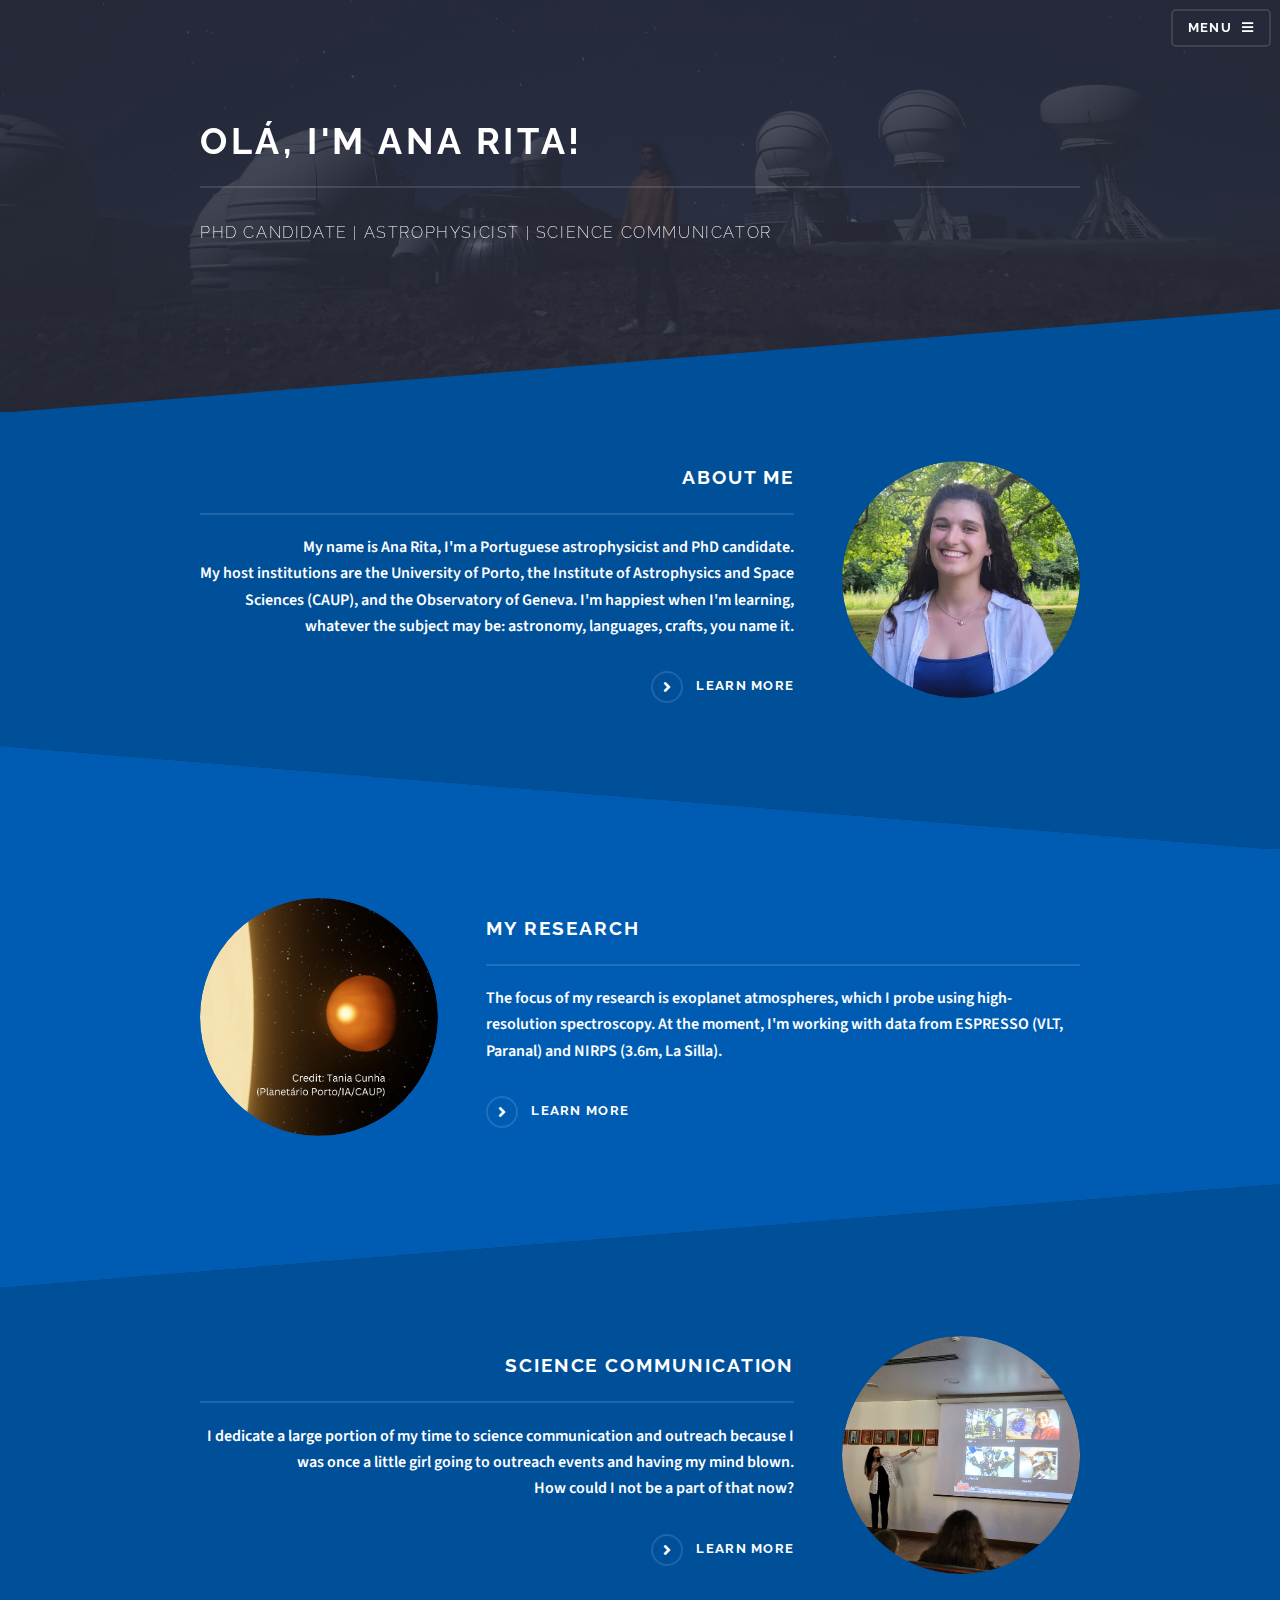
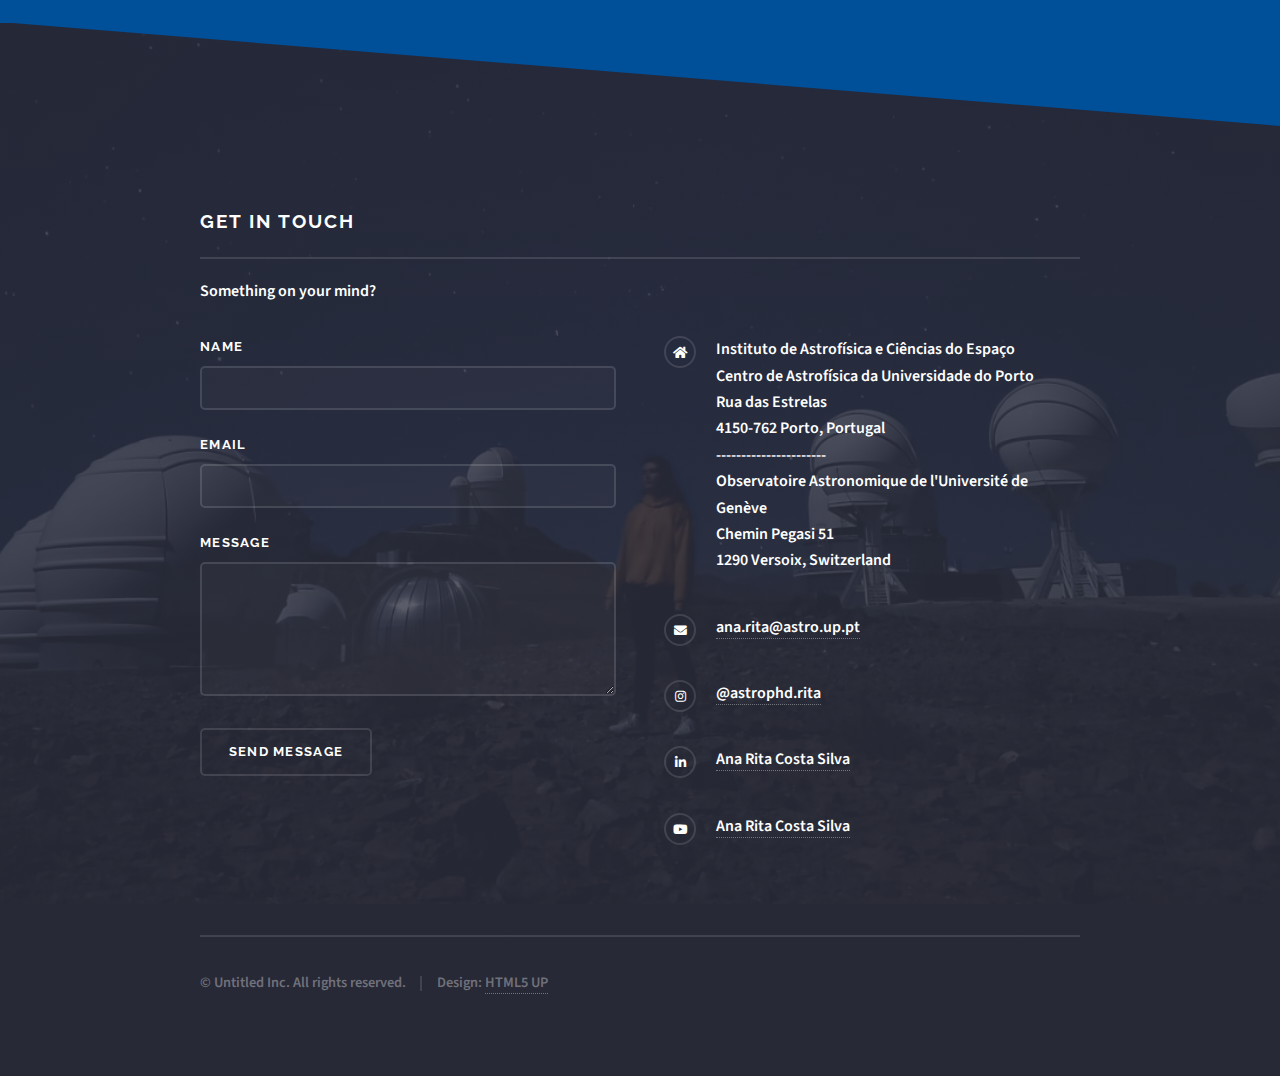
<file: index.html>
<!DOCTYPE HTML>
<!--
	Solid State by HTML5 UP
	html5up.net | @ajlkn
	Free for personal and commercial use under the CCA 3.0 license (html5up.net/license)
-->
<html>
	<head>
		<title>A. R. Costa Silva</title>
		<meta charset="utf-8" />
		<meta name="viewport" content="width=device-width, initial-scale=1, user-scalable=no" />
		<link rel="stylesheet" href="assets/css/main.css" />
		<noscript><link rel="stylesheet" href="assets/css/noscript.css" /></noscript>
	</head>
	<body class="is-preload">

		<!-- Page Wrapper -->
			<div id="page-wrapper">

				<!-- Header -->
					<header id="header" class="alt">
						<h1><a href="index.html">A. R. Costa Silva</a></h1>
						<nav>
							<a href="#menu">Menu</a>
						</nav>
					</header>

				<!-- Menu -->
					<nav id="menu">
						<div class="inner">
							<h2>Menu</h2>
							<ul class="links">
								<li><a href="index.html">Home</a></li>
								<li><a href="aboutme.html">About me</a></li>
								<li><a href="research.html">Research</a></li>
								<li><a href="outreach.html">Outreach</a></li>
								<!-- <li><a href="cv.html">CV</a></li> -->
								<!-- <li><a href="blog.html">Blog</a></li> -->

							</ul>
							<a href="#" class="close">Close</a>
						</div>
					</nav>

				<!-- Banner -->
					<section id="banner">
						<div class="inner">
<!--							<div class="logo"><span class="icon fa-gem"></span></div> -->
							<h2>Olá, I'm Ana Rita!</h2>
							<p> PhD candidate  |  Astrophysicist  |  Science communicator</p>
						</div>
					</section>

				<!-- Wrapper -->
					<section id="wrapper">

						<!-- One -->
							<section id="one" class="wrapper spotlight style1">
								<div class="inner">
									<a href="aboutme.html" class="image"><img src="images/headshot_square.png" alt="Profile photo of a brunette young woman, smilling at the camera." /></a>
									<div class="content">
										<h2 class="major"> <a href="aboutme.html"> About me </a></h2>
										<p>My name is Ana Rita, I'm a Portuguese astrophysicist and PhD candidate. <br> My host institutions are the University of Porto, the Institute of Astrophysics and Space Sciences (CAUP), and the Observatory of Geneva. I'm happiest when I'm learning, whatever the subject may be: astronomy, languages, crafts, you name it.</p>
										<a href="aboutme.html" class="special">Learn more</a>
									</div>
								</div>
							</section>

						<!-- Two -->
							<section id="two" class="wrapper alt spotlight style2">
								<div class="inner">
									<a href="research.html" class="image"><img src="images/research_square.png" alt="" /></a>
									<div class="content">
										<h2 href="research.html" class="major">My research</h2>
										<p>The focus of my research is exoplanet atmospheres, which I probe using high-resolution spectroscopy. At the moment, I'm working with data from ESPRESSO (VLT, Paranal) and NIRPS (3.6m, La Silla).</p>
										<a href="research.html" class="special">Learn more</a>
									</div>
								</div>
							</section>

						<!-- Three -->
							<section id="three" class="wrapper spotlight style3">
								<div class="inner">
									<a href="outreach.html" class="image"><img src="images/outreach_square.png" alt="" /></a>
									<div class="content">
										<h2 href="outreach.html" class="major">Science Communication</h2>
										<p> I dedicate a large portion of my time to science communication and outreach because I was once a little girl going to outreach events and having my mind blown. </br> How could I not be a part of that now?</p>
										<a href="outreach" class="special">Learn more</a>
									</div>
								</div>
							</section>

						<!-- Four -->
 						<!--	<section id="four" class="wrapper alt style1">
								<div class="inner">
									<h2 href="blog.html" class="major">Blog</h2>
									<p>Blog entries, about life and science.</p>
									<section class="features">
										<article>
											<a href="blog.html#WASP76-ESPRESSO" class="image"><img src="images/w76b_hotspot.jpg" alt="" /></a>
											<h3 href="blog.html#WASP76-ESPRESSO" class="major">Meet my child: WASP-76b</h3>
											<p>Some text.</p>
											<a href="blog.html#WASP76-ESPRESSO" class="special">Learn more</a>
										</article>
										
										<article>
											<a href="#" class="image"><img src="images/lasilla_square.jpg" alt="" /></a>
											<h3 class="major">Chilean Observatories</h3>
											<p>Text.</p>
											<a href="#" class="special">Learn more</a>
										</article>

									</section>
									<ul class="actions">
										<li><a href="#blog" class="button">Browse All</a></li>
									</ul>
								</div>
							</section>

					</section> -->

				<!-- Footer -->
					<section id="footer">
						<div class="inner">
							<h2 class="major">Get in touch</h2>
							<p>Something on your mind?</p>
							<form method="post" action="mailto:astroanarita@gmail.com">
								<div class="fields">
									<div class="field">
										<label for="name">Name</label>
										<input type="text" name="name" id="name" />
									</div>
									<div class="field">
										<label for="email">Email</label>
										<input type="email" name="email" id="email" />
									</div>
									<div class="field">
										<label for="message">Message</label>
										<textarea name="message" id="message" rows="4"></textarea>
									</div>
								</div>
								<ul class="actions">
									<li><input type="submit" value="Send Message" /></li>
								</ul>
							</form>
							<ul class="contact">
								<li class="icon solid fa-home">
									Instituto de Astrofísica e Ciências do Espaço<br />
									Centro de Astrofísica da Universidade do Porto <br />
									Rua das Estrelas <br />
									4150-762 Porto, Portugal<br />
									---------------------- <br />
									Observatoire Astronomique de l'Université de Genève<br />
									Chemin Pegasi 51<br />
									1290 Versoix, Switzerland
								</li>
<!--								<li class="icon solid fa-phone">(000) 000-0000</li> -->
								<li class="icon solid fa-envelope"><a href="#">ana.rita@astro.up.pt</a></li>
<!--								<li class="icon brands fa-twitter"><a href="#">twitter.com/untitled-tld</a></li> -->
								<li class="icon brands fa-instagram"><a href="https://instagram.com/astrophd.rita">@astrophd.rita</a></li>
								<li class="icon brands fa-linkedin-in"><a href="https://www.linkedin.com/in/anarcls/">Ana Rita Costa Silva</a></li>
								<li class="icon brands fa-youtube"><a href="https://www.youtube.com/@AstroPhDRita">Ana Rita Costa Silva</a></li>
							</ul>
							
							<ul class="copyright">
								<li>&copy; Untitled Inc. All rights reserved.</li><li>Design: <a href="http://html5up.net">HTML5 UP</a></li>
							</ul>
						</div>
					</section>

			</div>

		<!-- Scripts -->
			<script src="assets/js/jquery.min.js"></script>
			<script src="assets/js/jquery.scrollex.min.js"></script>
			<script src="assets/js/browser.min.js"></script>
			<script src="assets/js/breakpoints.min.js"></script>
			<script src="assets/js/util.js"></script>
			<script src="assets/js/main.js"></script>

	</body>
</html>
</file>
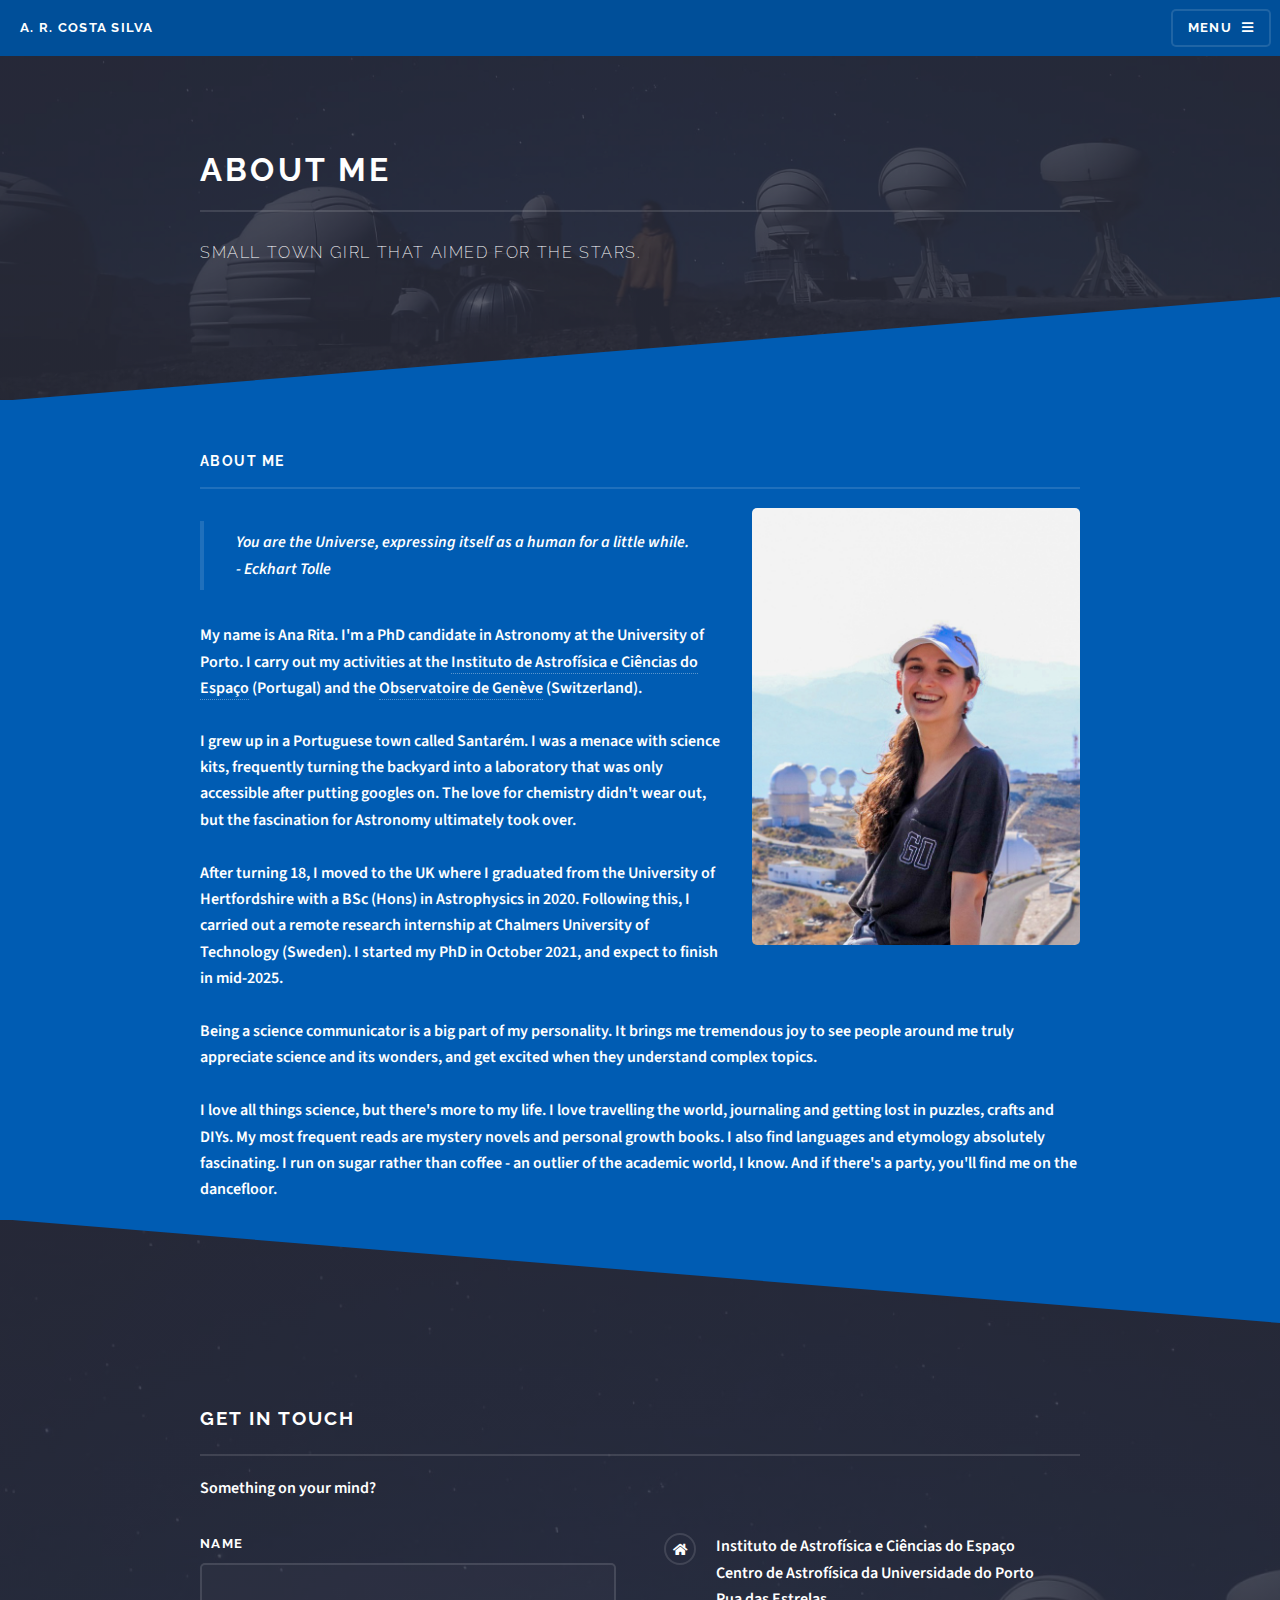
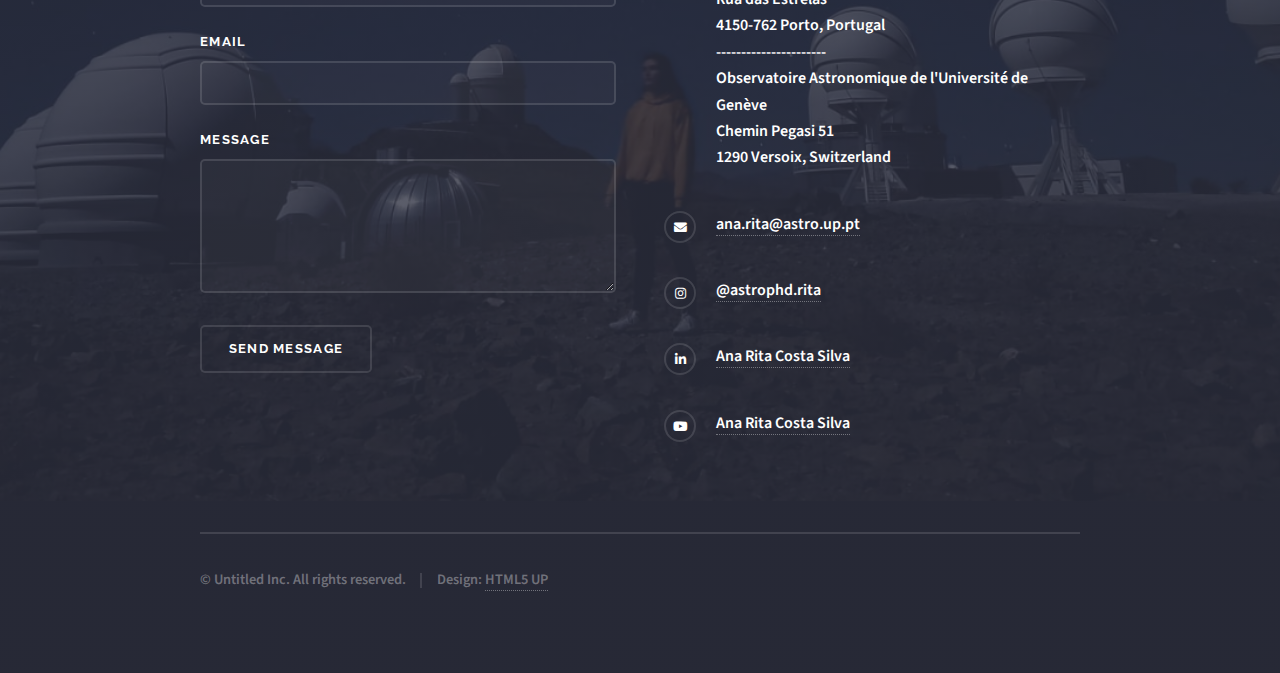
<file: aboutme.html>
<!DOCTYPE HTML>
<!--
	Solid State by HTML5 UP
	html5up.net | @ajlkn
	Free for personal and commercial use under the CCA 3.0 license (html5up.net/license)
-->
<html>
	<head>
		<title>A.R.C.S.: About Me</title>
		<meta charset="utf-8" />
		<meta name="viewport" content="width=device-width, initial-scale=1, user-scalable=no" />
		<link rel="stylesheet" href="assets/css/main.css" />
		<noscript><link rel="stylesheet" href="assets/css/noscript.css" /></noscript>
	</head>
	<body class="is-preload">

		<!-- Page Wrapper -->
			<div id="page-wrapper">

				<!-- Header -->
					<header id="header">
						<h1><a href="index.html">A. R. Costa Silva</a></h1>
						<nav>
							<a href="#menu">Menu</a>
						</nav>
					</header>

				<!-- Menu -->
					<nav id="menu">
						<div class="inner">
							<h2>Menu</h2>
							<ul class="links">
								<li><a href="index.html">Home</a></li>
								<li><a href="aboutme.html">About me</a></li>
								<li><a href="research.html">Research</a></li>
								<li><a href="outreach.html">Outreach</a></li>
								<!-- <li><a href="cv.html">CV</a></li> -->
								<!-- <li><a href="blog.html">Blog</a></li> -->
							</ul>
							<a href="#" class="close">Close</a>
						</div>
					</nav>

				<!-- Wrapper -->
					<section id="wrapper">
						<header>
							<div class="inner">
								<h2>About Me</h2>
								<p>Small town girl that aimed for the stars.</p>
							</div>
						</header>

						<!-- Content -->
							<div class="wrapper">
								<div class="inner">

									<h3 class="major"> About me </h3> 
									<p><span class="image right"><img src="images/aboutme_photo.png" alt="" /></span> </p>
									<blockquote>You are the Universe, expressing itself as a human for a little while. </br> <i>- Eckhart Tolle </i></blockquote>
									
									My name is Ana Rita. I'm a PhD candidate in Astronomy at the University of Porto.
								 	I carry out my activities at the <a href="https://iastro.pt">Instituto de Astrofísica e Ciências do Espaço</a> (Portugal) and the <a href="https://www.unige.ch/sciences/astro/en/about-us/astronomy-department/">Observatoire de Genève</a> (Switzerland).
 									<br />
									<br />
									I grew up in a Portuguese town called Santarém. I was a menace with science kits, frequently turning the backyard into a laboratory that was only accessible after putting googles on. The love for chemistry didn't wear out, but the fascination for Astronomy ultimately took over.
									<br />
									<br />
									After turning 18, I moved to the UK where I graduated from the University of Hertfordshire with a BSc (Hons) in Astrophysics in 2020. Following this, I carried out a remote research internship at Chalmers University of Technology (Sweden). I started my PhD in October 2021, and expect to finish in mid-2025.
									<br />
									<br />
									Being a science communicator is a big part of my personality. It brings me tremendous joy to see people around me truly appreciate science and its wonders, and get excited when they understand complex topics. 
									<br />
									<br />
									I love all things science, but there's more to my life. I love travelling the world, journaling and getting lost in puzzles, crafts and DIYs. My most frequent reads are mystery novels and personal growth books. I also find languages and etymology absolutely fascinating.
									I run on sugar rather than coffee - an outlier of the academic world, I know. And if there's a party, you'll find me on the dancefloor.


								</div>
							</div>

					</section>

				<!-- Footer -->
					<section id="footer">
						<div class="inner">
							<h2 class="major">Get in touch</h2>
							<p>Something on your mind?</p>
							<form method="post" action="#">
								<div class="fields">
									<div class="field">
										<label for="name">Name</label>
										<input type="text" name="name" id="name" />
									</div>
									<div class="field">
										<label for="email">Email</label>
										<input type="email" name="email" id="email" />
									</div>
									<div class="field">
										<label for="message">Message</label>
										<textarea name="message" id="message" rows="4"></textarea>
									</div>
								</div>
								<ul class="actions">
									<li><input type="submit" value="Send Message" /></li>
								</ul>
							</form>
							<ul class="contact">
								<li class="icon solid fa-home">
									Instituto de Astrofísica e Ciências do Espaço<br />
									Centro de Astrofísica da Universidade do Porto <br />
									Rua das Estrelas <br />
									4150-762 Porto, Portugal<br />
									---------------------- <br />
									Observatoire Astronomique de l'Université de Genève<br />
									Chemin Pegasi 51<br />
									1290 Versoix, Switzerland
								</li>
<!--								<li class="icon solid fa-phone">(000) 000-0000</li> -->
								<li class="icon solid fa-envelope"><a href="#">ana.rita@astro.up.pt</a></li>
<!--								<li class="icon brands fa-twitter"><a href="#">twitter.com/untitled-tld</a></li> -->
								<li class="icon brands fa-instagram"><a href="https://instagram.com/astrophd.rita">@astrophd.rita</a></li>
								<li class="icon brands fa-linkedin-in"><a href="https://www.linkedin.com/in/anarcls/">Ana Rita Costa Silva</a></li>
								<li class="icon brands fa-youtube"><a href="https://www.youtube.com/@AstroPhDRita">Ana Rita Costa Silva</a></li>
							</ul>
							<ul class="copyright">
								<li>&copy; Untitled Inc. All rights reserved.</li><li>Design: <a href="http://html5up.net">HTML5 UP</a></li>
							</ul>
						</div>
					</section>

			</div>
		<!-- Scripts -->
			<script src="assets/js/jquery.min.js"></script>
			<script src="assets/js/jquery.scrollex.min.js"></script>
			<script src="assets/js/browser.min.js"></script>
			<script src="assets/js/breakpoints.min.js"></script>
			<script src="assets/js/util.js"></script>
			<script src="assets/js/main.js"></script>

	</body>
</html>
</file>
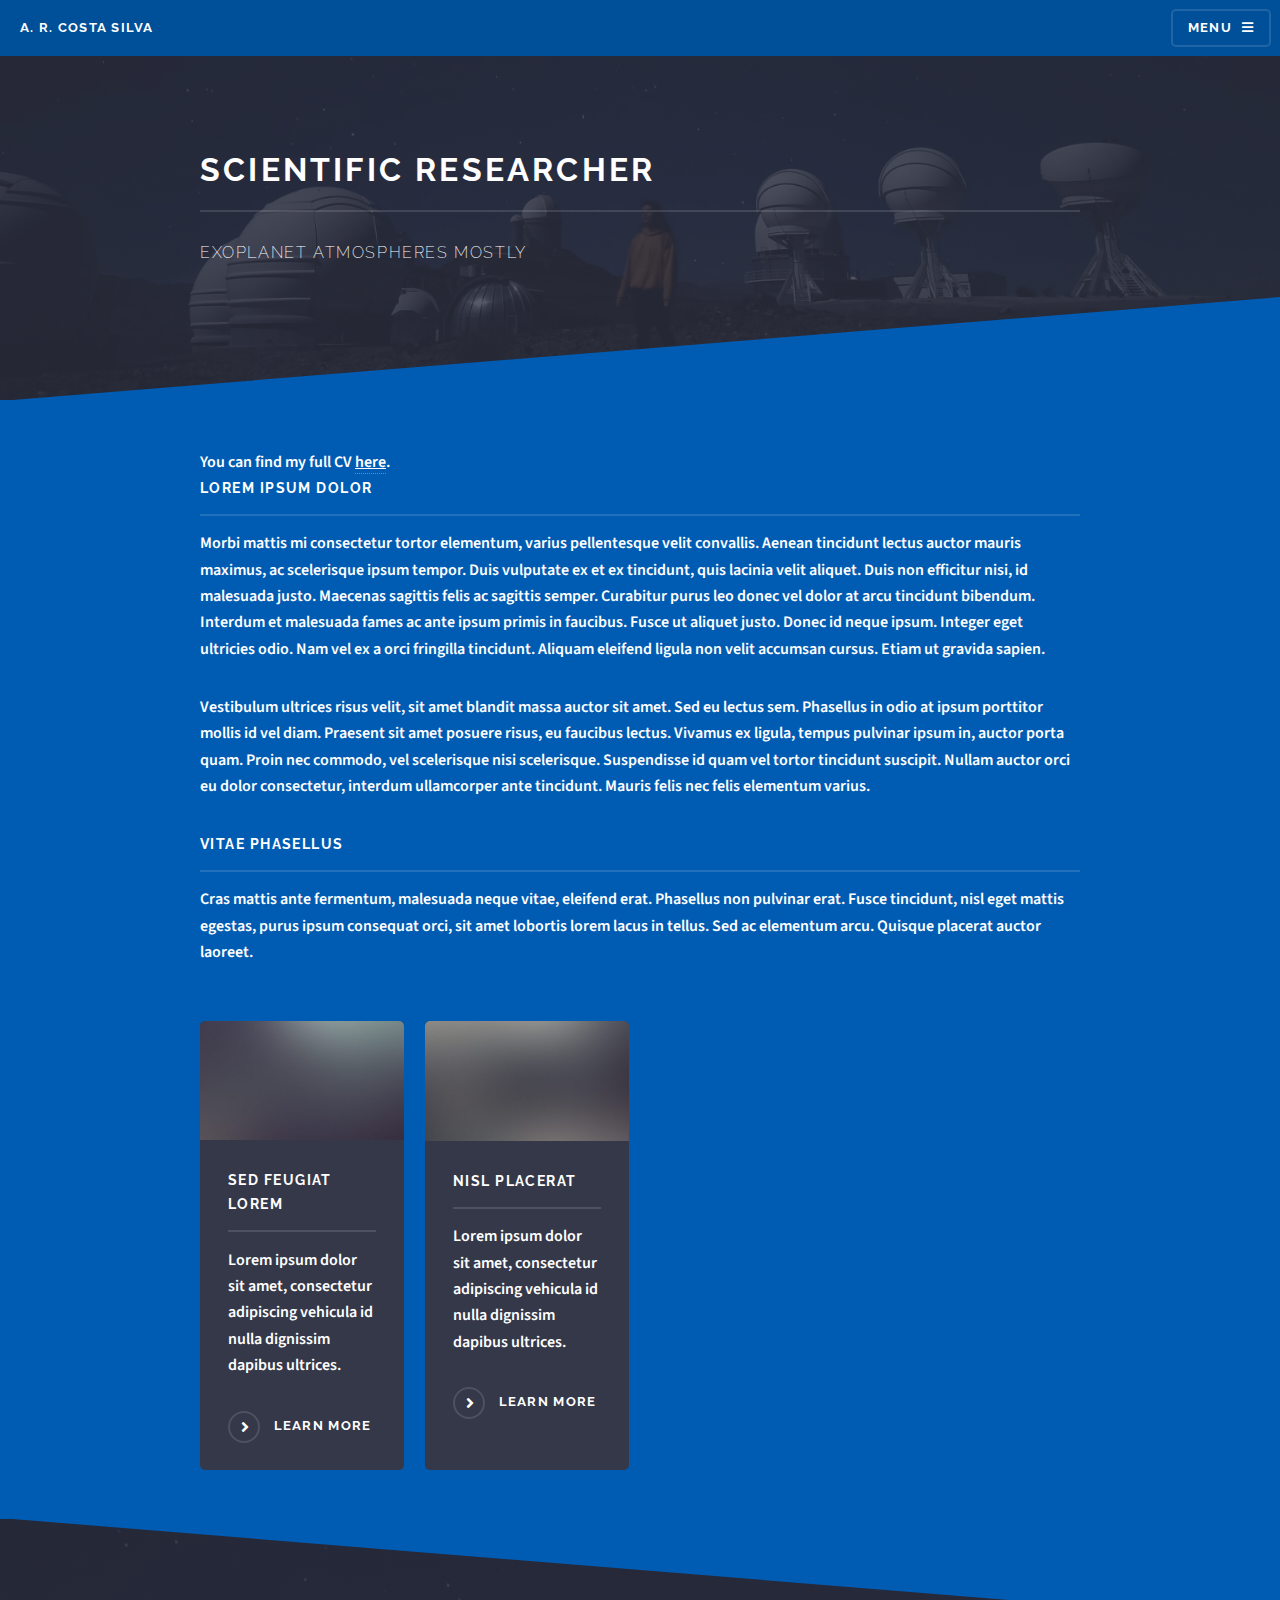
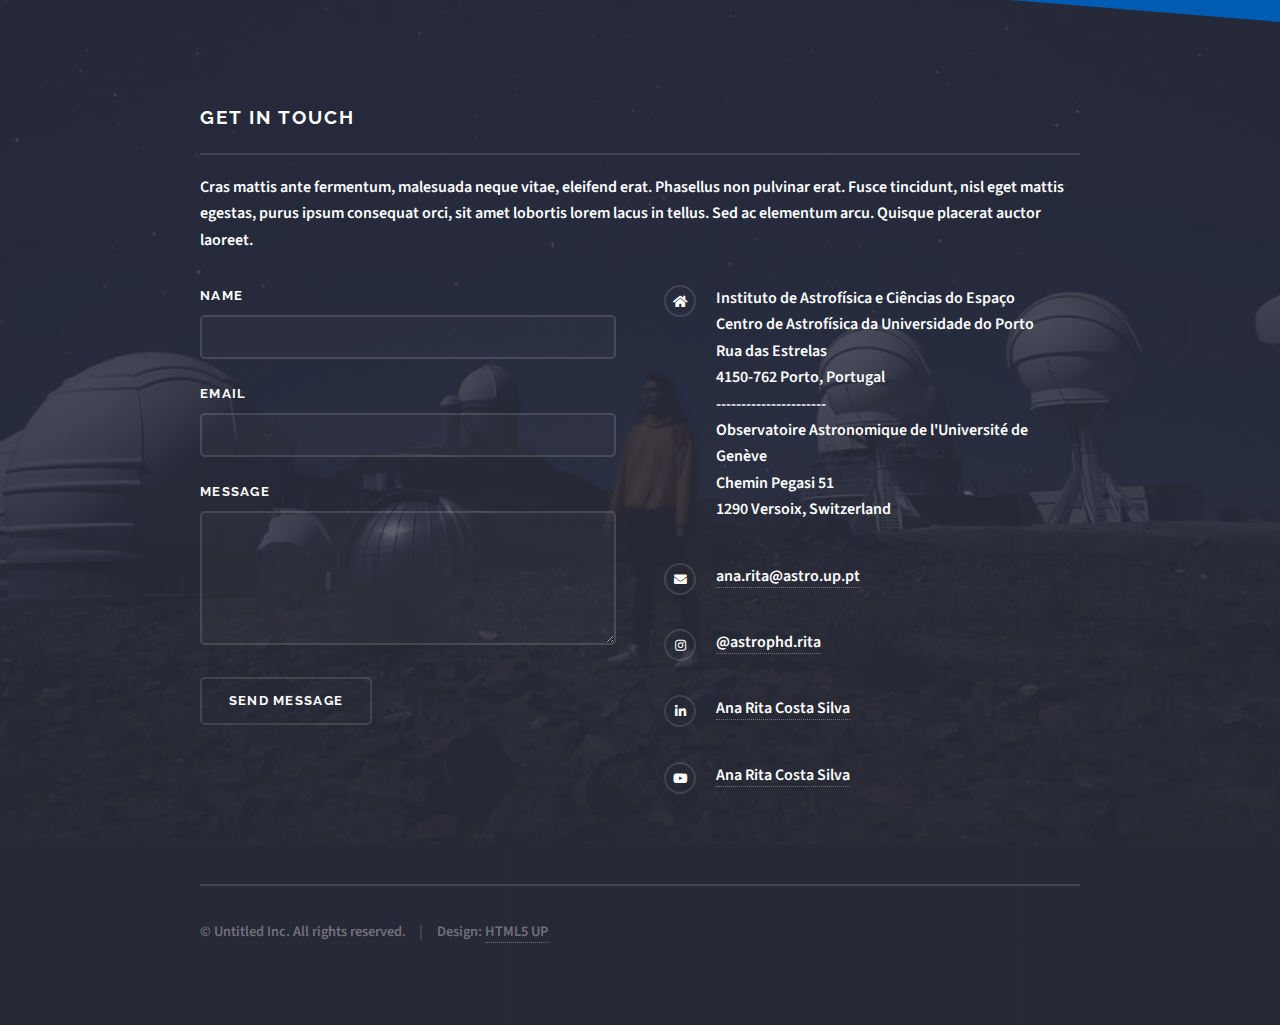
<file: blog.html>
<!DOCTYPE HTML>
<!--
	Solid State by HTML5 UP
	html5up.net | @ajlkn
	Free for personal and commercial use under the CCA 3.0 license (html5up.net/license)
-->
<html>
	<head>
		<title>A.R.C.S.: Research</title>
		<meta charset="utf-8" />
		<meta name="viewport" content="width=device-width, initial-scale=1, user-scalable=no" />
		<link rel="stylesheet" href="assets/css/main.css" />
		<noscript><link rel="stylesheet" href="assets/css/noscript.css" /></noscript>
	</head>
	<body class="is-preload">

		<!-- Page Wrapper -->
			<div id="page-wrapper">

				<!-- Header -->
					<header id="header">
						<h1><a href="index.html">A. R. Costa Silva</a></h1>
						<nav>
							<a href="#menu">Menu</a>
						</nav>
					</header>

				<!-- Menu -->
					<nav id="menu">
						<div class="inner">
							<h2>Menu</h2>
							<ul class="links">
								<li><a href="index.html">Home</a></li>
								<li><a href="aboutme.html">About me</a></li>
								<li><a href="research.html">Research</a></li>
								<li><a href="outreach.html">Outreach</a></li>
								<li><a href="blog.html">Blog</a></li>
							</ul>
							<a href="#" class="close">Close</a>
						</div>
					</nav>

				<!-- Wrapper -->
					<section id="wrapper">
						<header>
							<div class="inner">
								<h2>Scientific Researcher</h2>
								<p>Exoplanet atmospheres mostly</p>
							</div>
						</header>

						<!-- Content -->
							<div class="wrapper">
								<div class="inner">

									You can find my full CV <a href=cv.html><u>here</u></a>.
									<h3 class="major">Lorem ipsum dolor</h3>
									<p>Morbi mattis mi consectetur tortor elementum, varius pellentesque velit convallis. Aenean tincidunt lectus auctor mauris maximus, ac scelerisque ipsum tempor. Duis vulputate ex et ex tincidunt, quis lacinia velit aliquet. Duis non efficitur nisi, id malesuada justo. Maecenas sagittis felis ac sagittis semper. Curabitur purus leo donec vel dolor at arcu tincidunt bibendum. Interdum et malesuada fames ac ante ipsum primis in faucibus. Fusce ut aliquet justo. Donec id neque ipsum. Integer eget ultricies odio. Nam vel ex a orci fringilla tincidunt. Aliquam eleifend ligula non velit accumsan cursus. Etiam ut gravida sapien.</p>

									<p>Vestibulum ultrices risus velit, sit amet blandit massa auctor sit amet. Sed eu lectus sem. Phasellus in odio at ipsum porttitor mollis id vel diam. Praesent sit amet posuere risus, eu faucibus lectus. Vivamus ex ligula, tempus pulvinar ipsum in, auctor porta quam. Proin nec commodo, vel scelerisque nisi scelerisque. Suspendisse id quam vel tortor tincidunt suscipit. Nullam auctor orci eu dolor consectetur, interdum ullamcorper ante tincidunt. Mauris felis nec felis elementum varius.</p>

									<h3 class="major">Vitae phasellus</h3>
									<p>Cras mattis ante fermentum, malesuada neque vitae, eleifend erat. Phasellus non pulvinar erat. Fusce tincidunt, nisl eget mattis egestas, purus ipsum consequat orci, sit amet lobortis lorem lacus in tellus. Sed ac elementum arcu. Quisque placerat auctor laoreet.</p>

									<section class="features">
										<article>
											<a href="#" class="image"><img src="images/pic04.jpg" alt="" /></a>
											<h3 class="major">Sed feugiat lorem</h3>
											<p>Lorem ipsum dolor sit amet, consectetur adipiscing vehicula id nulla dignissim dapibus ultrices.</p>
											<a href="#" class="special">Learn more</a>
										</article>
										<article>
											<a href="#" class="image"><img src="images/pic05.jpg" alt="" /></a>
											<h3 class="major">Nisl placerat</h3>
											<p>Lorem ipsum dolor sit amet, consectetur adipiscing vehicula id nulla dignissim dapibus ultrices.</p>
											<a href="#" class="special">Learn more</a>
										</article>
									</section>

								</div>
							</div>

					</section>

				<!-- Footer -->
					<section id="footer">
						<div class="inner">
							<h2 class="major">Get in touch</h2>
							<p>Cras mattis ante fermentum, malesuada neque vitae, eleifend erat. Phasellus non pulvinar erat. Fusce tincidunt, nisl eget mattis egestas, purus ipsum consequat orci, sit amet lobortis lorem lacus in tellus. Sed ac elementum arcu. Quisque placerat auctor laoreet.</p>
							<form method="post" action="#">
								<div class="fields">
									<div class="field">
										<label for="name">Name</label>
										<input type="text" name="name" id="name" />
									</div>
									<div class="field">
										<label for="email">Email</label>
										<input type="email" name="email" id="email" />
									</div>
									<div class="field">
										<label for="message">Message</label>
										<textarea name="message" id="message" rows="4"></textarea>
									</div>
								</div>
								<ul class="actions">
									<li><input type="submit" value="Send Message" /></li>
								</ul>
							</form>
							<ul class="contact">
								<li class="icon solid fa-home">
									Instituto de Astrofísica e Ciências do Espaço<br />
									Centro de Astrofísica da Universidade do Porto <br />
									Rua das Estrelas <br />
									4150-762 Porto, Portugal<br />
									---------------------- <br />
									Observatoire Astronomique de l'Université de Genève<br />
									Chemin Pegasi 51<br />
									1290 Versoix, Switzerland
								</li>
<!--								<li class="icon solid fa-phone">(000) 000-0000</li> -->
								<li class="icon solid fa-envelope"><a href="#">ana.rita@astro.up.pt</a></li>
<!--								<li class="icon brands fa-twitter"><a href="#">twitter.com/untitled-tld</a></li> -->
								<li class="icon brands fa-instagram"><a href="https://instagram.com/astrophd.rita">@astrophd.rita</a></li>
								<li class="icon brands fa-linkedin-in"><a href="https://www.linkedin.com/in/anarcls/">Ana Rita Costa Silva</a></li>
								<li class="icon brands fa-youtube"><a href="https://www.youtube.com/@AstroPhDRita">Ana Rita Costa Silva</a></li>
							</ul>
							<ul class="copyright">
								<li>&copy; Untitled Inc. All rights reserved.</li><li>Design: <a href="http://html5up.net">HTML5 UP</a></li>
							</ul>
						</div>
					</section>

			</div>

		<!-- Scripts -->
			<script src="assets/js/jquery.min.js"></script>
			<script src="assets/js/jquery.scrollex.min.js"></script>
			<script src="assets/js/browser.min.js"></script>
			<script src="assets/js/breakpoints.min.js"></script>
			<script src="assets/js/util.js"></script>
			<script src="assets/js/main.js"></script>

	</body>
</html>
</file>
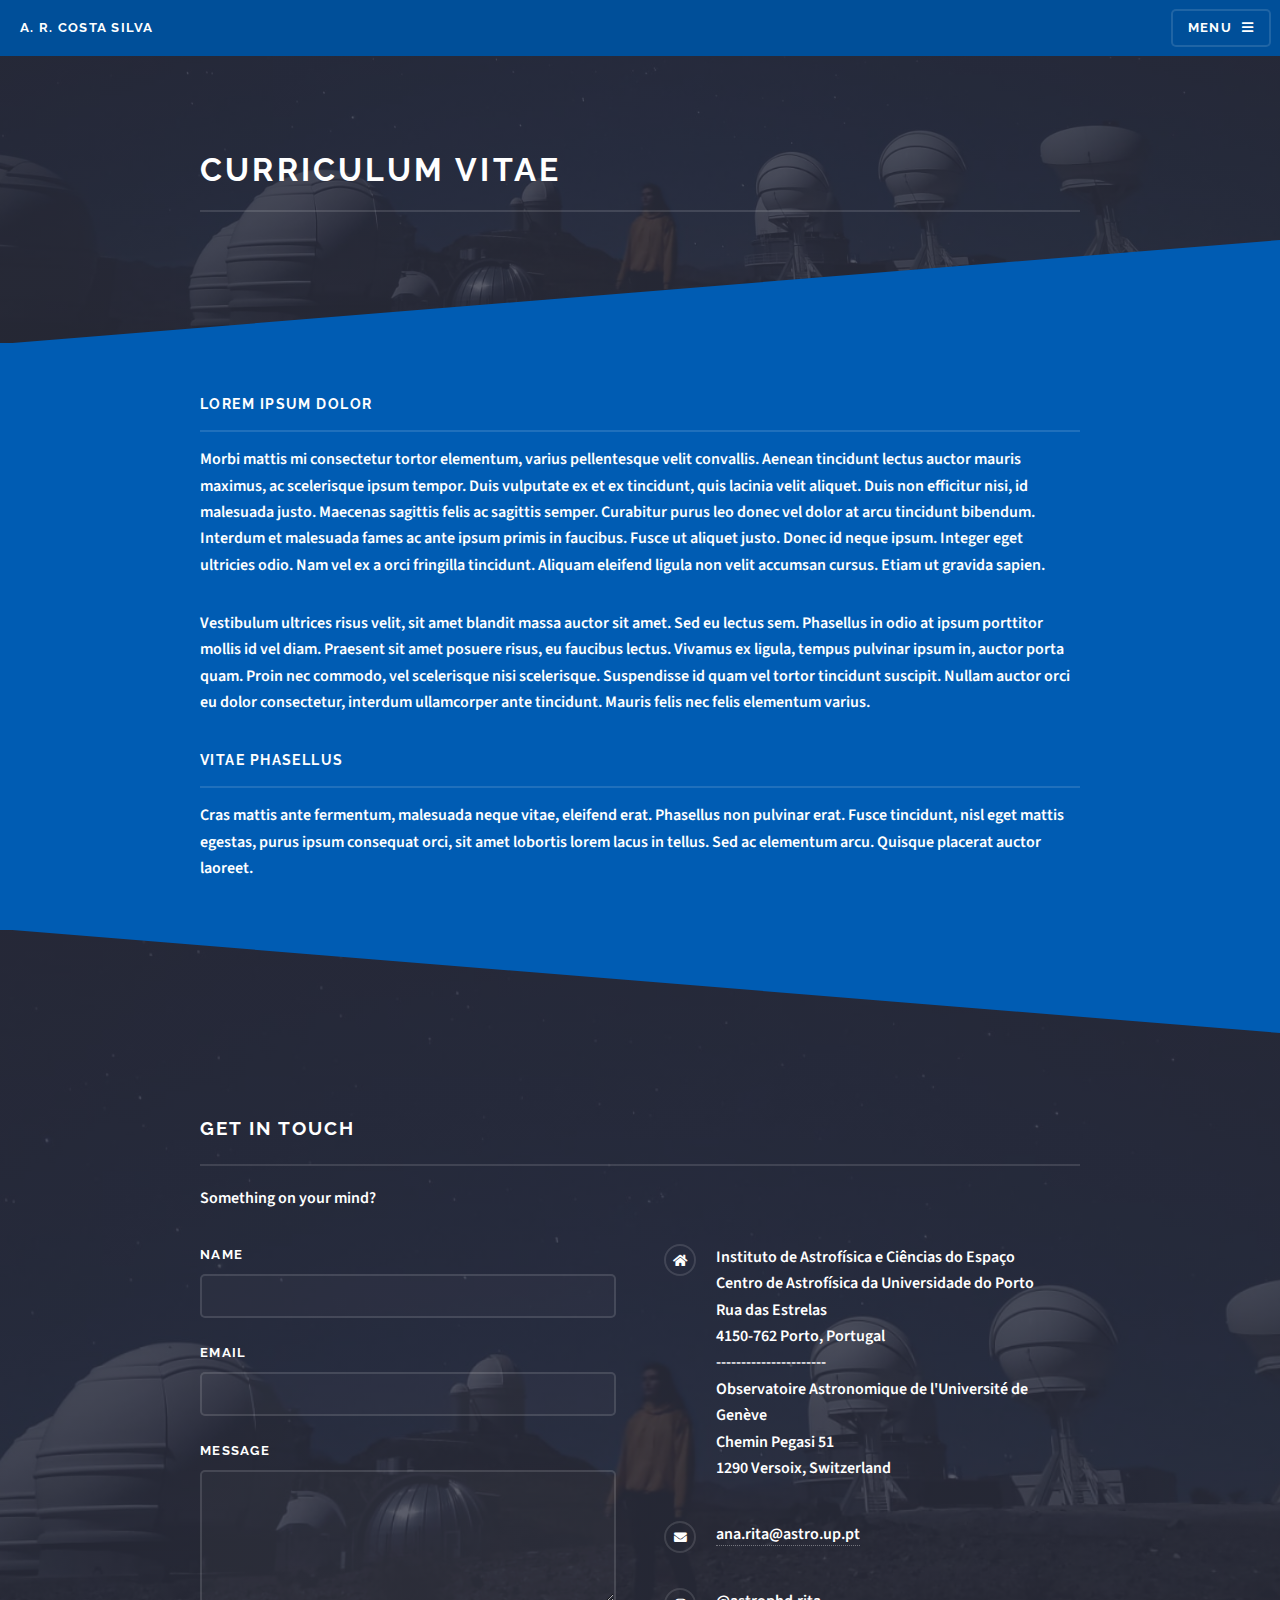
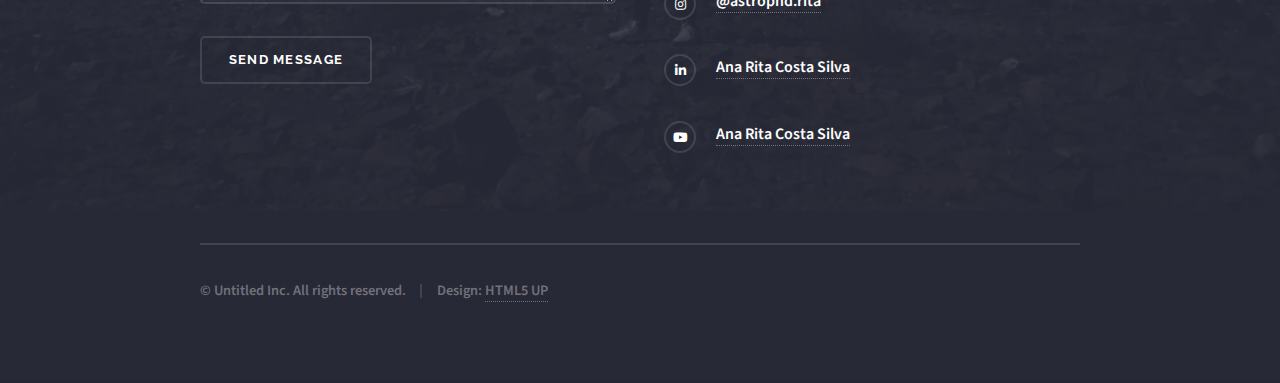
<file: cv.html>
<!DOCTYPE HTML>
<!--
	Solid State by HTML5 UP
	html5up.net | @ajlkn
	Free for personal and commercial use under the CCA 3.0 license (html5up.net/license)
-->
<html>
	<head>
		<title>A.R.C.S.: Full CV</title>
		<meta charset="utf-8" />
		<meta name="viewport" content="width=device-width, initial-scale=1, user-scalable=no" />
		<link rel="stylesheet" href="assets/css/main.css" />
		<noscript><link rel="stylesheet" href="assets/css/noscript.css" /></noscript>
	</head>
	<body class="is-preload">

		<!-- Page Wrapper -->
			<div id="page-wrapper">

				<!-- Header -->
					<header id="header">
						<h1><a href="index.html">A. R. Costa Silva</a></h1>
						<nav>
							<a href="#menu">Menu</a>
						</nav>
					</header>

				<!-- Menu -->
					<nav id="menu">
						<div class="inner">
							<h2>Menu</h2>
							<ul class="links">
								<li><a href="index.html">Home</a></li>
								<li><a href="aboutme.html">About me</a></li>
								<li><a href="research.html">Research</a></li>
								<li><a href="outreach.html">Outreach</a></li>
								<!-- <li><a href="cv.html">CV</a></li> -->
								<!-- <li><a href="blog.html">Blog</a></li> -->
							</ul>
							<a href="#" class="close">Close</a>
						</div>
					</nav>

				<!-- Wrapper -->
					<section id="wrapper">
						<header>
							<div class="inner">
								<h2>Curriculum Vitae</h2>
								<p> </p>
							</div>
						</header>

						<!-- Content -->
							<div class="wrapper">
								<div class="inner">

									<h3 class="major">Lorem ipsum dolor</h3>
									<p>Morbi mattis mi consectetur tortor elementum, varius pellentesque velit convallis. Aenean tincidunt lectus auctor mauris maximus, ac scelerisque ipsum tempor. Duis vulputate ex et ex tincidunt, quis lacinia velit aliquet. Duis non efficitur nisi, id malesuada justo. Maecenas sagittis felis ac sagittis semper. Curabitur purus leo donec vel dolor at arcu tincidunt bibendum. Interdum et malesuada fames ac ante ipsum primis in faucibus. Fusce ut aliquet justo. Donec id neque ipsum. Integer eget ultricies odio. Nam vel ex a orci fringilla tincidunt. Aliquam eleifend ligula non velit accumsan cursus. Etiam ut gravida sapien.</p>

									<p>Vestibulum ultrices risus velit, sit amet blandit massa auctor sit amet. Sed eu lectus sem. Phasellus in odio at ipsum porttitor mollis id vel diam. Praesent sit amet posuere risus, eu faucibus lectus. Vivamus ex ligula, tempus pulvinar ipsum in, auctor porta quam. Proin nec commodo, vel scelerisque nisi scelerisque. Suspendisse id quam vel tortor tincidunt suscipit. Nullam auctor orci eu dolor consectetur, interdum ullamcorper ante tincidunt. Mauris felis nec felis elementum varius.</p>

									<h3 class="major">Vitae phasellus</h3>
									<p>Cras mattis ante fermentum, malesuada neque vitae, eleifend erat. Phasellus non pulvinar erat. Fusce tincidunt, nisl eget mattis egestas, purus ipsum consequat orci, sit amet lobortis lorem lacus in tellus. Sed ac elementum arcu. Quisque placerat auctor laoreet.</p>



								</div>
							</div>

					</section>

				<!-- Footer -->
					<section id="footer">
						<div class="inner">
							<h2 class="major">Get in touch</h2>
							<p>Something on your mind?</p>
							<form method="post" action="#">
								<div class="fields">
									<div class="field">
										<label for="name">Name</label>
										<input type="text" name="name" id="name" />
									</div>
									<div class="field">
										<label for="email">Email</label>
										<input type="email" name="email" id="email" />
									</div>
									<div class="field">
										<label for="message">Message</label>
										<textarea name="message" id="message" rows="4"></textarea>
									</div>
								</div>
								<ul class="actions">
									<li><input type="submit" value="Send Message" /></li>
								</ul>
							</form>
							<ul class="contact">
								<li class="icon solid fa-home">
									Instituto de Astrofísica e Ciências do Espaço<br />
									Centro de Astrofísica da Universidade do Porto <br />
									Rua das Estrelas <br />
									4150-762 Porto, Portugal<br />
									---------------------- <br />
									Observatoire Astronomique de l'Université de Genève<br />
									Chemin Pegasi 51<br />
									1290 Versoix, Switzerland
								</li>
<!--								<li class="icon solid fa-phone">(000) 000-0000</li> -->
								<li class="icon solid fa-envelope"><a href="#">ana.rita@astro.up.pt</a></li>
<!--								<li class="icon brands fa-twitter"><a href="#">twitter.com/untitled-tld</a></li> -->
								<li class="icon brands fa-instagram"><a href="https://instagram.com/astrophd.rita">@astrophd.rita</a></li>
								<li class="icon brands fa-linkedin-in"><a href="https://www.linkedin.com/in/anarcls/">Ana Rita Costa Silva</a></li>
								<li class="icon brands fa-youtube"><a href="https://www.youtube.com/@AstroPhDRita">Ana Rita Costa Silva</a></li>
							</ul>
							<ul class="copyright">
								<li>&copy; Untitled Inc. All rights reserved.</li><li>Design: <a href="http://html5up.net">HTML5 UP</a></li>
							</ul>
						</div>
					</section>

			</div>

		<!-- Scripts -->
			<script src="assets/js/jquery.min.js"></script>
			<script src="assets/js/jquery.scrollex.min.js"></script>
			<script src="assets/js/browser.min.js"></script>
			<script src="assets/js/breakpoints.min.js"></script>
			<script src="assets/js/util.js"></script>
			<script src="assets/js/main.js"></script>

	</body>
</html>
</file>
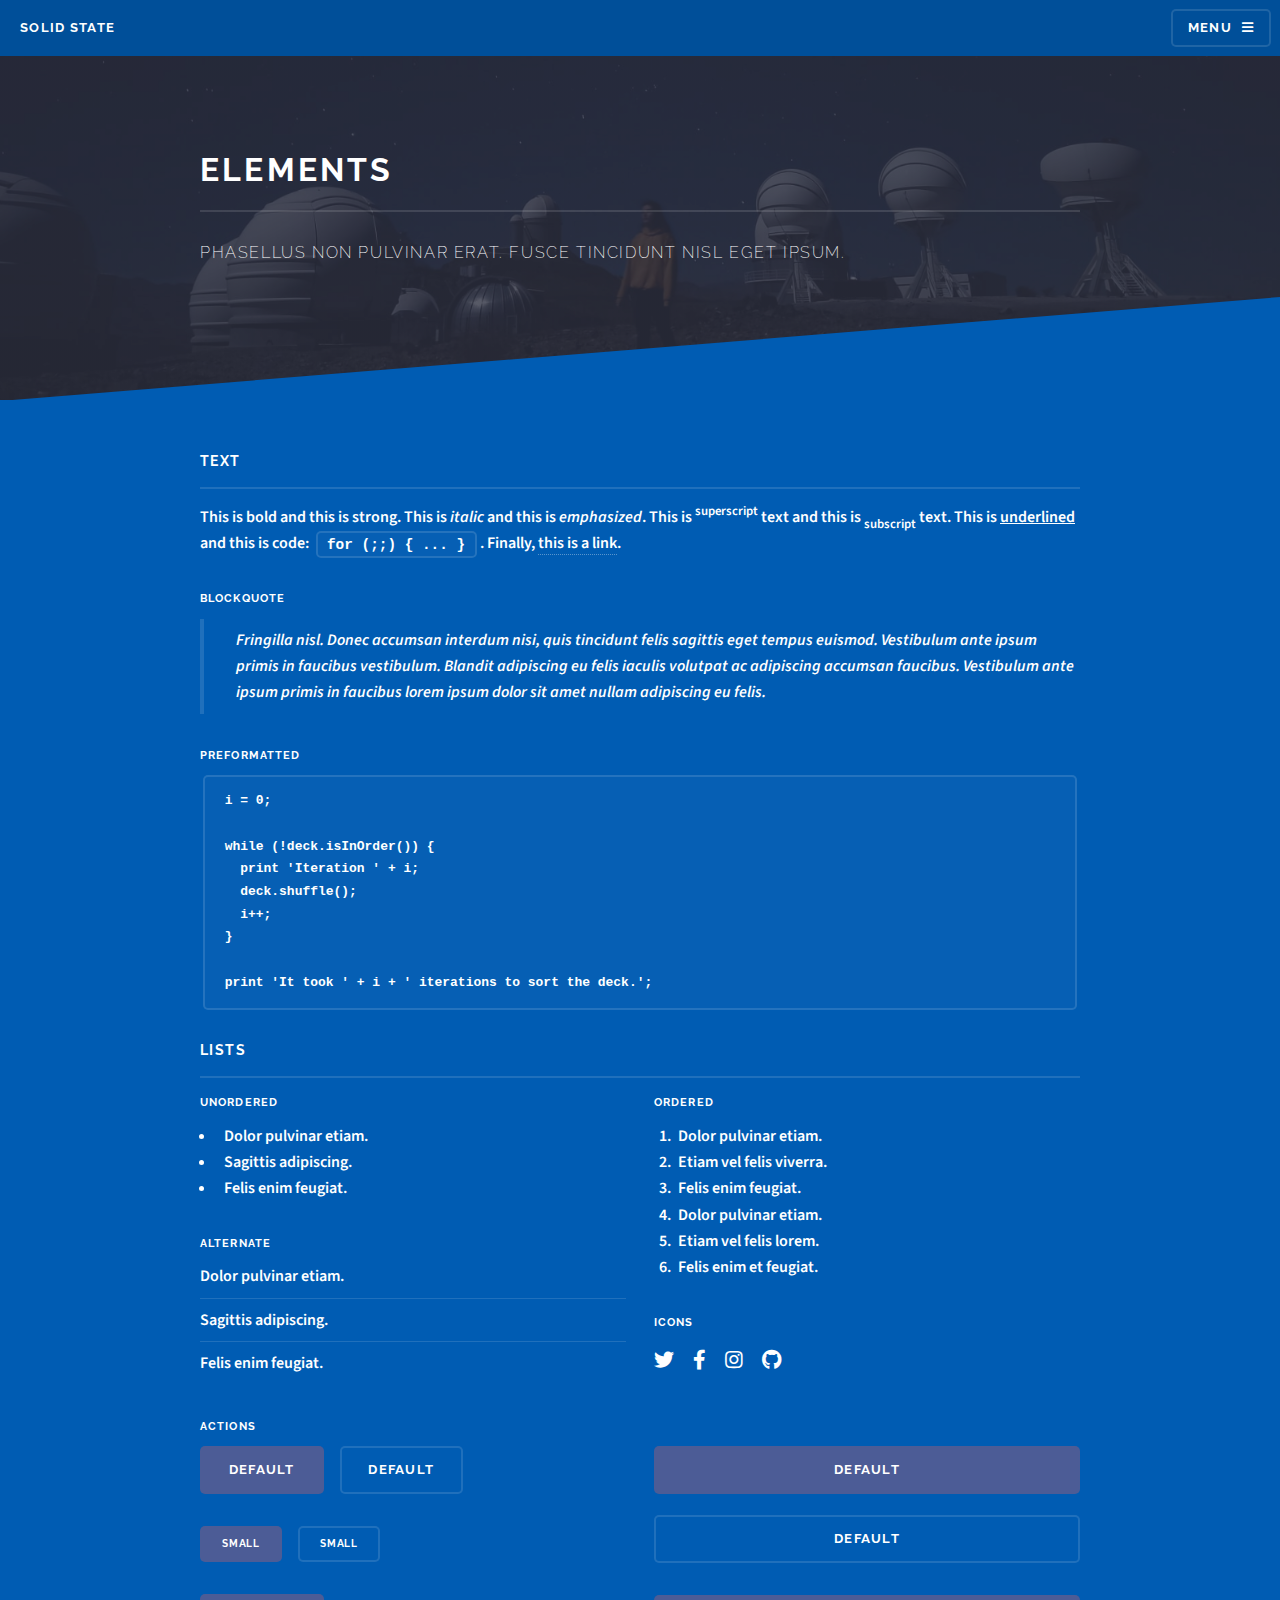
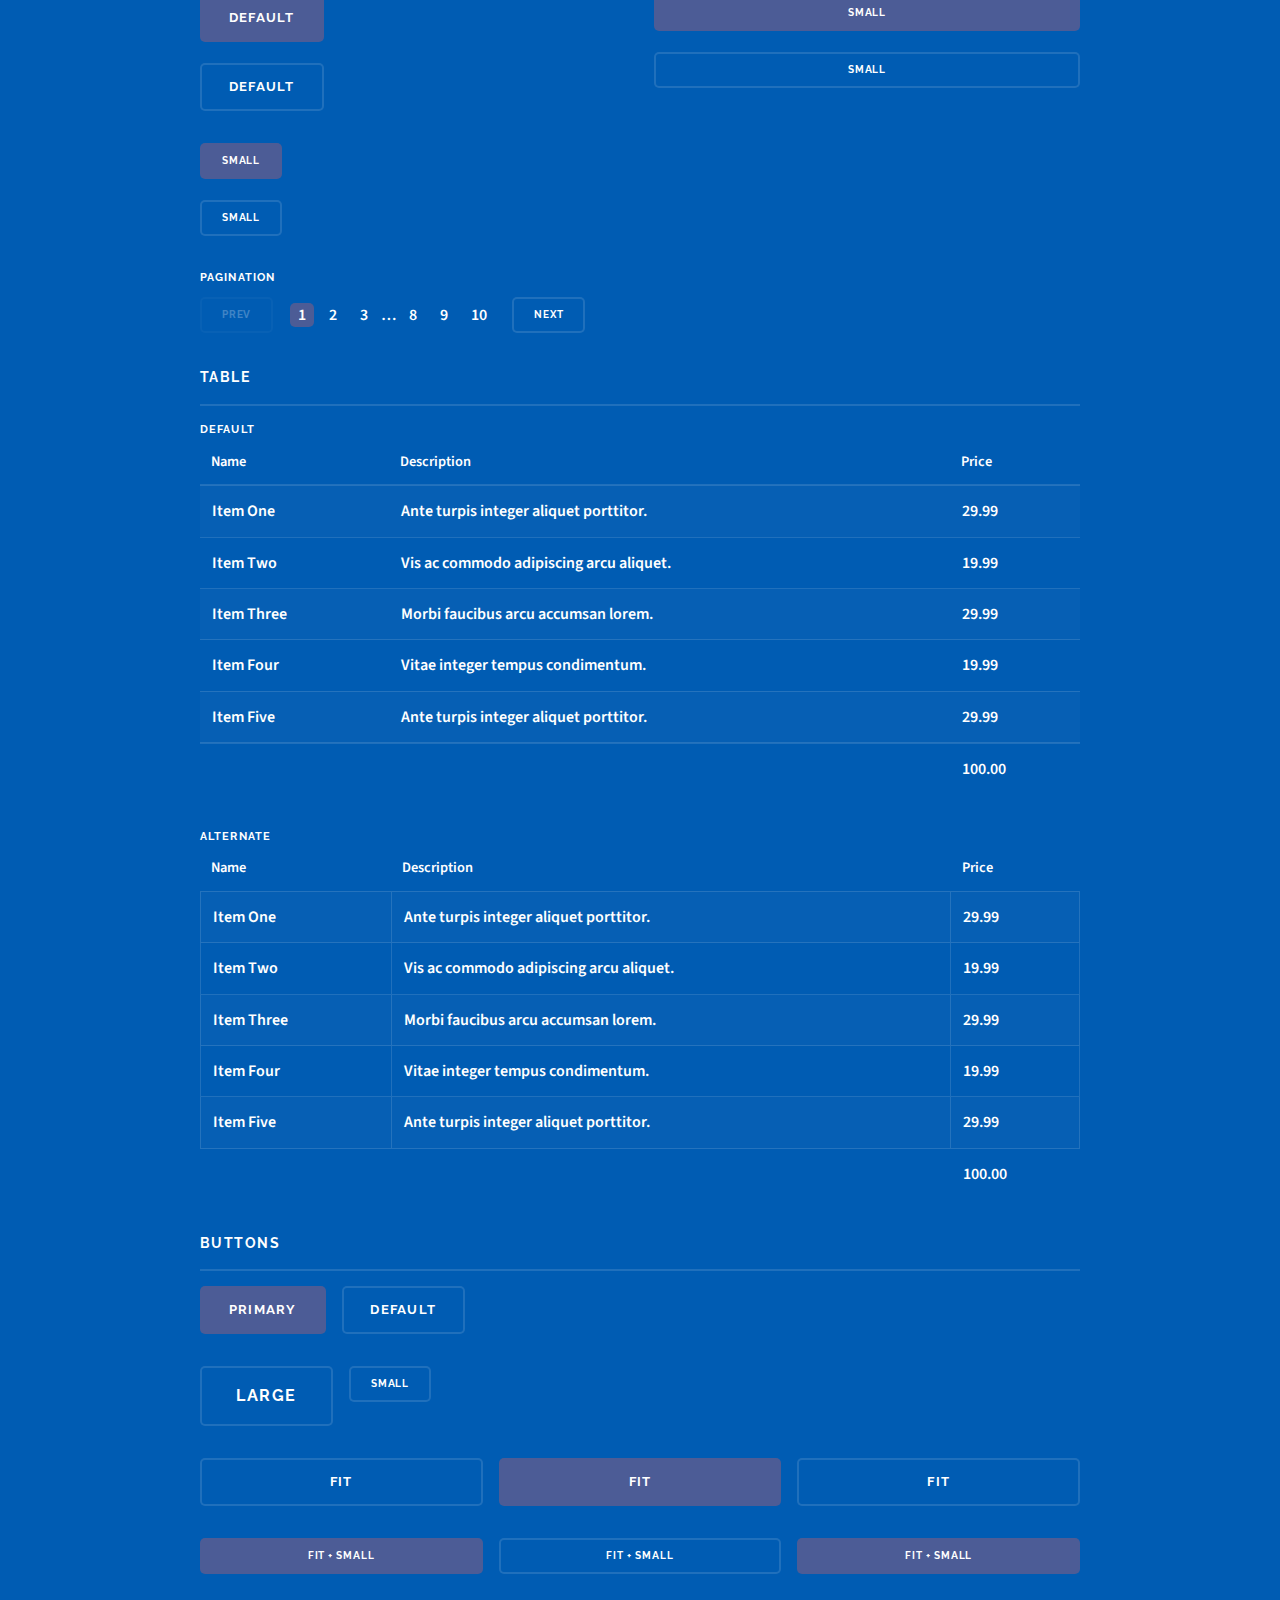
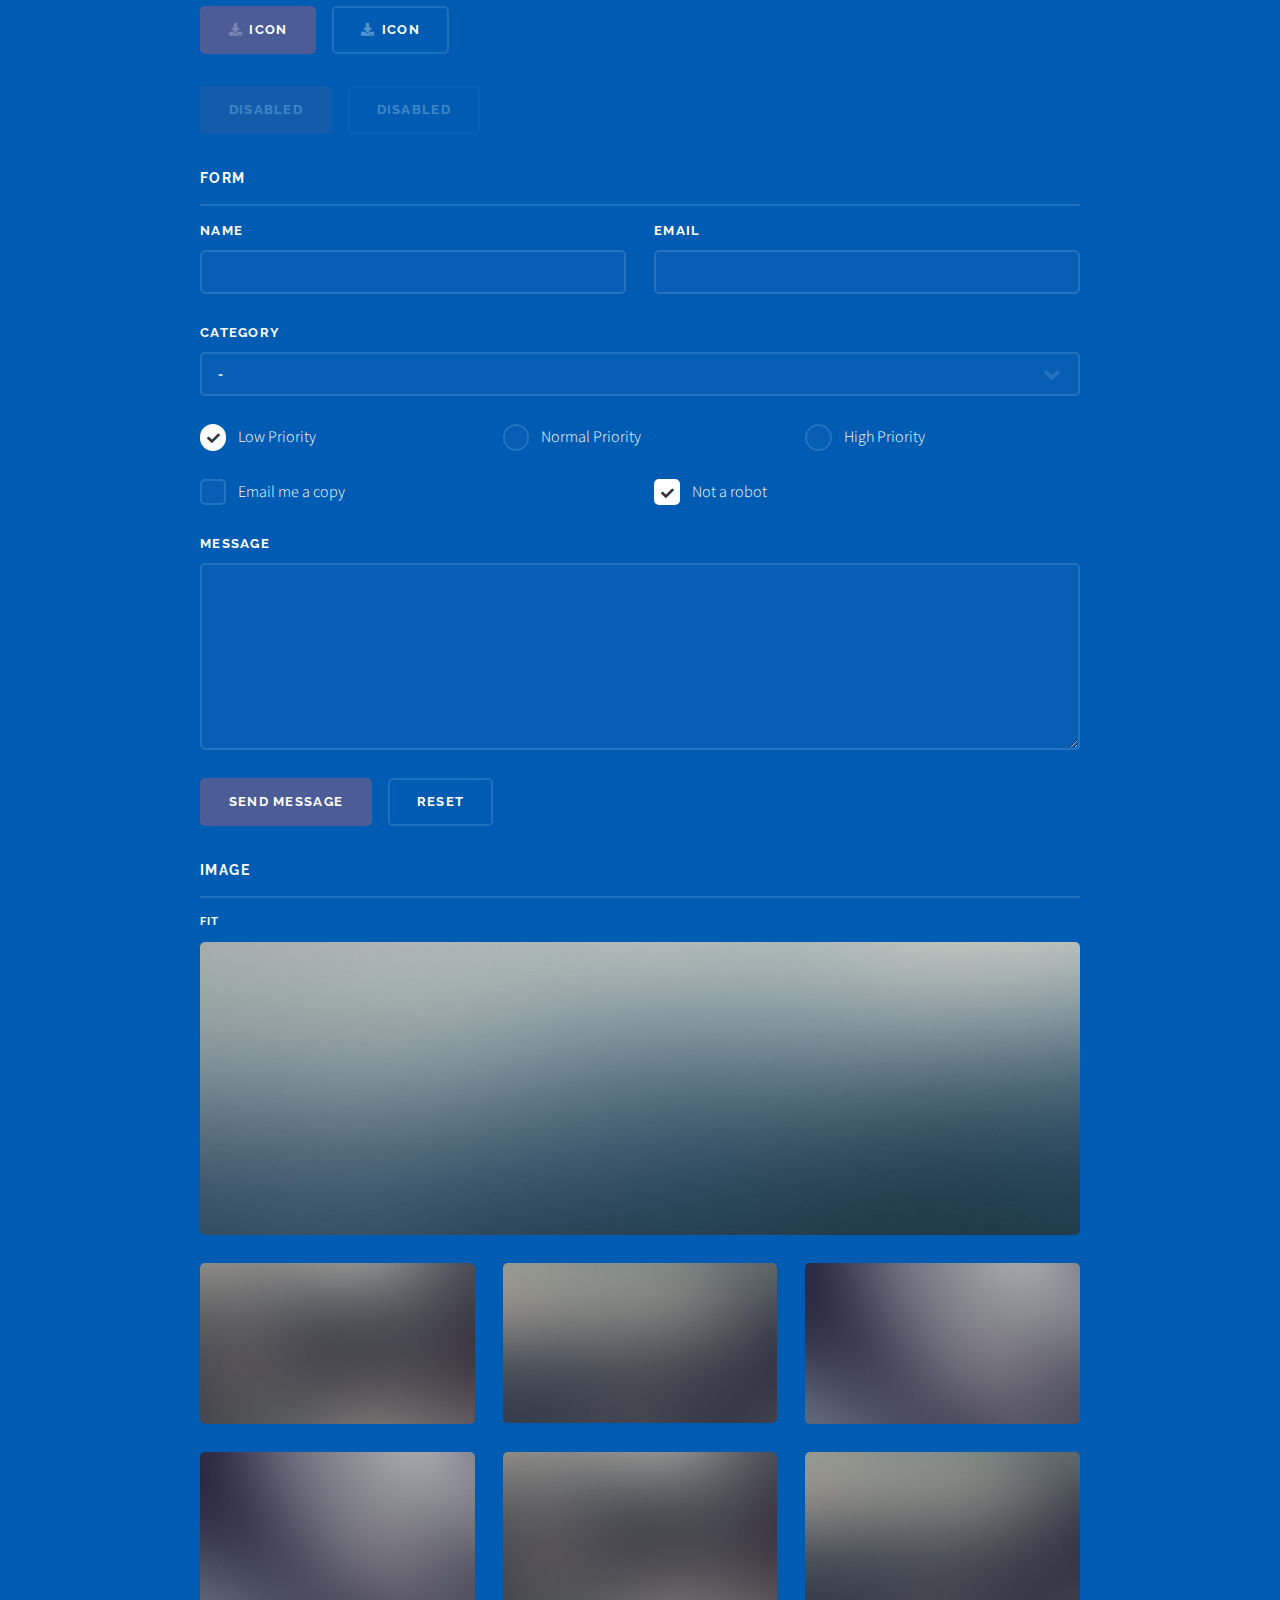
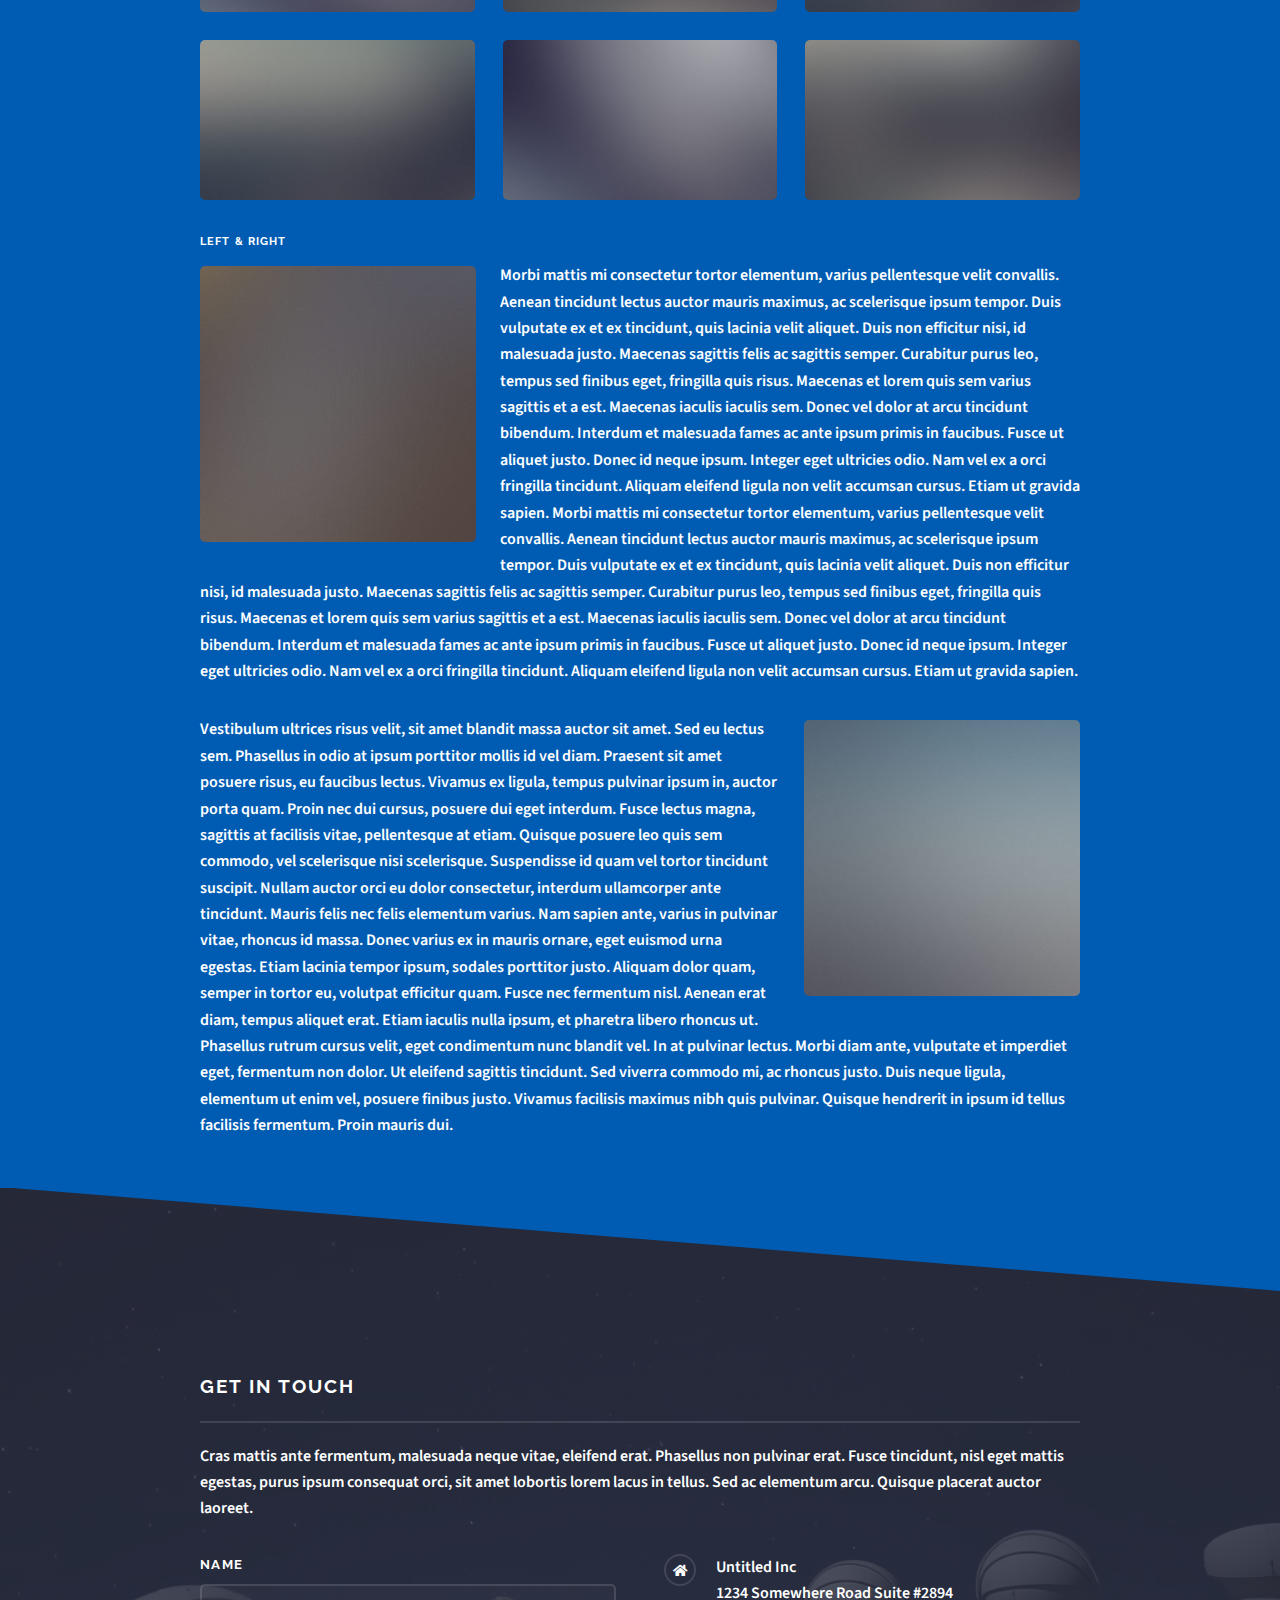
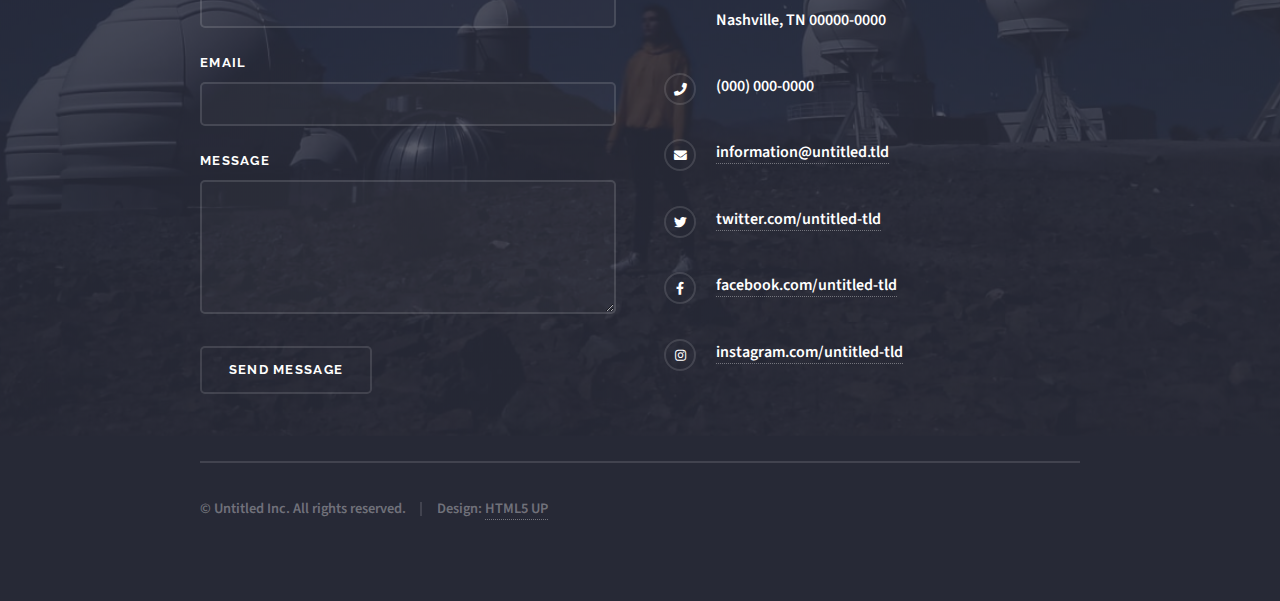
<file: elements.html>
<!DOCTYPE HTML>
<!--
	Solid State by HTML5 UP
	html5up.net | @ajlkn
	Free for personal and commercial use under the CCA 3.0 license (html5up.net/license)
-->
<html>
	<head>
		<title>Elements - Solid State by HTML5 UP</title>
		<meta charset="utf-8" />
		<meta name="viewport" content="width=device-width, initial-scale=1, user-scalable=no" />
		<link rel="stylesheet" href="assets/css/main.css" />
		<noscript><link rel="stylesheet" href="assets/css/noscript.css" /></noscript>
	</head>
	<body class="is-preload">

		<!-- Page Wrapper -->
			<div id="page-wrapper">

				<!-- Header -->
					<header id="header">
						<h1><a href="index.html">Solid State</a></h1>
						<nav>
							<a href="#menu">Menu</a>
						</nav>
					</header>

				<!-- Menu -->
					<nav id="menu">
						<div class="inner">
							<h2>Menu</h2>
							<ul class="links">
								<li><a href="index.html">Home</a></li>
								<li><a href="generic.html">Generic</a></li>
								<li><a href="elements.html">Elements</a></li>
								<li><a href="#">Log In</a></li>
								<li><a href="#">Sign Up</a></li>
							</ul>
							<a href="#" class="close">Close</a>
						</div>
					</nav>

				<!-- Wrapper -->
					<section id="wrapper">
						<header>
							<div class="inner">
								<h2>Elements</h2>
								<p>Phasellus non pulvinar erat. Fusce tincidunt nisl eget ipsum.</p>
							</div>
						</header>

						<!-- Content -->
							<div class="wrapper">
								<div class="inner">

									<section>
										<h3 class="major">Text</h3>
										<p>This is <b>bold</b> and this is <strong>strong</strong>. This is <i>italic</i> and this is <em>emphasized</em>.
										This is <sup>superscript</sup> text and this is <sub>subscript</sub> text.
										This is <u>underlined</u> and this is code: <code>for (;;) { ... }</code>. Finally, <a href="#">this is a link</a>.</p>
										<h4>Blockquote</h4>
										<blockquote>Fringilla nisl. Donec accumsan interdum nisi, quis tincidunt felis sagittis eget tempus euismod. Vestibulum ante ipsum primis in faucibus vestibulum. Blandit adipiscing eu felis iaculis volutpat ac adipiscing accumsan faucibus. Vestibulum ante ipsum primis in faucibus lorem ipsum dolor sit amet nullam adipiscing eu felis.</blockquote>
										<h4>Preformatted</h4>
										<pre><code>i = 0;

while (!deck.isInOrder()) {
  print 'Iteration ' + i;
  deck.shuffle();
  i++;
}

print 'It took ' + i + ' iterations to sort the deck.';</code></pre>
									</section>

									<section>
										<h3 class="major">Lists</h3>
										<div class="row">
											<div class="col-6 col-12-medium">
												<h4>Unordered</h4>
												<ul>
													<li>Dolor pulvinar etiam.</li>
													<li>Sagittis adipiscing.</li>
													<li>Felis enim feugiat.</li>
												</ul>
												<h4>Alternate</h4>
												<ul class="alt">
													<li>Dolor pulvinar etiam.</li>
													<li>Sagittis adipiscing.</li>
													<li>Felis enim feugiat.</li>
												</ul>
											</div>
											<div class="col-6 col-12-medium">
												<h4>Ordered</h4>
												<ol>
													<li>Dolor pulvinar etiam.</li>
													<li>Etiam vel felis viverra.</li>
													<li>Felis enim feugiat.</li>
													<li>Dolor pulvinar etiam.</li>
													<li>Etiam vel felis lorem.</li>
													<li>Felis enim et feugiat.</li>
												</ol>
												<h4>Icons</h4>
												<ul class="icons">
													<li><a href="#" class="icon brands fa-twitter"><span class="label">Twitter</span></a></li>
													<li><a href="#" class="icon brands fa-facebook-f"><span class="label">Facebook</span></a></li>
													<li><a href="#" class="icon brands fa-instagram"><span class="label">Instagram</span></a></li>
													<li><a href="#" class="icon brands fa-github"><span class="label">Github</span></a></li>
												</ul>
											</div>
										</div>
										<h4>Actions</h4>
										<div class="row">
											<div class="col-6 col-12-medium">
												<ul class="actions">
													<li><a href="#" class="button primary">Default</a></li>
													<li><a href="#" class="button">Default</a></li>
												</ul>
												<ul class="actions small">
													<li><a href="#" class="button primary small">Small</a></li>
													<li><a href="#" class="button small">Small</a></li>
												</ul>
												<ul class="actions stacked">
													<li><a href="#" class="button primary">Default</a></li>
													<li><a href="#" class="button">Default</a></li>
												</ul>
												<ul class="actions stacked small">
													<li><a href="#" class="button primary small">Small</a></li>
													<li><a href="#" class="button small">Small</a></li>
												</ul>
											</div>
											<div class="col-6 col-12-medium">
												<ul class="actions stacked">
													<li><a href="#" class="button primary fit">Default</a></li>
													<li><a href="#" class="button fit">Default</a></li>
												</ul>
												<ul class="actions stacked small">
													<li><a href="#" class="button primary small fit">Small</a></li>
													<li><a href="#" class="button small fit">Small</a></li>
												</ul>
											</div>
										</div>
										<h4>Pagination</h4>
										<ul class="pagination">
											<li><span class="button small disabled">Prev</span></li>
											<li><a href="#" class="page active">1</a></li>
											<li><a href="#" class="page">2</a></li>
											<li><a href="#" class="page">3</a></li>
											<li><span>&hellip;</span></li>
											<li><a href="#" class="page">8</a></li>
											<li><a href="#" class="page">9</a></li>
											<li><a href="#" class="page">10</a></li>
											<li><a href="#" class="button small">Next</a></li>
										</ul>
									</section>

									<section>
										<h3 class="major">Table</h3>
										<h4>Default</h4>
										<div class="table-wrapper">
											<table>
												<thead>
													<tr>
														<th>Name</th>
														<th>Description</th>
														<th>Price</th>
													</tr>
												</thead>
												<tbody>
													<tr>
														<td>Item One</td>
														<td>Ante turpis integer aliquet porttitor.</td>
														<td>29.99</td>
													</tr>
													<tr>
														<td>Item Two</td>
														<td>Vis ac commodo adipiscing arcu aliquet.</td>
														<td>19.99</td>
													</tr>
													<tr>
														<td>Item Three</td>
														<td> Morbi faucibus arcu accumsan lorem.</td>
														<td>29.99</td>
													</tr>
													<tr>
														<td>Item Four</td>
														<td>Vitae integer tempus condimentum.</td>
														<td>19.99</td>
													</tr>
													<tr>
														<td>Item Five</td>
														<td>Ante turpis integer aliquet porttitor.</td>
														<td>29.99</td>
													</tr>
												</tbody>
												<tfoot>
													<tr>
														<td colspan="2"></td>
														<td>100.00</td>
													</tr>
												</tfoot>
											</table>
										</div>

										<h4>Alternate</h4>
										<div class="table-wrapper">
											<table class="alt">
												<thead>
													<tr>
														<th>Name</th>
														<th>Description</th>
														<th>Price</th>
													</tr>
												</thead>
												<tbody>
													<tr>
														<td>Item One</td>
														<td>Ante turpis integer aliquet porttitor.</td>
														<td>29.99</td>
													</tr>
													<tr>
														<td>Item Two</td>
														<td>Vis ac commodo adipiscing arcu aliquet.</td>
														<td>19.99</td>
													</tr>
													<tr>
														<td>Item Three</td>
														<td> Morbi faucibus arcu accumsan lorem.</td>
														<td>29.99</td>
													</tr>
													<tr>
														<td>Item Four</td>
														<td>Vitae integer tempus condimentum.</td>
														<td>19.99</td>
													</tr>
													<tr>
														<td>Item Five</td>
														<td>Ante turpis integer aliquet porttitor.</td>
														<td>29.99</td>
													</tr>
												</tbody>
												<tfoot>
													<tr>
														<td colspan="2"></td>
														<td>100.00</td>
													</tr>
												</tfoot>
											</table>
										</div>
									</section>

									<section>
										<h3 class="major">Buttons</h3>
										<ul class="actions">
											<li><a href="#" class="button primary">Primary</a></li>
											<li><a href="#" class="button">Default</a></li>
										</ul>
										<ul class="actions">
											<li><a href="#" class="button large">Large</a></li>
											<li><a href="#" class="button small">Small</a></li>
										</ul>
										<ul class="actions fit">
											<li><a href="#" class="button fit">Fit</a></li>
											<li><a href="#" class="button primary fit">Fit</a></li>
											<li><a href="#" class="button fit">Fit</a></li>
										</ul>
										<ul class="actions fit small">
											<li><a href="#" class="button primary fit small">Fit + Small</a></li>
											<li><a href="#" class="button fit small">Fit + Small</a></li>
											<li><a href="#" class="button primary fit small">Fit + Small</a></li>
										</ul>
										<ul class="actions">
											<li><a href="#" class="button primary icon solid fa-download">Icon</a></li>
											<li><a href="#" class="button icon solid fa-download">Icon</a></li>
										</ul>
										<ul class="actions">
											<li><span class="button primary disabled">Disabled</span></li>
											<li><span class="button disabled">Disabled</span></li>
										</ul>
									</section>

									<section>
										<h3 class="major">Form</h3>
										<form method="post" action="#">
											<div class="row gtr-uniform">
												<div class="col-6 col-12-xsmall">
													<label for="demo-name">Name</label>
													<input type="text" name="demo-name" id="demo-name" value="" />
												</div>
												<div class="col-6 col-12-xsmall">
													<label for="demo-email">Email</label>
													<input type="email" name="demo-email" id="demo-email" value="" />
												</div>
												<div class="col-12">
													<label for="demo-category">Category</label>
													<select name="demo-category" id="demo-category">
														<option value="">-</option>
														<option value="1">Manufacturing</option>
														<option value="1">Shipping</option>
														<option value="1">Administration</option>
														<option value="1">Human Resources</option>
													</select>
												</div>
												<div class="col-4 col-12-small">
													<input type="radio" id="demo-priority-low" name="demo-priority" checked>
													<label for="demo-priority-low">Low Priority</label>
												</div>
												<div class="col-4 col-12-small">
													<input type="radio" id="demo-priority-normal" name="demo-priority">
													<label for="demo-priority-normal">Normal Priority</label>
												</div>
												<div class="col-4 col-12-small">
													<input type="radio" id="demo-priority-high" name="demo-priority">
													<label for="demo-priority-high">High Priority</label>
												</div>
												<div class="col-6 col-12-small">
													<input type="checkbox" id="demo-copy" name="demo-copy">
													<label for="demo-copy">Email me a copy</label>
												</div>
												<div class="col-6 col-12-small">
													<input type="checkbox" id="demo-human" name="demo-human" checked>
													<label for="demo-human">Not a robot</label>
												</div>
												<div class="col-12">
													<label for="demo-message">Message</label>
													<textarea name="demo-message" id="demo-message" rows="6"></textarea>
												</div>
												<div class="col-12">
													<ul class="actions">
														<li><input type="submit" value="Send Message" class="primary" /></li>
														<li><input type="reset" value="Reset" /></li>
													</ul>
												</div>
											</div>
										</form>
									</section>

									<section>
										<h3 class="major">Image</h3>
										<h4>Fit</h4>
										<div class="box alt">
											<div class="row gtr-uniform">
												<div class="col-12"><span class="image fit"><img src="images/pic08.jpg" alt="" /></span></div>
												<div class="col-4"><span class="image fit"><img src="images/pic05.jpg" alt="" /></span></div>
												<div class="col-4"><span class="image fit"><img src="images/pic06.jpg" alt="" /></span></div>
												<div class="col-4"><span class="image fit"><img src="images/pic07.jpg" alt="" /></span></div>
												<div class="col-4"><span class="image fit"><img src="images/pic07.jpg" alt="" /></span></div>
												<div class="col-4"><span class="image fit"><img src="images/pic05.jpg" alt="" /></span></div>
												<div class="col-4"><span class="image fit"><img src="images/pic06.jpg" alt="" /></span></div>
												<div class="col-4"><span class="image fit"><img src="images/pic06.jpg" alt="" /></span></div>
												<div class="col-4"><span class="image fit"><img src="images/pic07.jpg" alt="" /></span></div>
												<div class="col-4"><span class="image fit"><img src="images/pic05.jpg" alt="" /></span></div>
											</div>
										</div>
										<h4>Left &amp; Right</h4>
										<p><span class="image left"><img src="images/pic01.jpg" alt="" /></span>Morbi mattis mi consectetur tortor elementum, varius pellentesque velit convallis. Aenean tincidunt lectus auctor mauris maximus, ac scelerisque ipsum tempor. Duis vulputate ex et ex tincidunt, quis lacinia velit aliquet. Duis non efficitur nisi, id malesuada justo. Maecenas sagittis felis ac sagittis semper. Curabitur purus leo, tempus sed finibus eget, fringilla quis risus. Maecenas et lorem quis sem varius sagittis et a est. Maecenas iaculis iaculis sem. Donec vel dolor at arcu tincidunt bibendum. Interdum et malesuada fames ac ante ipsum primis in faucibus. Fusce ut aliquet justo. Donec id neque ipsum. Integer eget ultricies odio. Nam vel ex a orci fringilla tincidunt. Aliquam eleifend ligula non velit accumsan cursus. Etiam ut gravida sapien. Morbi mattis mi consectetur tortor elementum, varius pellentesque velit convallis. Aenean tincidunt lectus auctor mauris maximus, ac scelerisque ipsum tempor. Duis vulputate ex et ex tincidunt, quis lacinia velit aliquet. Duis non efficitur nisi, id malesuada justo. Maecenas sagittis felis ac sagittis semper. Curabitur purus leo, tempus sed finibus eget, fringilla quis risus. Maecenas et lorem quis sem varius sagittis et a est. Maecenas iaculis iaculis sem. Donec vel dolor at arcu tincidunt bibendum. Interdum et malesuada fames ac ante ipsum primis in faucibus. Fusce ut aliquet justo. Donec id neque ipsum. Integer eget ultricies odio. Nam vel ex a orci fringilla tincidunt. Aliquam eleifend ligula non velit accumsan cursus. Etiam ut gravida sapien.</p>
										<p><span class="image right"><img src="images/pic02.jpg" alt="" /></span>Vestibulum ultrices risus velit, sit amet blandit massa auctor sit amet. Sed eu lectus sem. Phasellus in odio at ipsum porttitor mollis id vel diam. Praesent sit amet posuere risus, eu faucibus lectus. Vivamus ex ligula, tempus pulvinar ipsum in, auctor porta quam. Proin nec dui cursus, posuere dui eget interdum. Fusce lectus magna, sagittis at facilisis vitae, pellentesque at etiam. Quisque posuere leo quis sem commodo, vel scelerisque nisi scelerisque. Suspendisse id quam vel tortor tincidunt suscipit. Nullam auctor orci eu dolor consectetur, interdum ullamcorper ante tincidunt. Mauris felis nec felis elementum varius. Nam sapien ante, varius in pulvinar vitae, rhoncus id massa. Donec varius ex in mauris ornare, eget euismod urna egestas. Etiam lacinia tempor ipsum, sodales porttitor justo. Aliquam dolor quam, semper in tortor eu, volutpat efficitur quam. Fusce nec fermentum nisl. Aenean erat diam, tempus aliquet erat. Etiam iaculis nulla ipsum, et pharetra libero rhoncus ut. Phasellus rutrum cursus velit, eget condimentum nunc blandit vel. In at pulvinar lectus. Morbi diam ante, vulputate et imperdiet eget, fermentum non dolor. Ut eleifend sagittis tincidunt. Sed viverra commodo mi, ac rhoncus justo. Duis neque ligula, elementum ut enim vel, posuere finibus justo. Vivamus facilisis maximus nibh quis pulvinar. Quisque hendrerit in ipsum id tellus facilisis fermentum. Proin mauris dui.</p>
									</section>

								</div>
							</div>

					</section>

				<!-- Footer -->
					<section id="footer">
						<div class="inner">
							<h2 class="major">Get in touch</h2>
							<p>Cras mattis ante fermentum, malesuada neque vitae, eleifend erat. Phasellus non pulvinar erat. Fusce tincidunt, nisl eget mattis egestas, purus ipsum consequat orci, sit amet lobortis lorem lacus in tellus. Sed ac elementum arcu. Quisque placerat auctor laoreet.</p>
							<form method="post" action="#">
								<div class="fields">
									<div class="field">
										<label for="name">Name</label>
										<input type="text" name="name" id="name" />
									</div>
									<div class="field">
										<label for="email">Email</label>
										<input type="email" name="email" id="email" />
									</div>
									<div class="field">
										<label for="message">Message</label>
										<textarea name="message" id="message" rows="4"></textarea>
									</div>
								</div>
								<ul class="actions">
									<li><input type="submit" value="Send Message" /></li>
								</ul>
							</form>
							<ul class="contact">
								<li class="icon solid fa-home">
									Untitled Inc<br />
									1234 Somewhere Road Suite #2894<br />
									Nashville, TN 00000-0000
								</li>
								<li class="icon solid fa-phone">(000) 000-0000</li>
								<li class="icon solid fa-envelope"><a href="#">information@untitled.tld</a></li>
								<li class="icon brands fa-twitter"><a href="#">twitter.com/untitled-tld</a></li>
								<li class="icon brands fa-facebook-f"><a href="#">facebook.com/untitled-tld</a></li>
								<li class="icon brands fa-instagram"><a href="#">instagram.com/untitled-tld</a></li>
							</ul>
							<ul class="copyright">
								<li>&copy; Untitled Inc. All rights reserved.</li><li>Design: <a href="http://html5up.net">HTML5 UP</a></li>
							</ul>
						</div>
					</section>

			</div>

		<!-- Scripts -->
			<script src="assets/js/jquery.min.js"></script>
			<script src="assets/js/jquery.scrollex.min.js"></script>
			<script src="assets/js/browser.min.js"></script>
			<script src="assets/js/breakpoints.min.js"></script>
			<script src="assets/js/util.js"></script>
			<script src="assets/js/main.js"></script>

	</body>
</html>
</file>
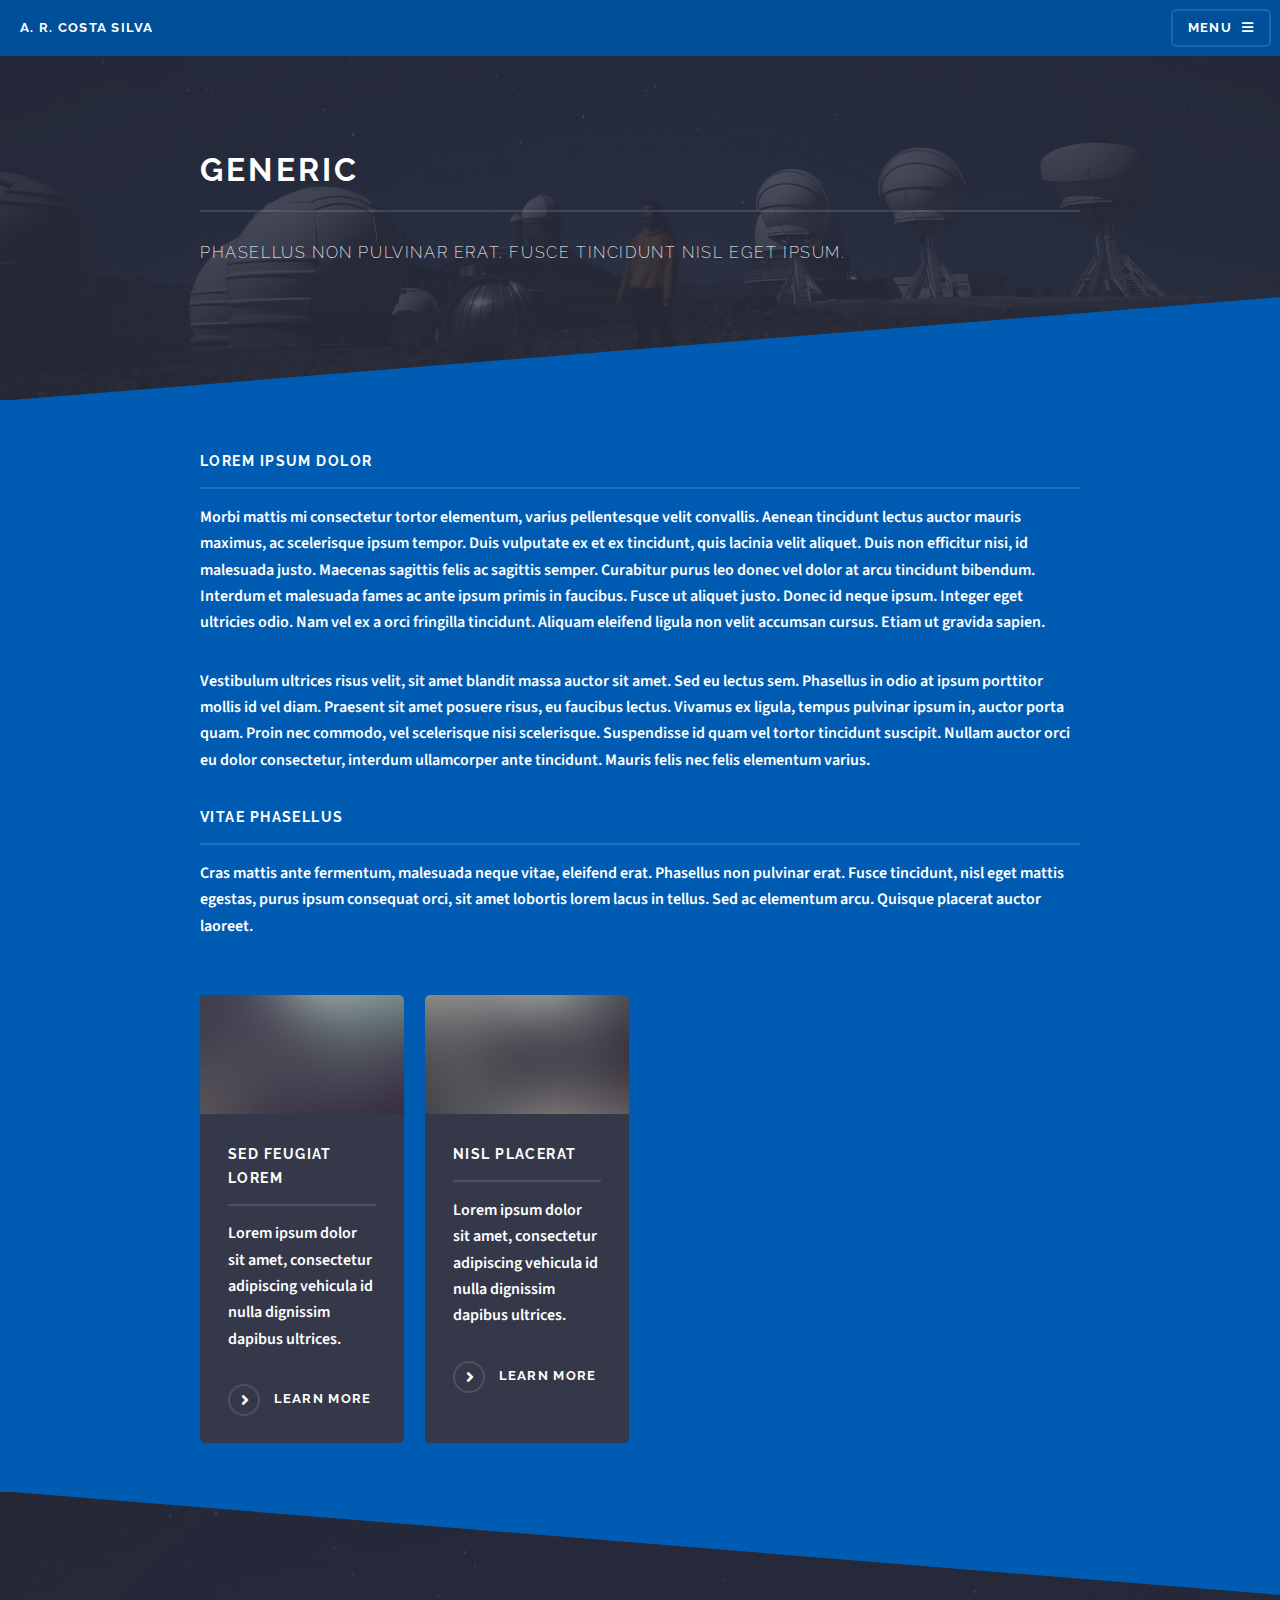
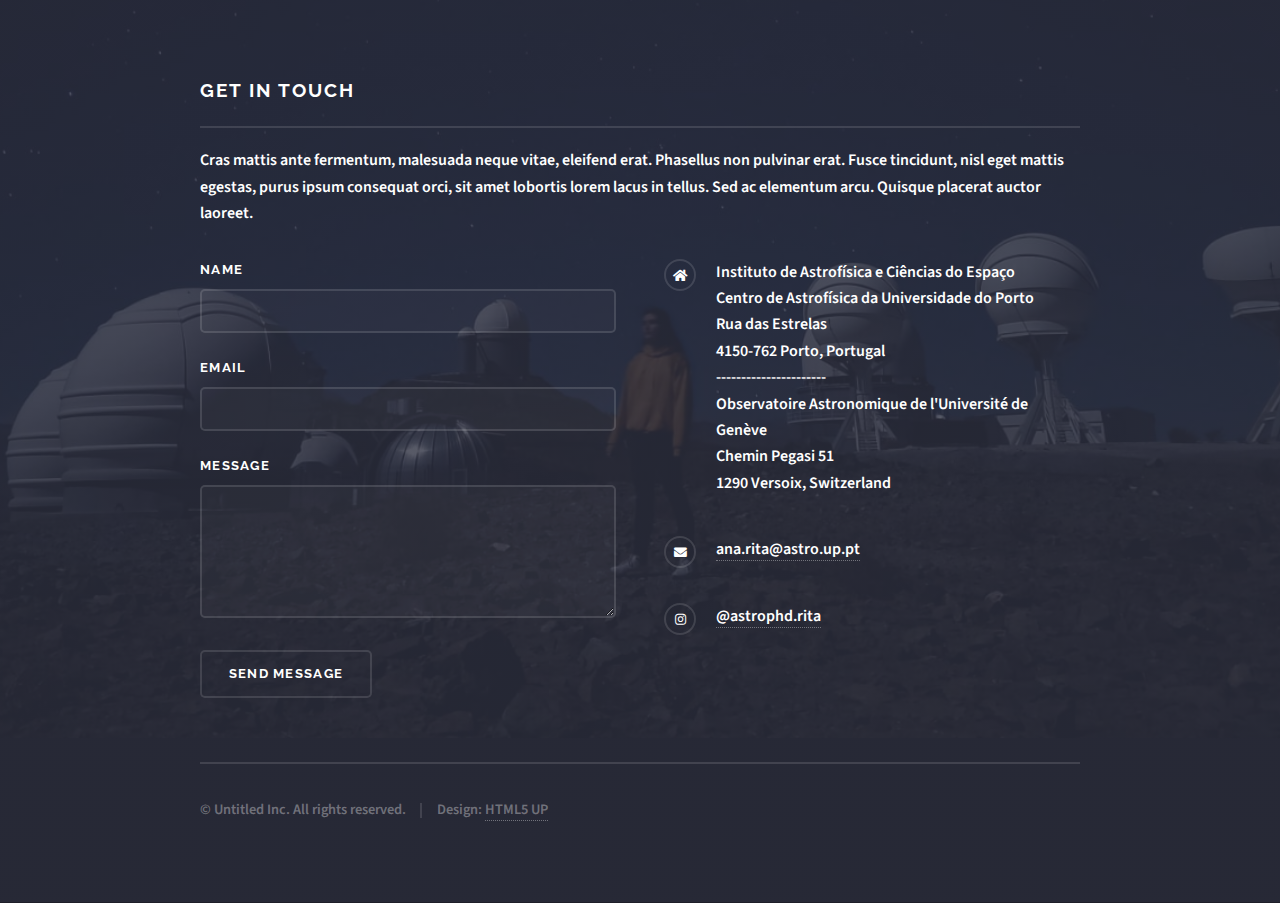
<file: generic.html>
<!DOCTYPE HTML>
<!--
	Solid State by HTML5 UP
	html5up.net | @ajlkn
	Free for personal and commercial use under the CCA 3.0 license (html5up.net/license)
-->
<html>
	<head>
		<title>A.R.C.S.: tab</title>
		<meta charset="utf-8" />
		<meta name="viewport" content="width=device-width, initial-scale=1, user-scalable=no" />
		<link rel="stylesheet" href="assets/css/main.css" />
		<noscript><link rel="stylesheet" href="assets/css/noscript.css" /></noscript>
	</head>
	<body class="is-preload">

		<!-- Page Wrapper -->
			<div id="page-wrapper">

				<!-- Header -->
					<header id="header">
						<h1><a href="index.html">A. R. Costa Silva</a></h1>
						<nav>
							<a href="#menu">Menu</a>
						</nav>
					</header>

				<!-- Menu -->
					<nav id="menu">
						<div class="inner">
							<h2>Menu</h2>
							<ul class="links">
								<li><a href="index.html">Home</a></li>
								<li><a href="aboutme.html">About me</a></li>
								<li><a href="research.html">Research</a></li>
								<li><a href="outreach.html">Outreach</a></li>
								<li><a href="blog.html">Blog</a></li>
							</ul>
							<a href="#" class="close">Close</a>
						</div>
					</nav>

				<!-- Wrapper -->
					<section id="wrapper">
						<header>
							<div class="inner">
								<h2>Generic</h2>
								<p>Phasellus non pulvinar erat. Fusce tincidunt nisl eget ipsum.</p>
							</div>
						</header>

						<!-- Content -->
							<div class="wrapper">
								<div class="inner">

									<h3 class="major">Lorem ipsum dolor</h3>
									<p>Morbi mattis mi consectetur tortor elementum, varius pellentesque velit convallis. Aenean tincidunt lectus auctor mauris maximus, ac scelerisque ipsum tempor. Duis vulputate ex et ex tincidunt, quis lacinia velit aliquet. Duis non efficitur nisi, id malesuada justo. Maecenas sagittis felis ac sagittis semper. Curabitur purus leo donec vel dolor at arcu tincidunt bibendum. Interdum et malesuada fames ac ante ipsum primis in faucibus. Fusce ut aliquet justo. Donec id neque ipsum. Integer eget ultricies odio. Nam vel ex a orci fringilla tincidunt. Aliquam eleifend ligula non velit accumsan cursus. Etiam ut gravida sapien.</p>

									<p>Vestibulum ultrices risus velit, sit amet blandit massa auctor sit amet. Sed eu lectus sem. Phasellus in odio at ipsum porttitor mollis id vel diam. Praesent sit amet posuere risus, eu faucibus lectus. Vivamus ex ligula, tempus pulvinar ipsum in, auctor porta quam. Proin nec commodo, vel scelerisque nisi scelerisque. Suspendisse id quam vel tortor tincidunt suscipit. Nullam auctor orci eu dolor consectetur, interdum ullamcorper ante tincidunt. Mauris felis nec felis elementum varius.</p>

									<h3 class="major">Vitae phasellus</h3>
									<p>Cras mattis ante fermentum, malesuada neque vitae, eleifend erat. Phasellus non pulvinar erat. Fusce tincidunt, nisl eget mattis egestas, purus ipsum consequat orci, sit amet lobortis lorem lacus in tellus. Sed ac elementum arcu. Quisque placerat auctor laoreet.</p>

									<section class="features">
										<article>
											<a href="#" class="image"><img src="images/pic04.jpg" alt="" /></a>
											<h3 class="major">Sed feugiat lorem</h3>
											<p>Lorem ipsum dolor sit amet, consectetur adipiscing vehicula id nulla dignissim dapibus ultrices.</p>
											<a href="#" class="special">Learn more</a>
										</article>
										<article>
											<a href="#" class="image"><img src="images/pic05.jpg" alt="" /></a>
											<h3 class="major">Nisl placerat</h3>
											<p>Lorem ipsum dolor sit amet, consectetur adipiscing vehicula id nulla dignissim dapibus ultrices.</p>
											<a href="#" class="special">Learn more</a>
										</article>
									</section>

								</div>
							</div>

					</section>

				<!-- Footer -->
					<section id="footer">
						<div class="inner">
							<h2 class="major">Get in touch</h2>
							<p>Cras mattis ante fermentum, malesuada neque vitae, eleifend erat. Phasellus non pulvinar erat. Fusce tincidunt, nisl eget mattis egestas, purus ipsum consequat orci, sit amet lobortis lorem lacus in tellus. Sed ac elementum arcu. Quisque placerat auctor laoreet.</p>
							<form method="post" action="#">
								<div class="fields">
									<div class="field">
										<label for="name">Name</label>
										<input type="text" name="name" id="name" />
									</div>
									<div class="field">
										<label for="email">Email</label>
										<input type="email" name="email" id="email" />
									</div>
									<div class="field">
										<label for="message">Message</label>
										<textarea name="message" id="message" rows="4"></textarea>
									</div>
								</div>
								<ul class="actions">
									<li><input type="submit" value="Send Message" /></li>
								</ul>
							</form>
							<ul class="contact">
								<li class="icon solid fa-home">
									Instituto de Astrofísica e Ciências do Espaço<br />
									Centro de Astrofísica da Universidade do Porto <br />
									Rua das Estrelas <br />
									4150-762 Porto, Portugal<br />
									---------------------- <br />
									Observatoire Astronomique de l'Université de Genève<br />
									Chemin Pegasi 51<br />
									1290 Versoix, Switzerland
								</li>
<!--								<li class="icon solid fa-phone">(000) 000-0000</li> -->
								<li class="icon solid fa-envelope"><a href="#">ana.rita@astro.up.pt</a></li>
<!--								<li class="icon brands fa-twitter"><a href="#">twitter.com/untitled-tld</a></li> -->
								<li class="icon brands fa-instagram"><a href="https://instagram.com/astrophd.rita">@astrophd.rita</a></li>
							</ul>
							<ul class="copyright">
								<li>&copy; Untitled Inc. All rights reserved.</li><li>Design: <a href="http://html5up.net">HTML5 UP</a></li>
							</ul>
						</div>
					</section>

			</div>

		<!-- Scripts -->
			<script src="assets/js/jquery.min.js"></script>
			<script src="assets/js/jquery.scrollex.min.js"></script>
			<script src="assets/js/browser.min.js"></script>
			<script src="assets/js/breakpoints.min.js"></script>
			<script src="assets/js/util.js"></script>
			<script src="assets/js/main.js"></script>

	</body>
</html>
</file>
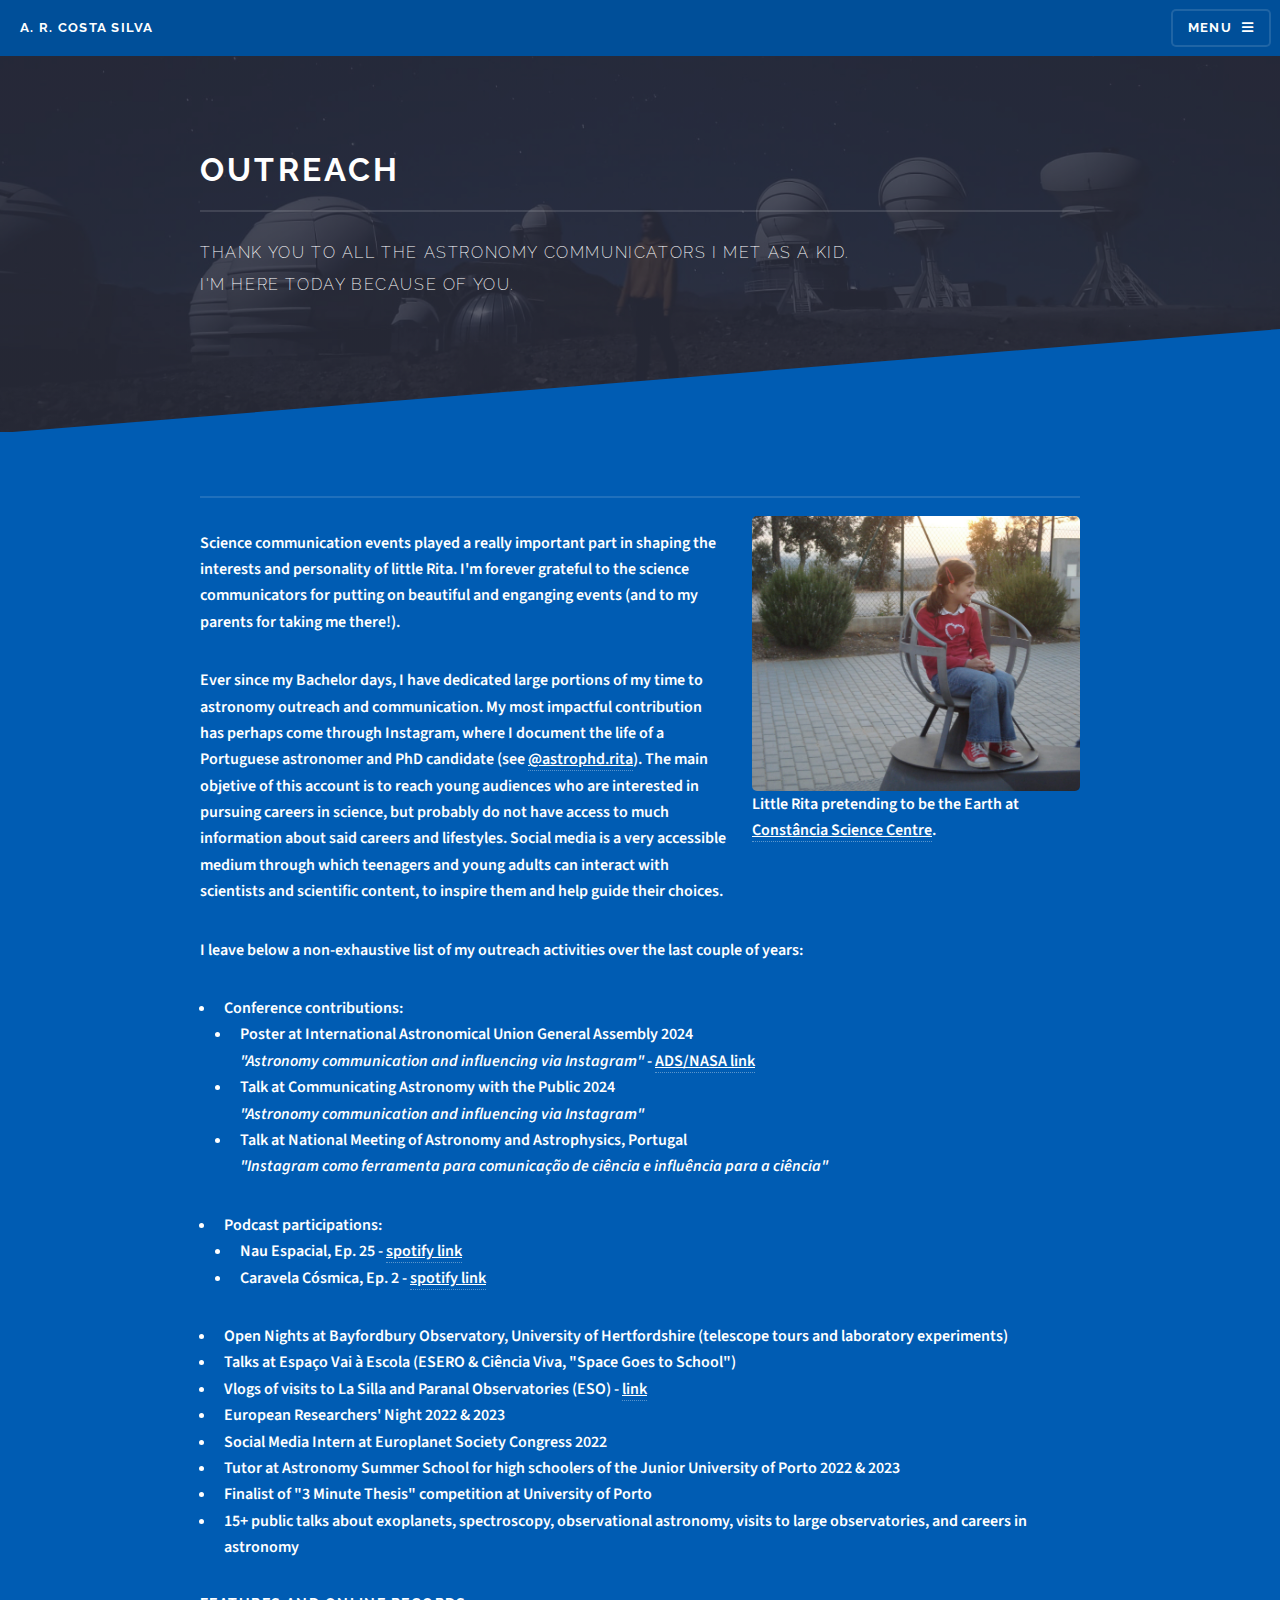
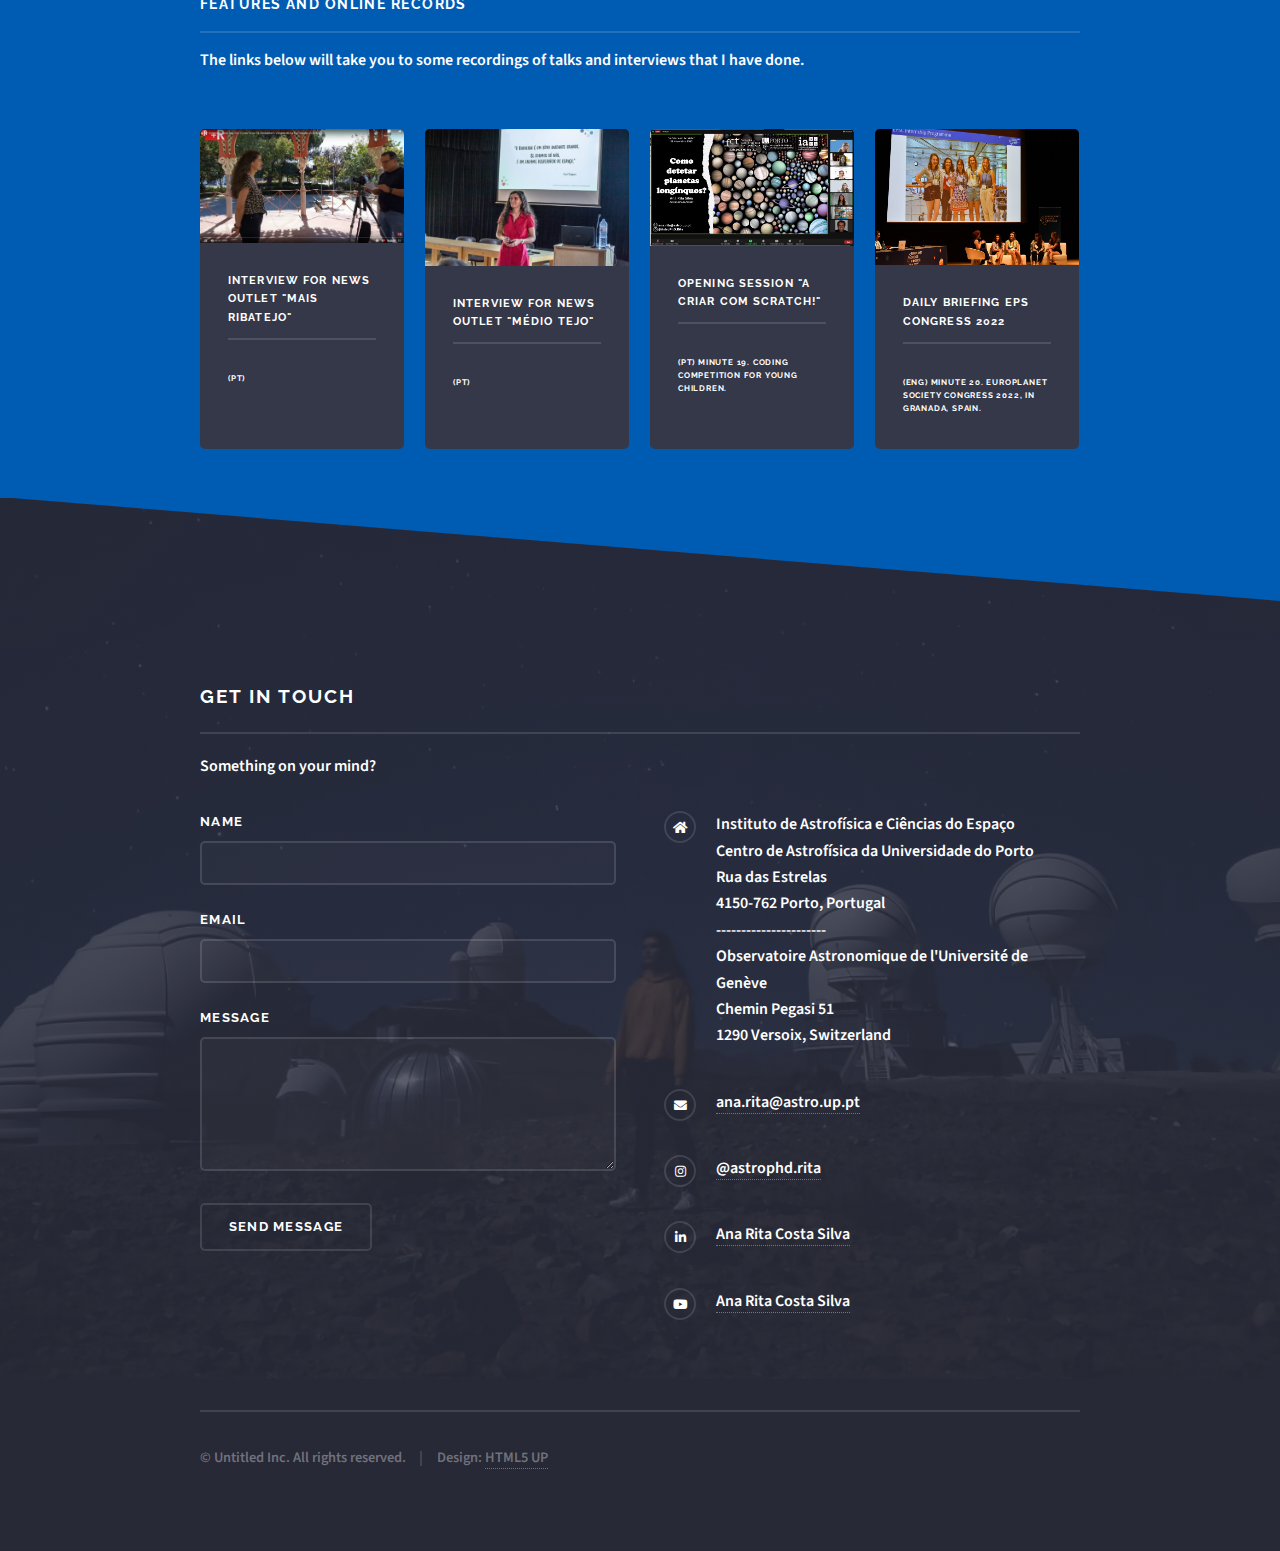
<file: outreach.html>
<!DOCTYPE HTML>
<!--
	Solid State by HTML5 UP
	html5up.net | @ajlkn
	Free for personal and commercial use under the CCA 3.0 license (html5up.net/license)
-->
<html>
	<head>
		<title>A.R.C.S.: Outreach</title>
		<meta charset="utf-8" />
		<meta name="viewport" content="width=device-width, initial-scale=1, user-scalable=no" />
		<link rel="stylesheet" href="assets/css/main.css" />
		<noscript><link rel="stylesheet" href="assets/css/noscript.css" /></noscript>
	</head>
	<body class="is-preload">

		<!-- Page Wrapper -->
			<div id="page-wrapper">

				<!-- Header -->
					<header id="header">
						<h1><a href="index.html">A. R. Costa Silva</a></h1>
						<nav>
							<a href="#menu">Menu</a>
						</nav>
					</header>

				<!-- Menu -->
					<nav id="menu">
						<div class="inner">
							<h2>Menu</h2>
							<ul class="links">
								<li><a href="index.html">Home</a></li>
								<li><a href="aboutme.html">About me</a></li>
								<li><a href="research.html">Research</a></li>
								<li><a href="outreach.html">Outreach</a></li>
								<!-- <li><a href="cv.html">CV</a></li> -->
								<!-- <li><a href="blog.html">Blog</a></li> -->
							</ul>
							<a href="#" class="close">Close</a>
						</div>
					</nav>

				<!-- Wrapper -->
					<section id="wrapper">
						<header>
							<div class="inner">
								<h2>Outreach</h2>
								<p>Thank you to all the astronomy communicators I met as a kid. </br>I'm here today because of you. </p>
							</div>
						</header>

						<!-- Content -->
							<div class="wrapper">
								<div class="inner">

									<h3 class="major">  </h3>
									<span class="image right"><img src="images/IMG-20230820-WA0023.jpg" alt=""/><figcaption> Little Rita pretending to be the Earth at <a href="https://constancia.cienciaviva.pt/"><u>Constância Science Centre</u></a>.</figcaption> </span></p>
									Science communication events played a really important part in shaping the interests and personality of little Rita. I'm forever grateful to the science communicators for putting on beautiful and enganging events (and to my parents for taking me there!).</p>

									<p>Ever since my Bachelor days, I have dedicated large portions of my time to astronomy outreach and communication. My most impactful contribution has perhaps come through Instagram, where I document the life of a Portuguese astronomer and PhD candidate (see <a href="https://instagram.com/astrophd.rita"><u>@astrophd.rita</u></a>). The main objetive of this account is to reach young audiences who are interested in pursuing careers in science, but probably do not have access to much information about said careers and lifestyles. Social media is a very accessible medium through which teenagers and young adults can interact with scientists and scientific content, to inspire them and help guide their choices.</p>
									
									<p>I leave below a non-exhaustive list of my outreach activities over the last couple of years: <!-- You can find a complete list in <a href="cv.html"><u>my CV</u></a>. --></p>

									<ul>
										<li><b> Conference contributions: </b></li>
											<ul>											
											<li> Poster at International Astronomical Union General Assembly 2024 </br>
												<i> "Astronomy communication and influencing via Instagram"</i>
												- <a href=https://ui.adsabs.harvard.edu/abs/2024IAUGA..32P1360C/abstract><u> ADS/NASA link </u></a></il>
											<li> Talk at Communicating Astronomy with the Public 2024 </br>
												<i> "Astronomy communication and influencing via Instagram"</i></il>
											<li> Talk at National Meeting of Astronomy and Astrophysics, Portugal </br>
												<i> "Instagram como ferramenta para comunicação de ciência e influência para a ciência"</i></li>
											</ul>
										<li> Podcast participations: </li>
											<ul>											
											<li> Nau Espacial, Ep. 25 - <a href="https://open.spotify.com/episode/7lziOzfjU6BHCSRYAcIvVS?si=ae9a90a6996f46cb">
												<u>spotify link</u></a> </il>
											<li> Caravela Cósmica, Ep. 2 - <a href="https://open.spotify.com/episode/3HqkJCCWu4TiLvkLXG3wqr?si=77ed9299ec5e4d6d">
												<u>spotify link</u></a> </il>
											</ul>
										<li> Open Nights at Bayfordbury Observatory, University of Hertfordshire (telescope tours and laboratory experiments) </li>
										<li> Talks at Espaço Vai à Escola (ESERO & Ciência Viva, "Space Goes to School") </li>

										<li> Vlogs of visits to La Silla and Paranal Observatories (ESO) - <a href="https://www.youtube.com/@AstroPhDRita"><u>link</u></a> </li>
										<li> European Researchers' Night 2022 & 2023 </li>
										<li> Social Media Intern at Europlanet Society Congress 2022 </li>
										<li> Tutor at Astronomy Summer School for high schoolers of the Junior University of Porto 2022 & 2023</li>
										<li> Finalist of "3 Minute Thesis" competition at University of Porto </li>
										<li> 15+ public talks about exoplanets, spectroscopy, observational astronomy, visits to large observatories, and careers in astronomy </li>
									</ul>

									<h3 class="major">Features and online records</h3>

									<p>  The links below will take you to some recordings of talks and interviews that I have done. </p>

									<section class="features">
									
										<article>
											<a href="https://maisribatejo.pt/2024/09/12/entrevista-com-ana-rita-costa-silva-de-santarem-a-vanguarda-da-exploracao-do-universo/" class="image">
												<img src="images/features/mais_ribatejo2024.png" alt="" /></a>
											<h4 class="major"> <a href="https://maisribatejo.pt/2024/09/12/entrevista-com-ana-rita-costa-silva-de-santarem-a-vanguarda-da-exploracao-do-universo/"> 
												Interview for news outlet "Mais Ribatejo" </a></h4>
											<p> <h5> (PT) </h5> </p>
										</article>

										<article>
											<a href="https://mediotejo.net/astrofesta-em-constancia-acolheu-palestra-sobre-exoplanetas-e-procura-por-vida-extraterrestre-c-audio/" class="image">
												<img src="images/features/astrofesta2023_3.jpg" alt="" /></a>
											<h4 class="major"> <a href="https://mediotejo.net/astrofesta-em-constancia-acolheu-palestra-sobre-exoplanetas-e-procura-por-vida-extraterrestre-c-audio/"> 
												Interview for news outlet "Médio Tejo"</a></h4> 
											<p> <h5> (PT)  </h5> </p>
										</article>

										<article>
											<a href="https://www.youtube.com/live/a-Pu_X4J6xI?si=f5i4BcAPWl2J-wR7&t=1125" class="image">
												<img src="images/features/scratch2022.png" alt="" /></a>
											<h4 class="major"> <a href="https://www.youtube.com/live/a-Pu_X4J6xI?si=f5i4BcAPWl2J-wR7&t=1125">
												Opening session "A Criar com Scratch!" </a></h4>
											<p> <h5> (PT) Minute 19. Coding competition for young children. </h5> </p>
										</article>

										<article>
											<a href="https://meetingorganizer.copernicus.org/EPSC2022/session/44797" class="image">
												<img src="images/features/EPSC2022_6.jpg" alt="" /></a>
											<h4 class="major"> <a href="https://meetingorganizer.copernicus.org/EPSC2022/session/44797">
												Daily Briefing EPS Congress 2022 </a> </h4>
											<p> <h5> (ENG) Minute 20. Europlanet Society Congress 2022, in Granada, Spain.</h5> </p>
										</article>
										
									</section>

								</div>
							</div>


				<!-- Footer -->
					<section id="footer">
						<div class="inner">
							<h2 class="major">Get in touch</h2>
							<p>Something on your mind?</p>
							<form method="post" action="#">
								<div class="fields">
									<div class="field">
										<label for="name">Name</label>
										<input type="text" name="name" id="name" />
									</div>
									<div class="field">
										<label for="email">Email</label>
										<input type="email" name="email" id="email" />
									</div>
									<div class="field">
										<label for="message">Message</label>
										<textarea name="message" id="message" rows="4"></textarea>
									</div>
								</div>
								<ul class="actions">
									<li><input type="submit" value="Send Message" /></li>
								</ul>
							</form>
							<ul class="contact">
								<li class="icon solid fa-home">
									Instituto de Astrofísica e Ciências do Espaço<br />
									Centro de Astrofísica da Universidade do Porto <br />
									Rua das Estrelas <br />
									4150-762 Porto, Portugal<br />
									---------------------- <br />
									Observatoire Astronomique de l'Université de Genève<br />
									Chemin Pegasi 51<br />
									1290 Versoix, Switzerland
								</li>
<!--								<li class="icon solid fa-phone">(000) 000-0000</li> -->
								<li class="icon solid fa-envelope"><a href="#">ana.rita@astro.up.pt</a></li>
<!--								<li class="icon brands fa-twitter"><a href="#">twitter.com/untitled-tld</a></li> -->
								<li class="icon brands fa-instagram"><a href="https://instagram.com/astrophd.rita">@astrophd.rita</a></li>
								<li class="icon brands fa-linkedin-in"><a href="https://www.linkedin.com/in/anarcls/">Ana Rita Costa Silva</a></li>
								<li class="icon brands fa-youtube"><a href="https://www.youtube.com/@AstroPhDRita">Ana Rita Costa Silva</a></li>
								
							</ul>
							<ul class="copyright">
								<li>&copy; Untitled Inc. All rights reserved.</li><li>Design: <a href="http://html5up.net">HTML5 UP</a></li>
							</ul>
						</div>
					</section>

			</div>

		<!-- Scripts -->
			<script src="assets/js/jquery.min.js"></script>
			<script src="assets/js/jquery.scrollex.min.js"></script>
			<script src="assets/js/browser.min.js"></script>
			<script src="assets/js/breakpoints.min.js"></script>
			<script src="assets/js/util.js"></script>
			<script src="assets/js/main.js"></script>

	</body>
</html>
</file>
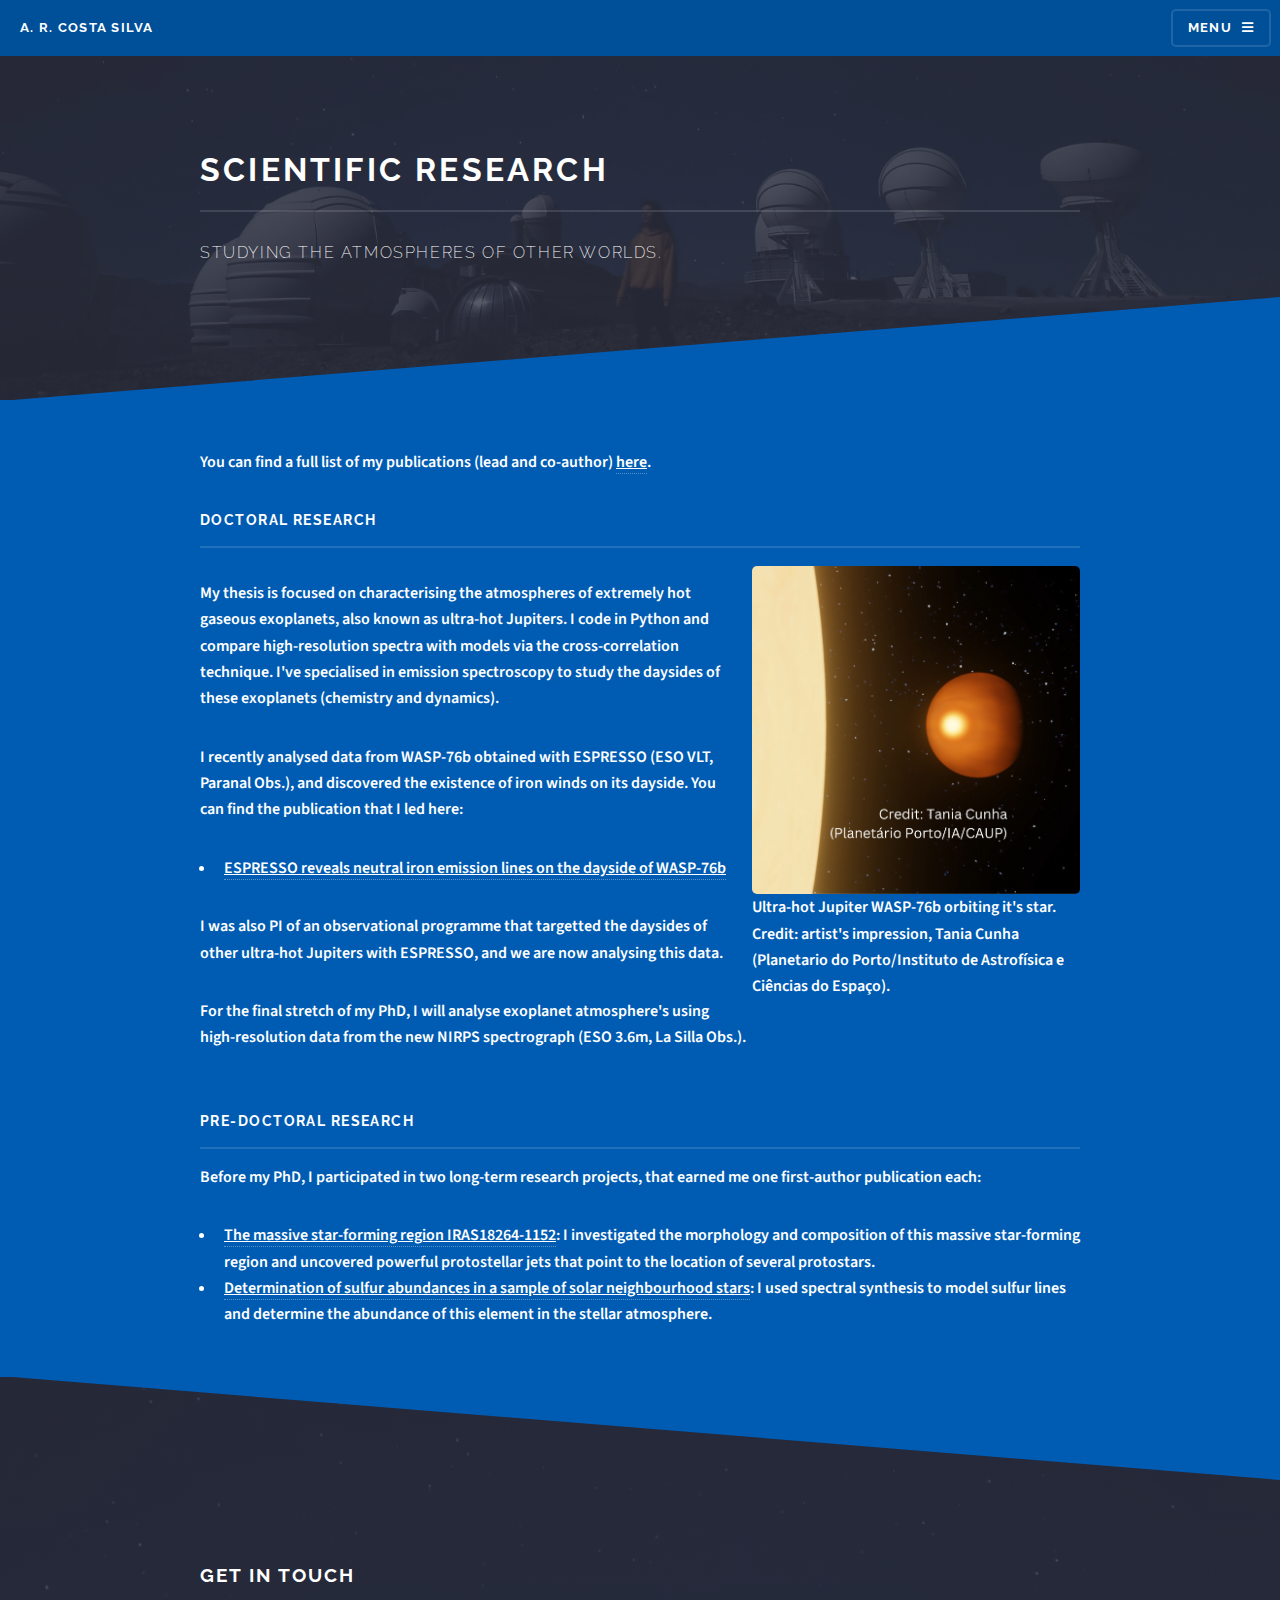
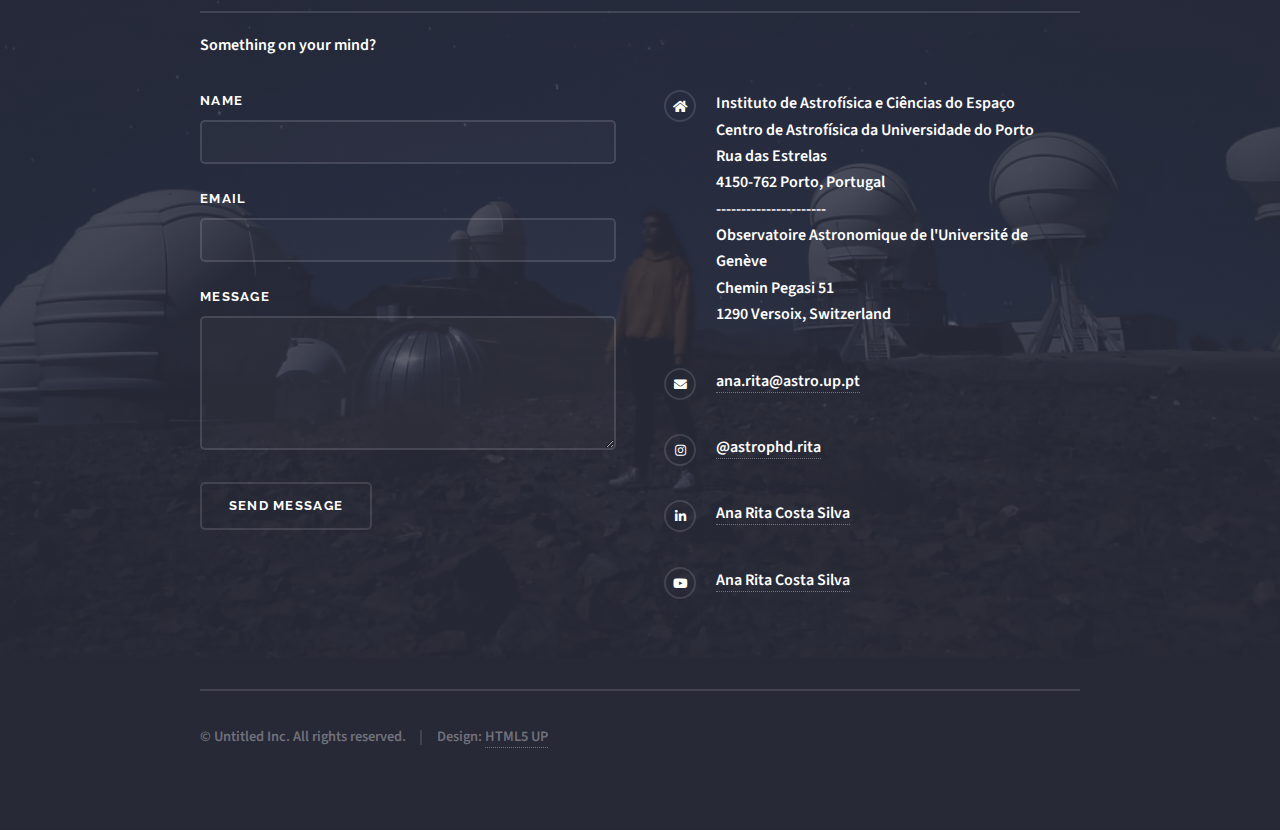
<file: research.html>
<!DOCTYPE HTML>
<!--
	Solid State by HTML5 UP
	html5up.net | @ajlkn
	Free for personal and commercial use under the CCA 3.0 license (html5up.net/license)
-->
<html>
	<head>
		<title>A.R.C.S.: Research</title>
		<meta charset="utf-8" />
		<meta name="viewport" content="width=device-width, initial-scale=1, user-scalable=no" />
		<link rel="stylesheet" href="assets/css/main.css" />
		<noscript><link rel="stylesheet" href="assets/css/noscript.css" /></noscript>
	</head>
	<body class="is-preload">

		<!-- Page Wrapper -->
			<div id="page-wrapper">

				<!-- Header -->
					<header id="header">
						<h1><a href="index.html">A. R. Costa Silva</a></h1>
						<nav>
							<a href="#menu">Menu</a>
						</nav>
					</header>

				<!-- Menu -->
					<nav id="menu">
						<div class="inner">
							<h2>Menu</h2>
							<ul class="links">
								<li><a href="index.html">Home</a></li>
								<li><a href="aboutme.html">About me</a></li>
								<li><a href="research.html">Research</a></li>
								<li><a href="outreach.html">Outreach</a></li>
								<!-- <li><a href="cv.html">CV</a></li> -->
								<!-- <li><a href="blog.html">Blog</a></li> -->
							</ul>
							<a href="#" class="close">Close</a>
						</div>
					</nav>

				<!-- Wrapper -->
					<section id="wrapper">
						<header>
							<div class="inner">
								<h2>Scientific Research </h2>
								<p>Studying the atmospheres of other worlds.</p>
							</div>
						</header>

						<!-- Content -->
							<div class="wrapper">
								<div class="inner">


									<p>You can find a full list of my publications (lead and co-author) 
										<a href="https://ui.adsabs.harvard.edu/public-libraries/nezJoz3mQZOsTunVvu5I5w"><u>here</u></a>.</p>
									<!-- <p>You can find my full CV <a href="cv.html"><u>here</u></a> and a full list of publications
										 (lead and co-author) 
										 <a href="https://ui.adsabs.harvard.edu/public-libraries/nezJoz3mQZOsTunVvu5I5w"><u>here</u></a>.</p> -->

									<h3 class="major">Doctoral research</h3>
									<span class="image right"><img src="images/research_square.png" alt="" /> <figcaption> 
										Ultra-hot Jupiter WASP-76b orbiting it's star. Credit: artist's impression, Tania Cunha 
										(Planetario do Porto/Instituto de Astrofísica e Ciências do Espaço). </figcaption> </span></p>
									<p>My thesis is focused on characterising the atmospheres of extremely hot gaseous exoplanets,
										 also known as ultra-hot Jupiters. I code in Python and compare high-resolution spectra 
										 with models via the cross-correlation technique. I've specialised in emission spectroscopy
										  to study the daysides of these exoplanets (chemistry and dynamics).</p>
									<p> I recently analysed data from WASP-76b obtained with ESPRESSO (ESO VLT, Paranal Obs.), and 
										discovered the existence of iron winds on its dayside. You can find the publication that
										 I led here: </p>
									<ul>
										<li> <a href="https://www.aanda.org/articles/aa/full_html/2024/09/aa49935-24/aa49935-24.html">
											<u> ESPRESSO reveals neutral iron emission lines on the dayside of WASP-76b</u></a></li>
									</ul> 
									<p> I was also PI of an observational programme that targetted the daysides of other ultra-hot 
										Jupiters with ESPRESSO, and we are now analysing this data.</p>
									<p> For the final stretch of my PhD, I will analyse exoplanet atmosphere's using high-resolution
										 data from the new NIRPS spectrograph (ESO 3.6m, La Silla Obs.). </p> </br>

									<h3 class="major">Pre-doctoral research</h3>
									<p>Before my PhD, I participated in two long-term research projects, that earned me one first-author
										 publication each:</p>
									<ul>
										<li> <a href="https://www.aanda.org/articles/aa/full_html/2022/03/aa42412-21/aa42412-21.html">
											<u>The massive star-forming region IRAS18264-1152</u></a>: I investigated the morphology 
											and composition of this massive star-forming region and uncovered powerful protostellar 
											jets that point to the location of several protostars. </li>	
										<li> <a href="https://www.aanda.org/articles/aa/full_html/2020/02/aa36523-19/aa36523-19.html">
											<u>Determination of sulfur abundances in a sample of solar neighbourhood stars</u></a>:
											 I used spectral synthesis to model sulfur lines and determine the abundance of this element
											 in the stellar atmosphere. </li>

									</ul>
									
									
									<!-- <section class="features">
										<article>
											<a href="#" class="image"><img src="images/pic04.jpg" alt="" /></a>
											<h3 class="major">Sed feugiat lorem</h3>
											<p>Lorem ipsum dolor sit amet, consectetur adipiscing vehicula id nulla dignissim dapibus ultrices.</p>
											<a href="#" class="special">Learn more</a>
										</article>
										<article>
											<a href="#" class="image"><img src="images/pic05.jpg" alt="" /></a>
											<h3 class="major">Nisl placerat</h3>
											<p>Lorem ipsum dolor sit amet, consectetur adipiscing vehicula id nulla dignissim dapibus ultrices.</p>
											<a href="#" class="special">Learn more</a>
										</article>
									</section> -->

								</div>
							</div>

					</section>

				<!-- Footer -->
					<section id="footer">
						<div class="inner">
							<h2 class="major">Get in touch</h2>
							<p>Something on your mind?</p>
							<form method="post" action="#">
								<div class="fields">
									<div class="field">
										<label for="name">Name</label>
										<input type="text" name="name" id="name" />
									</div>
									<div class="field">
										<label for="email">Email</label>
										<input type="email" name="email" id="email" />
									</div>
									<div class="field">
										<label for="message">Message</label>
										<textarea name="message" id="message" rows="4"></textarea>
									</div>
								</div>
								<ul class="actions">
									<li><input type="submit" value="Send Message" /></li>
								</ul>
							</form>
							<ul class="contact">
								<li class="icon solid fa-home">
									Instituto de Astrofísica e Ciências do Espaço<br />
									Centro de Astrofísica da Universidade do Porto <br />
									Rua das Estrelas <br />
									4150-762 Porto, Portugal<br />
									---------------------- <br />
									Observatoire Astronomique de l'Université de Genève<br />
									Chemin Pegasi 51<br />
									1290 Versoix, Switzerland
								</li>
<!--								<li class="icon solid fa-phone">(000) 000-0000</li> -->
								<li class="icon solid fa-envelope"><a href="#">ana.rita@astro.up.pt</a></li>
<!--								<li class="icon brands fa-twitter"><a href="#">twitter.com/untitled-tld</a></li> -->
								<li class="icon brands fa-instagram"><a href="https://instagram.com/astrophd.rita">@astrophd.rita</a></li>
								<li class="icon brands fa-linkedin-in"><a href="https://www.linkedin.com/in/anarcls/">Ana Rita Costa Silva</a></li>
								<li class="icon brands fa-youtube"><a href="https://www.youtube.com/@AstroPhDRita">Ana Rita Costa Silva</a></li>
							</ul>
							<ul class="copyright">
								<li>&copy; Untitled Inc. All rights reserved.</li><li>Design: <a href="http://html5up.net">HTML5 UP</a></li>
							</ul>
						</div>
					</section>

			</div>

		<!-- Scripts -->
			<script src="assets/js/jquery.min.js"></script>
			<script src="assets/js/jquery.scrollex.min.js"></script>
			<script src="assets/js/browser.min.js"></script>
			<script src="assets/js/breakpoints.min.js"></script>
			<script src="assets/js/util.js"></script>
			<script src="assets/js/main.js"></script>

	</body>
</html>
</file>
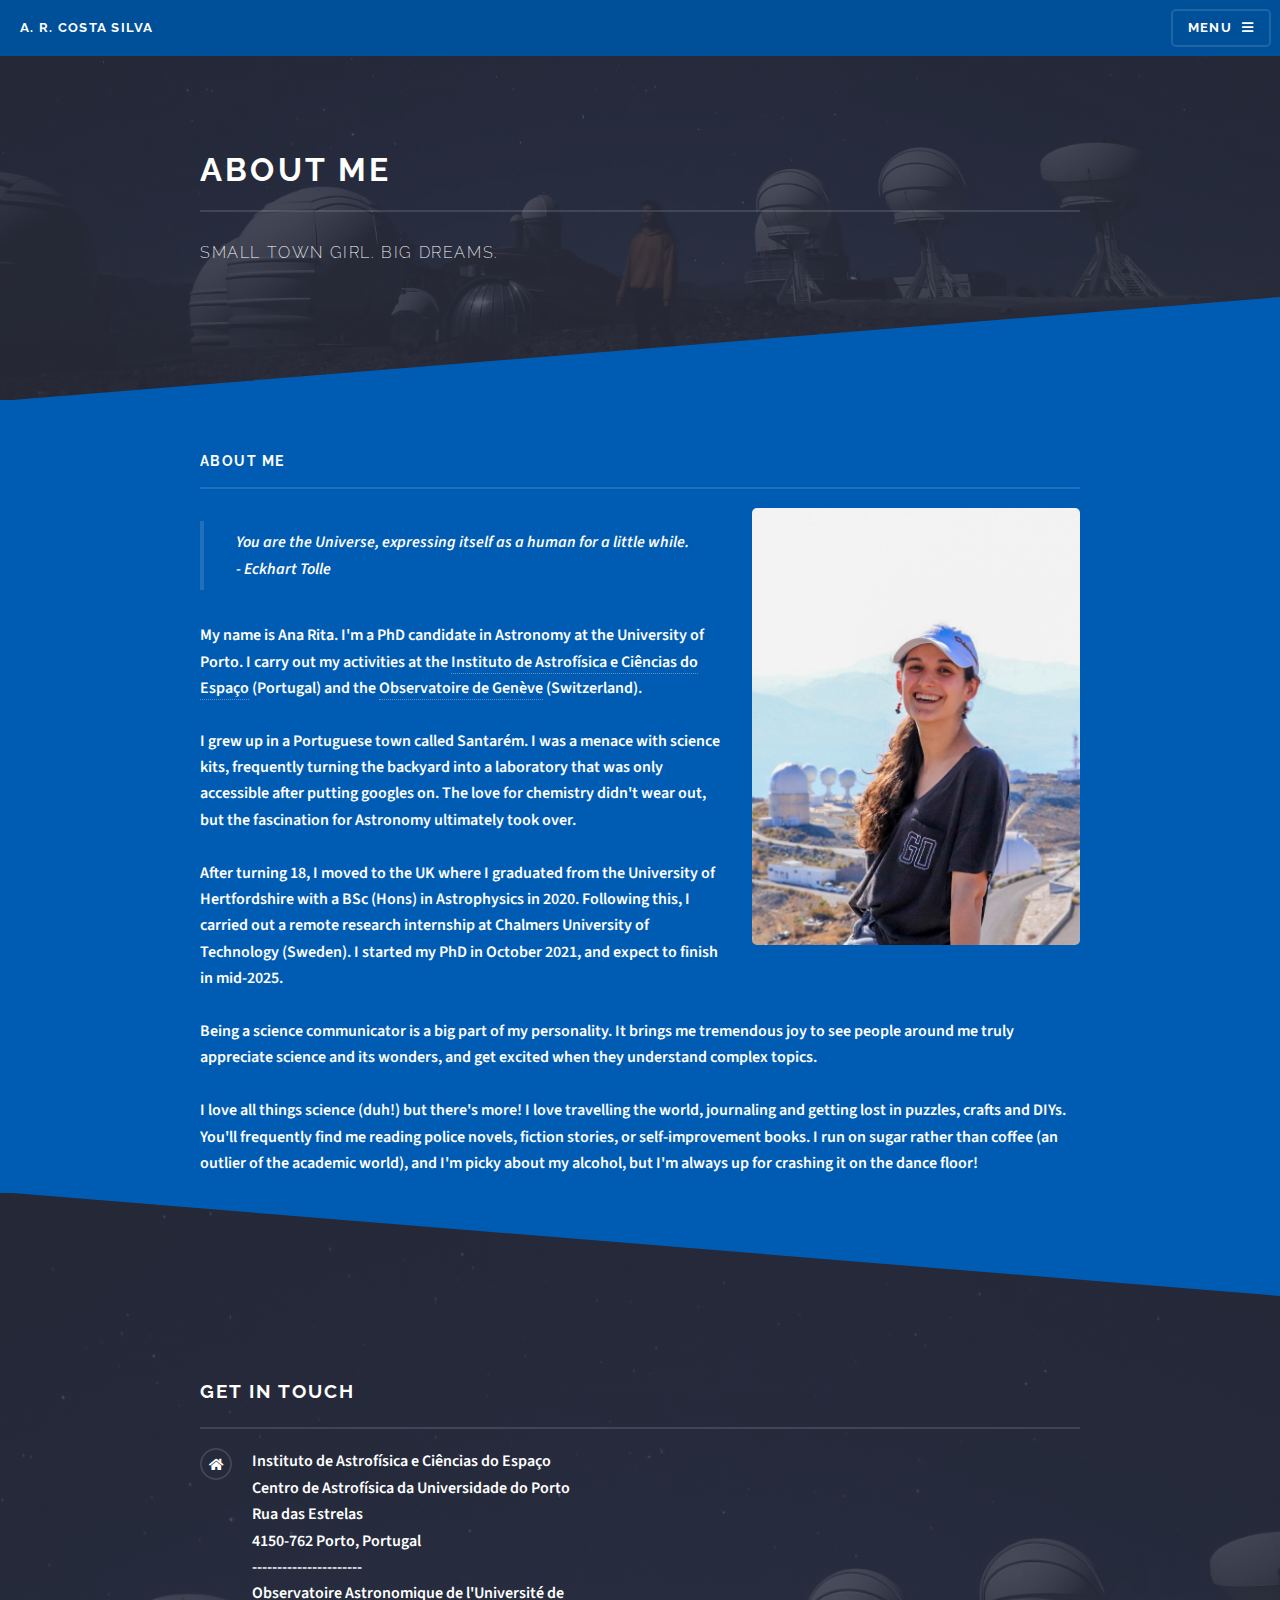
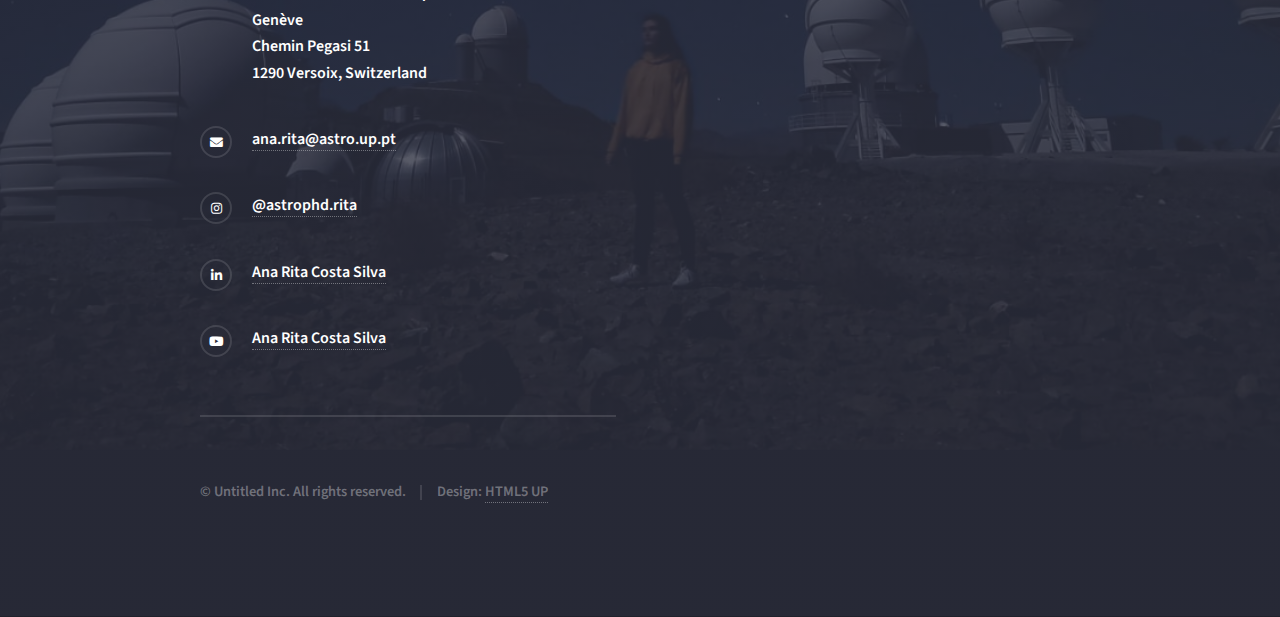
<file: wasp-76b_espresso.html>
<!DOCTYPE HTML>
<!--
	Solid State by HTML5 UP
	html5up.net | @ajlkn
	Free for personal and commercial use under the CCA 3.0 license (html5up.net/license)
-->
<html>
	<head>
		<title>A.R.C.S.: About Me</title>
		<meta charset="utf-8" />
		<meta name="viewport" content="width=device-width, initial-scale=1, user-scalable=no" />
		<link rel="stylesheet" href="assets/css/main.css" />
		<noscript><link rel="stylesheet" href="assets/css/noscript.css" /></noscript>
	</head>
	<body class="is-preload">

		<!-- Page Wrapper -->
			<div id="page-wrapper">

				<!-- Header -->
					<header id="header">
						<h1><a href="index.html">A. R. Costa Silva</a></h1>
						<nav>
							<a href="#menu">Menu</a>
						</nav>
					</header>

				<!-- Menu -->
					<nav id="menu">
						<div class="inner">
							<h2>Menu</h2>
							<ul class="links">
								<li><a href="index.html">Home</a></li>
								<li><a href="aboutme.html">About me</a></li>
								<li><a href="research.html">Research</a></li>
								<li><a href="outreach.html">Outreach</a></li>
								<li><a href="blog.html">Blog</a></li>
							</ul>
							<a href="#" class="close">Close</a>
						</div>
					</nav>

				<!-- Wrapper -->
					<section id="wrapper">
						<header>
							<div class="inner">
								<h2>About Me</h2>
								<p>Small town girl. Big dreams.</p>
							</div>
						</header>

						<!-- Content -->
							<div class="wrapper">
								<div class="inner">

									<h3 class="major"> About me </h3> 
									<p><span class="image right"><img src="images/aboutme_photo.png" alt="" /></span> </p>
									<blockquote>You are the Universe, expressing itself as a human for a little while. </br> <i>- Eckhart Tolle </i></blockquote>
									
									My name is Ana Rita. I'm a PhD candidate in Astronomy at the University of Porto.
								 	I carry out my activities at the <a href="https://iastro.pt">Instituto de Astrofísica e Ciências do Espaço</a> (Portugal) and the <a href="https://www.unige.ch/sciences/astro/en/about-us/astronomy-department/">Observatoire de Genève</a> (Switzerland).
 									<br />
									<br />
									I grew up in a Portuguese town called Santarém. I was a menace with science kits, frequently turning the backyard into a laboratory that was only accessible after putting googles on. The love for chemistry didn't wear out, but the fascination for Astronomy ultimately took over.
									<br />
									<br />
									After turning 18, I moved to the UK where I graduated from the University of Hertfordshire with a BSc (Hons) in Astrophysics in 2020. Following this, I carried out a remote research internship at Chalmers University of Technology (Sweden). I started my PhD in October 2021, and expect to finish in mid-2025.
									<br />
									<br />
									Being a science communicator is a big part of my personality. It brings me tremendous joy to see people around me truly appreciate science and its wonders, and get excited when they understand complex topics. 
									<br />
									<br />
									I love all things science (duh!) but there's more! I love travelling the world, journaling and getting lost in puzzles, crafts and DIYs. You'll frequently find me reading police novels, fiction stories, or self-improvement books. 
									I run on sugar rather than coffee (an outlier of the academic world), and I'm picky about my alcohol, but I'm always up for crashing it on the dance floor!



								</div>
							</div>

					</section>

				<!-- Footer -->
					<section id="footer">
						<div class="inner">
							<h2 class="major">Get in touch</h2>

							<ul class="contact">
								<li class="icon solid fa-home">
									Instituto de Astrofísica e Ciências do Espaço<br />
									Centro de Astrofísica da Universidade do Porto <br />
									Rua das Estrelas <br />
									4150-762 Porto, Portugal<br />
									---------------------- <br />
									Observatoire Astronomique de l'Université de Genève <br />
									Chemin Pegasi 51<br />
									1290 Versoix, Switzerland
								</li>
<!--								<li class="icon solid fa-phone">(000) 000-0000</li> -->
   								<li class="icon solid fa-envelope"><a href="#">ana.rita@astro.up.pt</a></li>
<!--								<li class="icon brands fa-twitter"><a href="#">twitter.com/untitled-tld</a></li> -->
								<li class="icon brands fa-instagram"><a href="https://instagram.com/astrophd.rita">@astrophd.rita</a></li>
								<li class="icon brands fa-linkedin-in"><a href="https://www.linkedin.com/in/anarcls/">Ana Rita Costa Silva</a></li>
								<li class="icon brands fa-youtube"><a href="https://www.youtube.com/@AstroPhDRita">Ana Rita Costa Silva</a></li>
							<ul class="copyright">
								<li>&copy; Untitled Inc. All rights reserved.</li><li>Design: <a href="http://html5up.net">HTML5 UP</a></li>
							</ul>
						</div>
					</section>

			</div>

		<!-- Scripts -->
			<script src="assets/js/jquery.min.js"></script>
			<script src="assets/js/jquery.scrollex.min.js"></script>
			<script src="assets/js/browser.min.js"></script>
			<script src="assets/js/breakpoints.min.js"></script>
			<script src="assets/js/util.js"></script>
			<script src="assets/js/main.js"></script>

	</body>
</html>
</file>
<file: assets/css/noscript.css>
/*
	Solid State by HTML5 UP
	html5up.net | @ajlkn
	Free for personal and commercial use under the CCA 3.0 license (html5up.net/license)
*/

/* Banner */

	body.is-preload #banner .logo {
		-moz-transform: none;
		-webkit-transform: none;
		-ms-transform: none;
		transform: none;
		opacity: 1;
	}

	body.is-preload #banner h2 {
		opacity: 1;
		-moz-transform: none;
		-webkit-transform: none;
		-ms-transform: none;
		transform: none;
		-moz-filter: none;
		-webkit-filter: none;
		-ms-filter: none;
		filter: none;
	}

	body.is-preload #banner p {
		opacity: 01;
		-moz-transform: none;
		-webkit-transform: none;
		-ms-transform: none;
		transform: none;
		-moz-filter: none;
		-webkit-filter: none;
		-ms-filter: none;
		filter: none;
	}
</file>
<file: assets/css/main.css>
@import url(fontawesome-all.min.css);
@import url("https://fonts.googleapis.com/css?family=Raleway:200,700|Source+Sans+Pro:300,600,300italic,600italic");

/*
	Solid State by HTML5 UP
	html5up.net | @ajlkn
	Free for personal and commercial use under the CCA 3.0 license (html5up.net/license)
*/

html, body, div, span, applet, object,
iframe, h1, h2, h3, h4, h5, h6, p, blockquote,
pre, a, abbr, acronym, address, big, cite,
code, del, dfn, em, img, ins, kbd, q, s, samp,
small, strike, strong, sub, sup, tt, var, b,
u, i, center, dl, dt, dd, ol, ul, li, fieldset,
form, label, legend, table, caption, tbody,
tfoot, thead, tr, th, td, article, aside,
canvas, details, embed, figure, figcaption,
footer, header, hgroup, menu, nav, output, ruby,
section, summary, time, mark, audio, video {
	margin: 0;
	padding: 0;
	border: 0;
	font-size: 100%;
	font: inherit;
	vertical-align: baseline;}

article, aside, details, figcaption, figure,
footer, header, hgroup, menu, nav, section {
	display: block;}

body {
	line-height: 1;
}

ol, ul {
	list-style: none;
}

blockquote, q {
	quotes: none;
}

	blockquote:before, blockquote:after, q:before, q:after {
		content: '';
		content: none;
	}

table {
	border-collapse: collapse;
	border-spacing: 0;
}

body {
	-webkit-text-size-adjust: none;
}

mark {
	background-color: transparent;
	color: inherit;
}

input::-moz-focus-inner {
	border: 0;
	padding: 0;
}

input, select, textarea {
	-moz-appearance: none;
	-webkit-appearance: none;
	-ms-appearance: none;
	appearance: none;
}

/* Basic */

	@-ms-viewport {
		width: device-width;
	}

	body {
		-ms-overflow-style: scrollbar;
	}

	@media screen and (max-width: 480px) {

		html, body {
			min-width: 320px;
		}

	}

	html {
		box-sizing: border-box;
	}

	*, *:before, *:after {
		box-sizing: inherit;
	}

	body {
		background-color: #2e3141;
		background-image: linear-gradient(to top, rgba(46, 49, 65, 0.7), rgba(46, 49, 65, 0.7)), url("../../images/lasilla_night_crop.png");
		background-size: auto,
 cover;
		background-attachment: fixed,
 fixed;
		background-position: center,
 center;
	}

		body.is-preload *, body.is-preload *:before, body.is-preload *:after {
			-moz-animation: none !important;
			-webkit-animation: none !important;
			-ms-animation: none !important;
			animation: none !important;
			-moz-transition: none !important;
			-webkit-transition: none !important;
			-ms-transition: none !important;
			transition: none !important;
		}

/* Type */

	body, input, select, textarea {
		color: #ffffff;
		font-family: "Source Sans Pro", Helvetica, sans-serif;
		font-size: 16.5pt;
		font-weight: 600;
		line-height: 1.65;
	}

		@media screen and (max-width: 1680px) {

			body, input, select, textarea {
				font-size: 13pt;
			}

		}

		@media screen and (max-width: 1280px) {

			body, input, select, textarea {
				font-size: 12pt;
			}

		}

		@media screen and (max-width: 980px) {

			body, input, select, textarea {
				font-size: 12pt;
			}

		}

		@media screen and (max-width: 736px) {

			body, input, select, textarea {
				font-size: 12pt;
			}

		}

		@media screen and (max-width: 480px) {

			body, input, select, textarea {
				font-size: 12pt;
			}

		}

	a {
		-moz-transition: color 0.2s ease-in-out, border-bottom-color 0.2s ease-in-out;
		-webkit-transition: color 0.2s ease-in-out, border-bottom-color 0.2s ease-in-out;
		-ms-transition: color 0.2s ease-in-out, border-bottom-color 0.2s ease-in-out;
		transition: color 0.2s ease-in-out, border-bottom-color 0.2s ease-in-out;
		border-bottom: dotted 1px rgba(255, 255, 255, 0.35);
		color: #ffffff;
		text-decoration: none;
	}

		a:hover {
			border-bottom-color: transparent;
			color: #ffffff !important;
		}

		a.special:not(.button) {
			text-decoration: none;
			border-bottom: 0;
			display: block;
			font-family: Raleway, Helvetica, sans-serif;
			font-size: 0.8em;
			font-weight: 700;
			letter-spacing: 0.1em;
			margin: 0 0 2em 0;
			text-transform: uppercase;
		}

			a.special:not(.button):before {
				-moz-osx-font-smoothing: grayscale;
				-webkit-font-smoothing: antialiased;
				display: inline-block;
				font-style: normal;
				font-variant: normal;
				text-rendering: auto;
				line-height: 1;
				text-transform: none !important;
				font-family: 'Font Awesome 5 Free';
				font-weight: 900;
			}

			a.special:not(.button):before {
				-moz-transition: background-color 0.2s ease-in-out;
				-webkit-transition: background-color 0.2s ease-in-out;
				-ms-transition: background-color 0.2s ease-in-out;
				transition: background-color 0.2s ease-in-out;
				border-radius: 100%;
				border: solid 2px rgba(255, 255, 255, 0.125);
				content: '\f105';
				display: inline-block;
				font-size: 1.25em;
				height: 2em;
				line-height: 1.75em;
				margin-right: 0.85em;
				text-align: center;
				text-indent: 0.15em;
				vertical-align: middle;
				width: 2em;
			}

			a.special:not(.button):hover:before {
				background-color: rgba(255, 255, 255, 0.025);
			}

			a.special:not(.button):active:before {
				background-color: rgba(255, 255, 255, 0.075);
			}

	strong, b {
		color: #ffffff;
		font-weight: 600;
	}

	em, i {
		font-style: italic;
	}

	p {
		margin: 0 0 2em 0;
	}

	h1, h2, h3, h4, h5, h6 {
		color: #ffffff;
		font-family: Raleway, Helvetica, sans-serif;
		font-weight: 700;
		letter-spacing: 0.1em;
		margin: 0 0 1em 0;
		text-transform: uppercase;
	}

		h1 a, h2 a, h3 a, h4 a, h5 a, h6 a {
			color: inherit;
			text-decoration: none;
			border-bottom: 0;
		}

		h1 span, h2 span, h3 span, h4 span, h5 span, h6 span {
			font-weight: 200;
		}

		h1.major, h2.major, h3.major, h4.major, h5.major, h6.major {
			padding-bottom: 1em;
			border-bottom: solid 2px rgba(255, 255, 255, 0.125);
		}

	h2 {
		font-size: 1.2em;
	}

	h3 {
		font-size: 0.9em;
	}

	h4 {
		font-size: 0.7em;
	}

	h5 {
		font-size: 0.5em;
	}

	h6 {
		font-size: 0.4em;
	}


	@media screen and (max-width: 736px) {

		h2 {
			font-size: 1em;
		}

		h3 {
			font-size: 0.8em;
		}

	}

	sub {
		font-size: 0.8em;
		position: relative;
		top: 0.5em;
	}

	sup {
		font-size: 0.8em;
		position: relative;
		top: -0.5em;
	}

	blockquote {
		border-left: solid 4px rgba(255, 255, 255, 0.125);
		font-style: italic;
		margin: 0 0 2em 0;
		padding: 0.5em 0 0.5em 2em;
	}

	code {
		background: rgba(255, 255, 255, 0.025);
		border-radius: 5px;
		border: solid 2px rgba(255, 255, 255, 0.125);
		font-family: "Courier New", monospace;
		font-size: 0.9em;
		margin: 0 0.25em;
		padding: 0.25em 0.65em;
	}

	pre {
		-webkit-overflow-scrolling: touch;
		font-family: "Courier New", monospace;
		font-size: 0.9em;
		margin: 0 0 2em 0;
	}

		pre code {
			display: block;
			line-height: 1.75em;
			padding: 1em 1.5em;
			overflow-x: auto;
		}

	hr {
		border: 0;
		border-bottom: solid 2px rgba(255, 255, 255, 0.125);
		margin: 2.5em 0;
	}

		hr.major {
			margin: 4em 0;
		}

	.align-left {
		text-align: left;
	}

	.align-center {
		text-align: center;
	}

	.align-right {
		text-align: right;
	}

/* Row */

	.row {
		display: flex;
		flex-wrap: wrap;
		box-sizing: border-box;
		align-items: stretch;
	}

		.row > * {
			box-sizing: border-box;
		}

		.row.gtr-uniform > * > :last-child {
			margin-bottom: 0;
		}

		.row.aln-left {
			justify-content: flex-start;
		}

		.row.aln-center {
			justify-content: center;
		}

		.row.aln-right {
			justify-content: flex-end;
		}

		.row.aln-top {
			align-items: flex-start;
		}

		.row.aln-middle {
			align-items: center;
		}

		.row.aln-bottom {
			align-items: flex-end;
		}

		.row > .imp {
			order: -1;
		}

		.row > .col-1 {
			width: 8.33333%;
		}

		.row > .off-1 {
			margin-left: 8.33333%;
		}

		.row > .col-2 {
			width: 16.66667%;
		}

		.row > .off-2 {
			margin-left: 16.66667%;
		}

		.row > .col-3 {
			width: 25%;
		}

		.row > .off-3 {
			margin-left: 25%;
		}

		.row > .col-4 {
			width: 33.33333%;
		}

		.row > .off-4 {
			margin-left: 33.33333%;
		}

		.row > .col-5 {
			width: 41.66667%;
		}

		.row > .off-5 {
			margin-left: 41.66667%;
		}

		.row > .col-6 {
			width: 50%;
		}

		.row > .off-6 {
			margin-left: 50%;
		}

		.row > .col-7 {
			width: 58.33333%;
		}

		.row > .off-7 {
			margin-left: 58.33333%;
		}

		.row > .col-8 {
			width: 66.66667%;
		}

		.row > .off-8 {
			margin-left: 66.66667%;
		}

		.row > .col-9 {
			width: 75%;
		}

		.row > .off-9 {
			margin-left: 75%;
		}

		.row > .col-10 {
			width: 83.33333%;
		}

		.row > .off-10 {
			margin-left: 83.33333%;
		}

		.row > .col-11 {
			width: 91.66667%;
		}

		.row > .off-11 {
			margin-left: 91.66667%;
		}

		.row > .col-12 {
			width: 100%;
		}

		.row > .off-12 {
			margin-left: 100%;
		}

		.row.gtr-0 {
			margin-top: 0;
			margin-left: 0em;
		}

			.row.gtr-0 > * {
				padding: 0 0 0 0em;
			}

			.row.gtr-0.gtr-uniform {
				margin-top: 0em;
			}

				.row.gtr-0.gtr-uniform > * {
					padding-top: 0em;
				}

		.row.gtr-25 {
			margin-top: 0;
			margin-left: -0.4375em;
		}

			.row.gtr-25 > * {
				padding: 0 0 0 0.4375em;
			}

			.row.gtr-25.gtr-uniform {
				margin-top: -0.4375em;
			}

				.row.gtr-25.gtr-uniform > * {
					padding-top: 0.4375em;
				}

		.row.gtr-50 {
			margin-top: 0;
			margin-left: -0.875em;
		}

			.row.gtr-50 > * {
				padding: 0 0 0 0.875em;
			}

			.row.gtr-50.gtr-uniform {
				margin-top: -0.875em;
			}

				.row.gtr-50.gtr-uniform > * {
					padding-top: 0.875em;
				}

		.row {
			margin-top: 0;
			margin-left: -1.75em;
		}

			.row > * {
				padding: 0 0 0 1.75em;
			}

			.row.gtr-uniform {
				margin-top: -1.75em;
			}

				.row.gtr-uniform > * {
					padding-top: 1.75em;
				}

		.row.gtr-150 {
			margin-top: 0;
			margin-left: -2.625em;
		}

			.row.gtr-150 > * {
				padding: 0 0 0 2.625em;
			}

			.row.gtr-150.gtr-uniform {
				margin-top: -2.625em;
			}

				.row.gtr-150.gtr-uniform > * {
					padding-top: 2.625em;
				}

		.row.gtr-200 {
			margin-top: 0;
			margin-left: -3.5em;
		}

			.row.gtr-200 > * {
				padding: 0 0 0 3.5em;
			}

			.row.gtr-200.gtr-uniform {
				margin-top: -3.5em;
			}

				.row.gtr-200.gtr-uniform > * {
					padding-top: 3.5em;
				}

		@media screen and (max-width: 1680px) {

			.row {
				display: flex;
				flex-wrap: wrap;
				box-sizing: border-box;
				align-items: stretch;
			}

				.row > * {
					box-sizing: border-box;
				}

				.row.gtr-uniform > * > :last-child {
					margin-bottom: 0;
				}

				.row.aln-left {
					justify-content: flex-start;
				}

				.row.aln-center {
					justify-content: center;
				}

				.row.aln-right {
					justify-content: flex-end;
				}

				.row.aln-top {
					align-items: flex-start;
				}

				.row.aln-middle {
					align-items: center;
				}

				.row.aln-bottom {
					align-items: flex-end;
				}

				.row > .imp-xlarge {
					order: -1;
				}

				.row > .col-1-xlarge {
					width: 8.33333%;
				}

				.row > .off-1-xlarge {
					margin-left: 8.33333%;
				}

				.row > .col-2-xlarge {
					width: 16.66667%;
				}

				.row > .off-2-xlarge {
					margin-left: 16.66667%;
				}

				.row > .col-3-xlarge {
					width: 25%;
				}

				.row > .off-3-xlarge {
					margin-left: 25%;
				}

				.row > .col-4-xlarge {
					width: 33.33333%;
				}

				.row > .off-4-xlarge {
					margin-left: 33.33333%;
				}

				.row > .col-5-xlarge {
					width: 41.66667%;
				}

				.row > .off-5-xlarge {
					margin-left: 41.66667%;
				}

				.row > .col-6-xlarge {
					width: 50%;
				}

				.row > .off-6-xlarge {
					margin-left: 50%;
				}

				.row > .col-7-xlarge {
					width: 58.33333%;
				}

				.row > .off-7-xlarge {
					margin-left: 58.33333%;
				}

				.row > .col-8-xlarge {
					width: 66.66667%;
				}

				.row > .off-8-xlarge {
					margin-left: 66.66667%;
				}

				.row > .col-9-xlarge {
					width: 75%;
				}

				.row > .off-9-xlarge {
					margin-left: 75%;
				}

				.row > .col-10-xlarge {
					width: 83.33333%;
				}

				.row > .off-10-xlarge {
					margin-left: 83.33333%;
				}

				.row > .col-11-xlarge {
					width: 91.66667%;
				}

				.row > .off-11-xlarge {
					margin-left: 91.66667%;
				}

				.row > .col-12-xlarge {
					width: 100%;
				}

				.row > .off-12-xlarge {
					margin-left: 100%;
				}

				.row.gtr-0 {
					margin-top: 0;
					margin-left: 0em;
				}

					.row.gtr-0 > * {
						padding: 0 0 0 0em;
					}

					.row.gtr-0.gtr-uniform {
						margin-top: 0em;
					}

						.row.gtr-0.gtr-uniform > * {
							padding-top: 0em;
						}

				.row.gtr-25 {
					margin-top: 0;
					margin-left: -0.4375em;
				}

					.row.gtr-25 > * {
						padding: 0 0 0 0.4375em;
					}

					.row.gtr-25.gtr-uniform {
						margin-top: -0.4375em;
					}

						.row.gtr-25.gtr-uniform > * {
							padding-top: 0.4375em;
						}

				.row.gtr-50 {
					margin-top: 0;
					margin-left: -0.875em;
				}

					.row.gtr-50 > * {
						padding: 0 0 0 0.875em;
					}

					.row.gtr-50.gtr-uniform {
						margin-top: -0.875em;
					}

						.row.gtr-50.gtr-uniform > * {
							padding-top: 0.875em;
						}

				.row {
					margin-top: 0;
					margin-left: -1.75em;
				}

					.row > * {
						padding: 0 0 0 1.75em;
					}

					.row.gtr-uniform {
						margin-top: -1.75em;
					}

						.row.gtr-uniform > * {
							padding-top: 1.75em;
						}

				.row.gtr-150 {
					margin-top: 0;
					margin-left: -2.625em;
				}

					.row.gtr-150 > * {
						padding: 0 0 0 2.625em;
					}

					.row.gtr-150.gtr-uniform {
						margin-top: -2.625em;
					}

						.row.gtr-150.gtr-uniform > * {
							padding-top: 2.625em;
						}

				.row.gtr-200 {
					margin-top: 0;
					margin-left: -3.5em;
				}

					.row.gtr-200 > * {
						padding: 0 0 0 3.5em;
					}

					.row.gtr-200.gtr-uniform {
						margin-top: -3.5em;
					}

						.row.gtr-200.gtr-uniform > * {
							padding-top: 3.5em;
						}

		}

		@media screen and (max-width: 1280px) {

			.row {
				display: flex;
				flex-wrap: wrap;
				box-sizing: border-box;
				align-items: stretch;
			}

				.row > * {
					box-sizing: border-box;
				}

				.row.gtr-uniform > * > :last-child {
					margin-bottom: 0;
				}

				.row.aln-left {
					justify-content: flex-start;
				}

				.row.aln-center {
					justify-content: center;
				}

				.row.aln-right {
					justify-content: flex-end;
				}

				.row.aln-top {
					align-items: flex-start;
				}

				.row.aln-middle {
					align-items: center;
				}

				.row.aln-bottom {
					align-items: flex-end;
				}

				.row > .imp-large {
					order: -1;
				}

				.row > .col-1-large {
					width: 8.33333%;
				}

				.row > .off-1-large {
					margin-left: 8.33333%;
				}

				.row > .col-2-large {
					width: 16.66667%;
				}

				.row > .off-2-large {
					margin-left: 16.66667%;
				}

				.row > .col-3-large {
					width: 25%;
				}

				.row > .off-3-large {
					margin-left: 25%;
				}

				.row > .col-4-large {
					width: 33.33333%;
				}

				.row > .off-4-large {
					margin-left: 33.33333%;
				}

				.row > .col-5-large {
					width: 41.66667%;
				}

				.row > .off-5-large {
					margin-left: 41.66667%;
				}

				.row > .col-6-large {
					width: 50%;
				}

				.row > .off-6-large {
					margin-left: 50%;
				}

				.row > .col-7-large {
					width: 58.33333%;
				}

				.row > .off-7-large {
					margin-left: 58.33333%;
				}

				.row > .col-8-large {
					width: 66.66667%;
				}

				.row > .off-8-large {
					margin-left: 66.66667%;
				}

				.row > .col-9-large {
					width: 75%;
				}

				.row > .off-9-large {
					margin-left: 75%;
				}

				.row > .col-10-large {
					width: 83.33333%;
				}

				.row > .off-10-large {
					margin-left: 83.33333%;
				}

				.row > .col-11-large {
					width: 91.66667%;
				}

				.row > .off-11-large {
					margin-left: 91.66667%;
				}

				.row > .col-12-large {
					width: 100%;
				}

				.row > .off-12-large {
					margin-left: 100%;
				}

				.row.gtr-0 {
					margin-top: 0;
					margin-left: 0em;
				}

					.row.gtr-0 > * {
						padding: 0 0 0 0em;
					}

					.row.gtr-0.gtr-uniform {
						margin-top: 0em;
					}

						.row.gtr-0.gtr-uniform > * {
							padding-top: 0em;
						}

				.row.gtr-25 {
					margin-top: 0;
					margin-left: -0.4375em;
				}

					.row.gtr-25 > * {
						padding: 0 0 0 0.4375em;
					}

					.row.gtr-25.gtr-uniform {
						margin-top: -0.4375em;
					}

						.row.gtr-25.gtr-uniform > * {
							padding-top: 0.4375em;
						}

				.row.gtr-50 {
					margin-top: 0;
					margin-left: -0.875em;
				}

					.row.gtr-50 > * {
						padding: 0 0 0 0.875em;
					}

					.row.gtr-50.gtr-uniform {
						margin-top: -0.875em;
					}

						.row.gtr-50.gtr-uniform > * {
							padding-top: 0.875em;
						}

				.row {
					margin-top: 0;
					margin-left: -1.75em;
				}

					.row > * {
						padding: 0 0 0 1.75em;
					}

					.row.gtr-uniform {
						margin-top: -1.75em;
					}

						.row.gtr-uniform > * {
							padding-top: 1.75em;
						}

				.row.gtr-150 {
					margin-top: 0;
					margin-left: -2.625em;
				}

					.row.gtr-150 > * {
						padding: 0 0 0 2.625em;
					}

					.row.gtr-150.gtr-uniform {
						margin-top: -2.625em;
					}

						.row.gtr-150.gtr-uniform > * {
							padding-top: 2.625em;
						}

				.row.gtr-200 {
					margin-top: 0;
					margin-left: -3.5em;
				}

					.row.gtr-200 > * {
						padding: 0 0 0 3.5em;
					}

					.row.gtr-200.gtr-uniform {
						margin-top: -3.5em;
					}

						.row.gtr-200.gtr-uniform > * {
							padding-top: 3.5em;
						}

		}

		@media screen and (max-width: 980px) {

			.row {
				display: flex;
				flex-wrap: wrap;
				box-sizing: border-box;
				align-items: stretch;
			}

				.row > * {
					box-sizing: border-box;
				}

				.row.gtr-uniform > * > :last-child {
					margin-bottom: 0;
				}

				.row.aln-left {
					justify-content: flex-start;
				}

				.row.aln-center {
					justify-content: center;
				}

				.row.aln-right {
					justify-content: flex-end;
				}

				.row.aln-top {
					align-items: flex-start;
				}

				.row.aln-middle {
					align-items: center;
				}

				.row.aln-bottom {
					align-items: flex-end;
				}

				.row > .imp-medium {
					order: -1;
				}

				.row > .col-1-medium {
					width: 8.33333%;
				}

				.row > .off-1-medium {
					margin-left: 8.33333%;
				}

				.row > .col-2-medium {
					width: 16.66667%;
				}

				.row > .off-2-medium {
					margin-left: 16.66667%;
				}

				.row > .col-3-medium {
					width: 25%;
				}

				.row > .off-3-medium {
					margin-left: 25%;
				}

				.row > .col-4-medium {
					width: 33.33333%;
				}

				.row > .off-4-medium {
					margin-left: 33.33333%;
				}

				.row > .col-5-medium {
					width: 41.66667%;
				}

				.row > .off-5-medium {
					margin-left: 41.66667%;
				}

				.row > .col-6-medium {
					width: 50%;
				}

				.row > .off-6-medium {
					margin-left: 50%;
				}

				.row > .col-7-medium {
					width: 58.33333%;
				}

				.row > .off-7-medium {
					margin-left: 58.33333%;
				}

				.row > .col-8-medium {
					width: 66.66667%;
				}

				.row > .off-8-medium {
					margin-left: 66.66667%;
				}

				.row > .col-9-medium {
					width: 75%;
				}

				.row > .off-9-medium {
					margin-left: 75%;
				}

				.row > .col-10-medium {
					width: 83.33333%;
				}

				.row > .off-10-medium {
					margin-left: 83.33333%;
				}

				.row > .col-11-medium {
					width: 91.66667%;
				}

				.row > .off-11-medium {
					margin-left: 91.66667%;
				}

				.row > .col-12-medium {
					width: 100%;
				}

				.row > .off-12-medium {
					margin-left: 100%;
				}

				.row.gtr-0 {
					margin-top: 0;
					margin-left: 0em;
				}

					.row.gtr-0 > * {
						padding: 0 0 0 0em;
					}

					.row.gtr-0.gtr-uniform {
						margin-top: 0em;
					}

						.row.gtr-0.gtr-uniform > * {
							padding-top: 0em;
						}

				.row.gtr-25 {
					margin-top: 0;
					margin-left: -0.4375em;
				}

					.row.gtr-25 > * {
						padding: 0 0 0 0.4375em;
					}

					.row.gtr-25.gtr-uniform {
						margin-top: -0.4375em;
					}

						.row.gtr-25.gtr-uniform > * {
							padding-top: 0.4375em;
						}

				.row.gtr-50 {
					margin-top: 0;
					margin-left: -0.875em;
				}

					.row.gtr-50 > * {
						padding: 0 0 0 0.875em;
					}

					.row.gtr-50.gtr-uniform {
						margin-top: -0.875em;
					}

						.row.gtr-50.gtr-uniform > * {
							padding-top: 0.875em;
						}

				.row {
					margin-top: 0;
					margin-left: -1.75em;
				}

					.row > * {
						padding: 0 0 0 1.75em;
					}

					.row.gtr-uniform {
						margin-top: -1.75em;
					}

						.row.gtr-uniform > * {
							padding-top: 1.75em;
						}

				.row.gtr-150 {
					margin-top: 0;
					margin-left: -2.625em;
				}

					.row.gtr-150 > * {
						padding: 0 0 0 2.625em;
					}

					.row.gtr-150.gtr-uniform {
						margin-top: -2.625em;
					}

						.row.gtr-150.gtr-uniform > * {
							padding-top: 2.625em;
						}

				.row.gtr-200 {
					margin-top: 0;
					margin-left: -3.5em;
				}

					.row.gtr-200 > * {
						padding: 0 0 0 3.5em;
					}

					.row.gtr-200.gtr-uniform {
						margin-top: -3.5em;
					}

						.row.gtr-200.gtr-uniform > * {
							padding-top: 3.5em;
						}

		}

		@media screen and (max-width: 736px) {

			.row {
				display: flex;
				flex-wrap: wrap;
				box-sizing: border-box;
				align-items: stretch;
			}

				.row > * {
					box-sizing: border-box;
				}

				.row.gtr-uniform > * > :last-child {
					margin-bottom: 0;
				}

				.row.aln-left {
					justify-content: flex-start;
				}

				.row.aln-center {
					justify-content: center;
				}

				.row.aln-right {
					justify-content: flex-end;
				}

				.row.aln-top {
					align-items: flex-start;
				}

				.row.aln-middle {
					align-items: center;
				}

				.row.aln-bottom {
					align-items: flex-end;
				}

				.row > .imp-small {
					order: -1;
				}

				.row > .col-1-small {
					width: 8.33333%;
				}

				.row > .off-1-small {
					margin-left: 8.33333%;
				}

				.row > .col-2-small {
					width: 16.66667%;
				}

				.row > .off-2-small {
					margin-left: 16.66667%;
				}

				.row > .col-3-small {
					width: 25%;
				}

				.row > .off-3-small {
					margin-left: 25%;
				}

				.row > .col-4-small {
					width: 33.33333%;
				}

				.row > .off-4-small {
					margin-left: 33.33333%;
				}

				.row > .col-5-small {
					width: 41.66667%;
				}

				.row > .off-5-small {
					margin-left: 41.66667%;
				}

				.row > .col-6-small {
					width: 50%;
				}

				.row > .off-6-small {
					margin-left: 50%;
				}

				.row > .col-7-small {
					width: 58.33333%;
				}

				.row > .off-7-small {
					margin-left: 58.33333%;
				}

				.row > .col-8-small {
					width: 66.66667%;
				}

				.row > .off-8-small {
					margin-left: 66.66667%;
				}

				.row > .col-9-small {
					width: 75%;
				}

				.row > .off-9-small {
					margin-left: 75%;
				}

				.row > .col-10-small {
					width: 83.33333%;
				}

				.row > .off-10-small {
					margin-left: 83.33333%;
				}

				.row > .col-11-small {
					width: 91.66667%;
				}

				.row > .off-11-small {
					margin-left: 91.66667%;
				}

				.row > .col-12-small {
					width: 100%;
				}

				.row > .off-12-small {
					margin-left: 100%;
				}

				.row.gtr-0 {
					margin-top: 0;
					margin-left: 0em;
				}

					.row.gtr-0 > * {
						padding: 0 0 0 0em;
					}

					.row.gtr-0.gtr-uniform {
						margin-top: 0em;
					}

						.row.gtr-0.gtr-uniform > * {
							padding-top: 0em;
						}

				.row.gtr-25 {
					margin-top: 0;
					margin-left: -0.3125em;
				}

					.row.gtr-25 > * {
						padding: 0 0 0 0.3125em;
					}

					.row.gtr-25.gtr-uniform {
						margin-top: -0.3125em;
					}

						.row.gtr-25.gtr-uniform > * {
							padding-top: 0.3125em;
						}

				.row.gtr-50 {
					margin-top: 0;
					margin-left: -0.625em;
				}

					.row.gtr-50 > * {
						padding: 0 0 0 0.625em;
					}

					.row.gtr-50.gtr-uniform {
						margin-top: -0.625em;
					}

						.row.gtr-50.gtr-uniform > * {
							padding-top: 0.625em;
						}

				.row {
					margin-top: 0;
					margin-left: -1.25em;
				}

					.row > * {
						padding: 0 0 0 1.25em;
					}

					.row.gtr-uniform {
						margin-top: -1.25em;
					}

						.row.gtr-uniform > * {
							padding-top: 1.25em;
						}

				.row.gtr-150 {
					margin-top: 0;
					margin-left: -1.875em;
				}

					.row.gtr-150 > * {
						padding: 0 0 0 1.875em;
					}

					.row.gtr-150.gtr-uniform {
						margin-top: -1.875em;
					}

						.row.gtr-150.gtr-uniform > * {
							padding-top: 1.875em;
						}

				.row.gtr-200 {
					margin-top: 0;
					margin-left: -2.5em;
				}

					.row.gtr-200 > * {
						padding: 0 0 0 2.5em;
					}

					.row.gtr-200.gtr-uniform {
						margin-top: -2.5em;
					}

						.row.gtr-200.gtr-uniform > * {
							padding-top: 2.5em;
						}

		}

		@media screen and (max-width: 480px) {

			.row {
				display: flex;
				flex-wrap: wrap;
				box-sizing: border-box;
				align-items: stretch;
			}

				.row > * {
					box-sizing: border-box;
				}

				.row.gtr-uniform > * > :last-child {
					margin-bottom: 0;
				}

				.row.aln-left {
					justify-content: flex-start;
				}

				.row.aln-center {
					justify-content: center;
				}

				.row.aln-right {
					justify-content: flex-end;
				}

				.row.aln-top {
					align-items: flex-start;
				}

				.row.aln-middle {
					align-items: center;
				}

				.row.aln-bottom {
					align-items: flex-end;
				}

				.row > .imp-xsmall {
					order: -1;
				}

				.row > .col-1-xsmall {
					width: 8.33333%;
				}

				.row > .off-1-xsmall {
					margin-left: 8.33333%;
				}

				.row > .col-2-xsmall {
					width: 16.66667%;
				}

				.row > .off-2-xsmall {
					margin-left: 16.66667%;
				}

				.row > .col-3-xsmall {
					width: 25%;
				}

				.row > .off-3-xsmall {
					margin-left: 25%;
				}

				.row > .col-4-xsmall {
					width: 33.33333%;
				}

				.row > .off-4-xsmall {
					margin-left: 33.33333%;
				}

				.row > .col-5-xsmall {
					width: 41.66667%;
				}

				.row > .off-5-xsmall {
					margin-left: 41.66667%;
				}

				.row > .col-6-xsmall {
					width: 50%;
				}

				.row > .off-6-xsmall {
					margin-left: 50%;
				}

				.row > .col-7-xsmall {
					width: 58.33333%;
				}

				.row > .off-7-xsmall {
					margin-left: 58.33333%;
				}

				.row > .col-8-xsmall {
					width: 66.66667%;
				}

				.row > .off-8-xsmall {
					margin-left: 66.66667%;
				}

				.row > .col-9-xsmall {
					width: 75%;
				}

				.row > .off-9-xsmall {
					margin-left: 75%;
				}

				.row > .col-10-xsmall {
					width: 83.33333%;
				}

				.row > .off-10-xsmall {
					margin-left: 83.33333%;
				}

				.row > .col-11-xsmall {
					width: 91.66667%;
				}

				.row > .off-11-xsmall {
					margin-left: 91.66667%;
				}

				.row > .col-12-xsmall {
					width: 100%;
				}

				.row > .off-12-xsmall {
					margin-left: 100%;
				}

				.row.gtr-0 {
					margin-top: 0;
					margin-left: 0em;
				}

					.row.gtr-0 > * {
						padding: 0 0 0 0em;
					}

					.row.gtr-0.gtr-uniform {
						margin-top: 0em;
					}

						.row.gtr-0.gtr-uniform > * {
							padding-top: 0em;
						}

				.row.gtr-25 {
					margin-top: 0;
					margin-left: -0.3125em;
				}

					.row.gtr-25 > * {
						padding: 0 0 0 0.3125em;
					}

					.row.gtr-25.gtr-uniform {
						margin-top: -0.3125em;
					}

						.row.gtr-25.gtr-uniform > * {
							padding-top: 0.3125em;
						}

				.row.gtr-50 {
					margin-top: 0;
					margin-left: -0.625em;
				}

					.row.gtr-50 > * {
						padding: 0 0 0 0.625em;
					}

					.row.gtr-50.gtr-uniform {
						margin-top: -0.625em;
					}

						.row.gtr-50.gtr-uniform > * {
							padding-top: 0.625em;
						}

				.row {
					margin-top: 0;
					margin-left: -1.25em;
				}

					.row > * {
						padding: 0 0 0 1.25em;
					}

					.row.gtr-uniform {
						margin-top: -1.25em;
					}

						.row.gtr-uniform > * {
							padding-top: 1.25em;
						}

				.row.gtr-150 {
					margin-top: 0;
					margin-left: -1.875em;
				}

					.row.gtr-150 > * {
						padding: 0 0 0 1.875em;
					}

					.row.gtr-150.gtr-uniform {
						margin-top: -1.875em;
					}

						.row.gtr-150.gtr-uniform > * {
							padding-top: 1.875em;
						}

				.row.gtr-200 {
					margin-top: 0;
					margin-left: -2.5em;
				}

					.row.gtr-200 > * {
						padding: 0 0 0 2.5em;
					}

					.row.gtr-200.gtr-uniform {
						margin-top: -2.5em;
					}

						.row.gtr-200.gtr-uniform > * {
							padding-top: 2.5em;
						}

		}

		@media screen and (max-width: 360px) {

			.row {
				display: flex;
				flex-wrap: wrap;
				box-sizing: border-box;
				align-items: stretch;
			}

				.row > * {
					box-sizing: border-box;
				}

				.row.gtr-uniform > * > :last-child {
					margin-bottom: 0;
				}

				.row.aln-left {
					justify-content: flex-start;
				}

				.row.aln-center {
					justify-content: center;
				}

				.row.aln-right {
					justify-content: flex-end;
				}

				.row.aln-top {
					align-items: flex-start;
				}

				.row.aln-middle {
					align-items: center;
				}

				.row.aln-bottom {
					align-items: flex-end;
				}

				.row > .imp-xxsmall {
					order: -1;
				}

				.row > .col-1-xxsmall {
					width: 8.33333%;
				}

				.row > .off-1-xxsmall {
					margin-left: 8.33333%;
				}

				.row > .col-2-xxsmall {
					width: 16.66667%;
				}

				.row > .off-2-xxsmall {
					margin-left: 16.66667%;
				}

				.row > .col-3-xxsmall {
					width: 25%;
				}

				.row > .off-3-xxsmall {
					margin-left: 25%;
				}

				.row > .col-4-xxsmall {
					width: 33.33333%;
				}

				.row > .off-4-xxsmall {
					margin-left: 33.33333%;
				}

				.row > .col-5-xxsmall {
					width: 41.66667%;
				}

				.row > .off-5-xxsmall {
					margin-left: 41.66667%;
				}

				.row > .col-6-xxsmall {
					width: 50%;
				}

				.row > .off-6-xxsmall {
					margin-left: 50%;
				}

				.row > .col-7-xxsmall {
					width: 58.33333%;
				}

				.row > .off-7-xxsmall {
					margin-left: 58.33333%;
				}

				.row > .col-8-xxsmall {
					width: 66.66667%;
				}

				.row > .off-8-xxsmall {
					margin-left: 66.66667%;
				}

				.row > .col-9-xxsmall {
					width: 75%;
				}

				.row > .off-9-xxsmall {
					margin-left: 75%;
				}

				.row > .col-10-xxsmall {
					width: 83.33333%;
				}

				.row > .off-10-xxsmall {
					margin-left: 83.33333%;
				}

				.row > .col-11-xxsmall {
					width: 91.66667%;
				}

				.row > .off-11-xxsmall {
					margin-left: 91.66667%;
				}

				.row > .col-12-xxsmall {
					width: 100%;
				}

				.row > .off-12-xxsmall {
					margin-left: 100%;
				}

				.row.gtr-0 {
					margin-top: 0;
					margin-left: 0em;
				}

					.row.gtr-0 > * {
						padding: 0 0 0 0em;
					}

					.row.gtr-0.gtr-uniform {
						margin-top: 0em;
					}

						.row.gtr-0.gtr-uniform > * {
							padding-top: 0em;
						}

				.row.gtr-25 {
					margin-top: 0;
					margin-left: -0.3125em;
				}

					.row.gtr-25 > * {
						padding: 0 0 0 0.3125em;
					}

					.row.gtr-25.gtr-uniform {
						margin-top: -0.3125em;
					}

						.row.gtr-25.gtr-uniform > * {
							padding-top: 0.3125em;
						}

				.row.gtr-50 {
					margin-top: 0;
					margin-left: -0.625em;
				}

					.row.gtr-50 > * {
						padding: 0 0 0 0.625em;
					}

					.row.gtr-50.gtr-uniform {
						margin-top: -0.625em;
					}

						.row.gtr-50.gtr-uniform > * {
							padding-top: 0.625em;
						}

				.row {
					margin-top: 0;
					margin-left: -1.25em;
				}

					.row > * {
						padding: 0 0 0 1.25em;
					}

					.row.gtr-uniform {
						margin-top: -1.25em;
					}

						.row.gtr-uniform > * {
							padding-top: 1.25em;
						}

				.row.gtr-150 {
					margin-top: 0;
					margin-left: -1.875em;
				}

					.row.gtr-150 > * {
						padding: 0 0 0 1.875em;
					}

					.row.gtr-150.gtr-uniform {
						margin-top: -1.875em;
					}

						.row.gtr-150.gtr-uniform > * {
							padding-top: 1.875em;
						}

				.row.gtr-200 {
					margin-top: 0;
					margin-left: -2.5em;
				}

					.row.gtr-200 > * {
						padding: 0 0 0 2.5em;
					}

					.row.gtr-200.gtr-uniform {
						margin-top: -2.5em;
					}

						.row.gtr-200.gtr-uniform > * {
							padding-top: 2.5em;
						}

		}

/* Section/Article */

	section.special, article.special {
		text-align: center;
	}

/* Form */

	form {
		margin: 0 0 2em 0;
	}

		form > :last-child {
			margin-bottom: 0;
		}

		form > .fields {
			display: -moz-flex;
			display: -webkit-flex;
			display: -ms-flex;
			display: flex;
			-moz-flex-wrap: wrap;
			-webkit-flex-wrap: wrap;
			-ms-flex-wrap: wrap;
			flex-wrap: wrap;
			width: calc(100% + 3em);
			margin: -1.5em 0 2em -1.5em;
		}

			form > .fields > .field {
				-moz-flex-grow: 0;
				-webkit-flex-grow: 0;
				-ms-flex-grow: 0;
				flex-grow: 0;
				-moz-flex-shrink: 0;
				-webkit-flex-shrink: 0;
				-ms-flex-shrink: 0;
				flex-shrink: 0;
				padding: 1.5em 0 0 1.5em;
				width: calc(100% - 1.5em);
			}

				form > .fields > .field.half {
					width: calc(50% - 0.75em);
				}

				form > .fields > .field.third {
					width: calc(100%/3 - 0.5em);
				}

				form > .fields > .field.quarter {
					width: calc(25% - 0.375em);
				}

		@media screen and (max-width: 480px) {

			form > .fields {
				width: calc(100% + 3em);
				margin: -1.5em 0 2em -1.5em;
			}

				form > .fields > .field {
					padding: 1.5em 0 0 1.5em;
					width: calc(100% - 1.5em);
				}

					form > .fields > .field.half {
						width: calc(100% - 1.5em);
					}

					form > .fields > .field.third {
						width: calc(100% - 1.5em);
					}

					form > .fields > .field.quarter {
						width: calc(100% - 1.5em);
					}

		}

	label {
		color: #ffffff;
		display: block;
		font-family: Raleway, Helvetica, sans-serif;
		font-size: 0.8em;
		font-weight: 700;
		letter-spacing: 0.1em;
		margin: 0 0 0.7em 0;
		text-transform: uppercase;
	}

	input[type="text"],
	input[type="password"],
	input[type="email"],
	input[type="tel"],
	select,
	textarea {
		-moz-appearance: none;
		-webkit-appearance: none;
		-ms-appearance: none;
		appearance: none;
		background: rgba(255, 255, 255, 0.025);
		border-radius: 5px;
		border: none;
		border: solid 2px rgba(255, 255, 255, 0.125);
		color: inherit;
		display: block;
		outline: 0;
		padding: 0 1em;
		text-decoration: none;
		width: 100%;
	}

		input[type="text"]:invalid,
		input[type="password"]:invalid,
		input[type="email"]:invalid,
		input[type="tel"]:invalid,
		select:invalid,
		textarea:invalid {
			box-shadow: none;
		}

		input[type="text"]:focus,
		input[type="password"]:focus,
		input[type="email"]:focus,
		input[type="tel"]:focus,
		select:focus,
		textarea:focus {
			border-color: #5b6ba6;
		}

	select {
		background-image: url("data:image/svg+xml;charset=utf8,%3Csvg xmlns='http://www.w3.org/2000/svg' width='40' height='40' preserveAspectRatio='none' viewBox='0 0 40 40'%3E%3Cpath d='M9.4,12.3l10.4,10.4l10.4-10.4c0.2-0.2,0.5-0.4,0.9-0.4c0.3,0,0.6,0.1,0.9,0.4l3.3,3.3c0.2,0.2,0.4,0.5,0.4,0.9 c0,0.4-0.1,0.6-0.4,0.9L20.7,31.9c-0.2,0.2-0.5,0.4-0.9,0.4c-0.3,0-0.6-0.1-0.9-0.4L4.3,17.3c-0.2-0.2-0.4-0.5-0.4-0.9 c0-0.4,0.1-0.6,0.4-0.9l3.3-3.3c0.2-0.2,0.5-0.4,0.9-0.4S9.1,12.1,9.4,12.3z' fill='rgba(255, 255, 255, 0.125)' /%3E%3C/svg%3E");
		background-size: 1.25rem;
		background-repeat: no-repeat;
		background-position: calc(100% - 1rem) center;
		height: 2.75em;
		padding-right: 2.75em;
		text-overflow: ellipsis;
	}

		select option {
			color: #ffffff;
			background: #2e3141;
		}

		select:focus::-ms-value {
			background-color: transparent;
		}

		select::-ms-expand {
			display: none;
		}

	input[type="text"],
	input[type="password"],
	input[type="email"],
	select {
		height: 2.75em;
	}

	textarea {
		padding: 0.75em 1em;
	}

	input[type="checkbox"],
	input[type="radio"] {
		-moz-appearance: none;
		-webkit-appearance: none;
		-ms-appearance: none;
		appearance: none;
		display: block;
		float: left;
		margin-right: -2em;
		opacity: 0;
		width: 1em;
		z-index: -1;
	}

		input[type="checkbox"] + label,
		input[type="radio"] + label {
			text-decoration: none;
			color: #ffffff;
			cursor: pointer;
			display: inline-block;
			font-size: 1em;
			font-family: "Source Sans Pro", Helvetica, sans-serif;
			text-transform: none;
			letter-spacing: 0;
			font-weight: 300;
			padding-left: 2.4em;
			padding-right: 0.75em;
			position: relative;
		}

			input[type="checkbox"] + label:before,
			input[type="radio"] + label:before {
				-moz-osx-font-smoothing: grayscale;
				-webkit-font-smoothing: antialiased;
				display: inline-block;
				font-style: normal;
				font-variant: normal;
				text-rendering: auto;
				line-height: 1;
				text-transform: none !important;
				font-family: 'Font Awesome 5 Free';
				font-weight: 900;
			}

			input[type="checkbox"] + label:before,
			input[type="radio"] + label:before {
				background: rgba(255, 255, 255, 0.025);
				border-radius: 5px;
				border: solid 2px rgba(255, 255, 255, 0.125);
				content: '';
				display: inline-block;
				font-size: 0.8em;
				height: 2.0625em;
				left: 0;
				line-height: 2.0625em;
				position: absolute;
				text-align: center;
				top: 0;
				width: 2.0625em;
			}

		input[type="checkbox"]:checked + label:before,
		input[type="radio"]:checked + label:before {
			background: #ffffff;
			border-color: #ffffff;
			content: '\f00c';
			color: #2e3141;
		}

		input[type="checkbox"]:focus + label:before,
		input[type="radio"]:focus + label:before {
			border-color: #4c5c96;
		}

	input[type="checkbox"] + label:before {
		border-radius: 5px;
	}

	input[type="radio"] + label:before {
		border-radius: 100%;
	}

	::-webkit-input-placeholder {
		color: rgba(255, 255, 255, 0.35) !important;
		opacity: 1.0;
	}

	:-moz-placeholder {
		color: rgba(255, 255, 255, 0.35) !important;
		opacity: 1.0;
	}

	::-moz-placeholder {
		color: rgba(255, 255, 255, 0.35) !important;
		opacity: 1.0;
	}

	:-ms-input-placeholder {
		color: rgba(255, 255, 255, 0.35) !important;
		opacity: 1.0;
	}

/* Box */

	.box {
		border-radius: 5px;
		border: solid 2px rgba(255, 255, 255, 0.125);
		margin-bottom: 2em;
		padding: 1.5em;
	}

		.box > :last-child,
		.box > :last-child > :last-child,
		.box > :last-child > :last-child > :last-child {
			margin-bottom: 0;
		}

		.box.alt {
			border: 0;
			border-radius: 0;
			padding: 0;
		}

/* Icon */

	.icon {
		text-decoration: none;
		border-bottom: none;
		position: relative;
	}

		.icon:before {
			-moz-osx-font-smoothing: grayscale;
			-webkit-font-smoothing: antialiased;
			display: inline-block;
			font-style: normal;
			font-variant: normal;
			text-rendering: auto;
			line-height: 1;
			text-transform: none !important;
			font-family: 'Font Awesome 5 Free';
			font-weight: 400;
		}

		.icon > .label {
			display: none;
		}

		.icon:before {
			line-height: inherit;
		}

		.icon.solid:before {
			font-weight: 900;
		}

		.icon.brands:before {
			font-family: 'Font Awesome 5 Brands';
		}

/* Image */

	.image {
		border-radius: 5px;
		border: 0;
		display: inline-block;
		position: relative;
	}

		.image img {
			border-radius: 5px;
			display: block;
		}

		.image.left, .image.right {
			max-width: 40%;
		}

			.image.left img, .image.right img {
				width: 100%;
			}

		.image.left {
			float: left;
			padding: 0 1.5em 1em 0;
			top: 0.25em;
		}

		.image.right {
			float: right;
			padding: 0 0 1em 1.5em;
			top: 0.25em;
		}

		.image.fit {
			display: block;
			margin: 0 0 2em 0;
			width: 100%;
		}

			.image.fit img {
				width: 100%;
			}

		.image.main {
			display: block;
			margin: 0 0 3em 0;
			width: 100%;
		}

			.image.main img {
				width: 100%;
			}

/* List */

	ol {
		list-style: decimal;
		margin: 0 0 2em 0;
		padding-left: 1.25em;
	}

		ol li {
			padding-left: 0.25em;
		}

	ul {
		list-style: disc;
		margin: 0 0 2em 0;
		padding-left: 1em;
	}

		ul li {
			padding-left: 0.5em;
		}

		ul.alt {
			list-style: none;
			padding-left: 0;
		}

			ul.alt li {
				border-top: solid 1px rgba(255, 255, 255, 0.125);
				padding: 0.5em 0;
			}

				ul.alt li:first-child {
					border-top: 0;
					padding-top: 0;
				}

	dl {
		margin: 0 0 2em 0;
	}

		dl dt {
			display: block;
			font-weight: 600;
			margin: 0 0 1em 0;
		}

		dl dd {
			margin-left: 2em;
		}

/* Actions */

	ul.actions {
		display: -moz-flex;
		display: -webkit-flex;
		display: -ms-flex;
		display: flex;
		cursor: default;
		list-style: none;
		margin-left: -1em;
		padding-left: 0;
	}

		ul.actions li {
			padding: 0 0 0 1em;
			vertical-align: middle;
		}

		ul.actions.special {
			-moz-justify-content: center;
			-webkit-justify-content: center;
			-ms-justify-content: center;
			justify-content: center;
			width: 100%;
			margin-left: 0;
		}

			ul.actions.special li:first-child {
				padding-left: 0;
			}

		ul.actions.stacked {
			-moz-flex-direction: column;
			-webkit-flex-direction: column;
			-ms-flex-direction: column;
			flex-direction: column;
			margin-left: 0;
		}

			ul.actions.stacked li {
				padding: 1.3em 0 0 0;
			}

				ul.actions.stacked li:first-child {
					padding-top: 0;
				}

		ul.actions.fit {
			width: calc(100% + 1em);
		}

			ul.actions.fit li {
				-moz-flex-grow: 1;
				-webkit-flex-grow: 1;
				-ms-flex-grow: 1;
				flex-grow: 1;
				-moz-flex-shrink: 1;
				-webkit-flex-shrink: 1;
				-ms-flex-shrink: 1;
				flex-shrink: 1;
				width: 100%;
			}

				ul.actions.fit li > * {
					width: 100%;
				}

			ul.actions.fit.stacked {
				width: 100%;
			}

		@media screen and (max-width: 480px) {

			ul.actions:not(.fixed) {
				-moz-flex-direction: column;
				-webkit-flex-direction: column;
				-ms-flex-direction: column;
				flex-direction: column;
				margin-left: 0;
				width: 100% !important;
			}

				ul.actions:not(.fixed) li {
					-moz-flex-grow: 1;
					-webkit-flex-grow: 1;
					-ms-flex-grow: 1;
					flex-grow: 1;
					-moz-flex-shrink: 1;
					-webkit-flex-shrink: 1;
					-ms-flex-shrink: 1;
					flex-shrink: 1;
					padding: 1em 0 0 0;
					text-align: center;
					width: 100%;
				}

					ul.actions:not(.fixed) li > * {
						width: 100%;
					}

					ul.actions:not(.fixed) li:first-child {
						padding-top: 0;
					}

					ul.actions:not(.fixed) li input[type="submit"],
					ul.actions:not(.fixed) li input[type="reset"],
					ul.actions:not(.fixed) li input[type="button"],
					ul.actions:not(.fixed) li button,
					ul.actions:not(.fixed) li .button {
						width: 100%;
					}

						ul.actions:not(.fixed) li input[type="submit"].icon:before,
						ul.actions:not(.fixed) li input[type="reset"].icon:before,
						ul.actions:not(.fixed) li input[type="button"].icon:before,
						ul.actions:not(.fixed) li button.icon:before,
						ul.actions:not(.fixed) li .button.icon:before {
							margin-left: -0.5rem;
						}

		}

/* Icons */

	ul.icons {
		cursor: default;
		list-style: none;
		padding-left: 0;
	}

		ul.icons li {
			display: inline-block;
			padding: 0 1em 0 0;
		}

			ul.icons li:last-child {
				padding-right: 0;
			}

			ul.icons li .icon:before {
				font-size: 1.25em;
			}

/* Contact */

	ul.contact {
		list-style: none;
		padding: 0;
	}

		ul.contact li {
			text-decoration: none;
			margin: 2.5em 0 0 0;
			padding: 0 0 0 3.25em;
			position: relative;
		}

			ul.contact li:before {
				-moz-osx-font-smoothing: grayscale;
				-webkit-font-smoothing: antialiased;
				display: inline-block;
				font-style: normal;
				font-variant: normal;
				text-rendering: auto;
				line-height: 1;
				text-transform: none !important;
				font-family: 'Font Awesome 5 Free';
				font-weight: 400;
			}

			ul.contact li:before {
				border-radius: 100%;
				border: solid 2px rgba(255, 255, 255, 0.125);
				display: inline-block;
				font-size: 0.8em;
				height: 2.5em;
				left: 0;
				line-height: 2.35em;
				position: absolute;
				text-align: center;
				top: 0;
				width: 2.5em;
			}

			ul.contact li:first-child {
				margin-top: 0;
			}

		@media screen and (max-width: 736px) {

			ul.contact li {
				margin: 1.5em 0 0 0;
			}

		}

/* Pagination */

	ul.pagination {
		cursor: default;
		list-style: none;
		padding-left: 0;
	}

		ul.pagination li {
			display: inline-block;
			padding-left: 0;
			vertical-align: middle;
		}

			ul.pagination li > .page {
				-moz-transition: background-color 0.2s ease-in-out, color 0.2s ease-in-out;
				-webkit-transition: background-color 0.2s ease-in-out, color 0.2s ease-in-out;
				-ms-transition: background-color 0.2s ease-in-out, color 0.2s ease-in-out;
				transition: background-color 0.2s ease-in-out, color 0.2s ease-in-out;
				border-bottom: 0;
				border-radius: 5px;
				display: inline-block;
				height: 1.5em;
				line-height: 1.5em;
				margin: 0 0.125em;
				min-width: 1.5em;
				padding: 0 0.5em;
				text-align: center;
			}

				ul.pagination li > .page:hover {
					background-color: rgba(255, 255, 255, 0.025);
				}

				ul.pagination li > .page.active {
					background-color: #4c5c96;
				}

			ul.pagination li:first-child {
				padding-right: 0.75em;
			}

			ul.pagination li:last-child {
				padding-left: 0.75em;
			}

		@media screen and (max-width: 480px) {

			ul.pagination li:nth-child(n+2):nth-last-child(n+2) {
				display: none;
			}

			ul.pagination li .button {
				width: 100%;
			}

			ul.pagination li:first-child {
				width: calc(50% - 2px);
				text-align: left;
				padding-right: 0.325em;
			}

			ul.pagination li:last-child {
				width: calc(50% - 2px);
				text-align: right;
				padding-left: 0.325em;
			}

		}

/* Table */

	.table-wrapper {
		-webkit-overflow-scrolling: touch;
		overflow-x: auto;
	}

	table {
		margin: 0 0 2em 0;
		width: 100%;
	}

		table tbody tr {
			border: solid 1px rgba(255, 255, 255, 0.125);
			border-left: 0;
			border-right: 0;
		}

			table tbody tr:nth-child(2n + 1) {
				background-color: rgba(255, 255, 255, 0.025);
			}

		table td {
			padding: 0.75em 0.75em;
		}

		table th {
			color: #ffffff;
			font-size: 0.9em;
			font-weight: 600;
			padding: 0 0.75em 0.75em 0.75em;
			text-align: left;
		}

		table thead {
			border-bottom: solid 2px rgba(255, 255, 255, 0.125);
		}

		table tfoot {
			border-top: solid 2px rgba(255, 255, 255, 0.125);
		}

		table.alt {
			border-collapse: separate;
		}

			table.alt tbody tr td {
				border: solid 1px rgba(255, 255, 255, 0.125);
				border-left-width: 0;
				border-top-width: 0;
			}

				table.alt tbody tr td:first-child {
					border-left-width: 1px;
				}

			table.alt tbody tr:first-child td {
				border-top-width: 1px;
			}

			table.alt thead {
				border-bottom: 0;
			}

			table.alt tfoot {
				border-top: 0;
			}

/* Button */

	input[type="submit"],
	input[type="reset"],
	input[type="button"],
	button,
	.button {
		-moz-appearance: none;
		-webkit-appearance: none;
		-ms-appearance: none;
		appearance: none;
		-moz-transition: background-color 0.2s ease-in-out;
		-webkit-transition: background-color 0.2s ease-in-out;
		-ms-transition: background-color 0.2s ease-in-out;
		transition: background-color 0.2s ease-in-out;
		background-color: transparent;
		border-radius: 5px;
		border: 0;
		box-shadow: inset 0 0 0 2px rgba(255, 255, 255, 0.125);
		color: #ffffff !important;
		cursor: pointer;
		display: inline-block;
		font-family: Raleway, Helvetica, sans-serif;
		font-size: 0.8em;
		font-weight: 700;
		height: 3.75em;
		letter-spacing: 0.1em;
		line-height: 3.75em;
		padding: 0 2.25em;
		text-align: center;
		text-decoration: none;
		text-transform: uppercase;
		white-space: nowrap;
	}

		input[type="submit"]:hover,
		input[type="reset"]:hover,
		input[type="button"]:hover,
		button:hover,
		.button:hover {
			background-color: rgba(255, 255, 255, 0.025);
		}

		input[type="submit"]:active,
		input[type="reset"]:active,
		input[type="button"]:active,
		button:active,
		.button:active {
			background-color: rgba(255, 255, 255, 0.075);
		}

		input[type="submit"].icon:before,
		input[type="reset"].icon:before,
		input[type="button"].icon:before,
		button.icon:before,
		.button.icon:before {
			margin-right: 0.5em;
			color: rgba(255, 255, 255, 0.35);
		}

		input[type="submit"].primary,
		input[type="reset"].primary,
		input[type="button"].primary,
		button.primary,
		.button.primary {
			background-color: #4c5c96;
			box-shadow: none;
		}

			input[type="submit"].primary:hover,
			input[type="reset"].primary:hover,
			input[type="button"].primary:hover,
			button.primary:hover,
			.button.primary:hover {
				background-color: #53639e;
			}

			input[type="submit"].primary:active,
			input[type="reset"].primary:active,
			input[type="button"].primary:active,
			button.primary:active,
			.button.primary:active {
				background-color: #45558d;
			}

			input[type="submit"].primary.icon:before,
			input[type="reset"].primary.icon:before,
			input[type="button"].primary.icon:before,
			button.primary.icon:before,
			.button.primary.icon:before {
				color: #7985b0;
			}

		input[type="submit"].fit,
		input[type="reset"].fit,
		input[type="button"].fit,
		button.fit,
		.button.fit {
			width: 100%;
		}

		input[type="submit"].small,
		input[type="reset"].small,
		input[type="button"].small,
		button.small,
		.button.small {
			font-size: 0.6em;
		}

		input[type="submit"].large,
		input[type="reset"].large,
		input[type="button"].large,
		button.large,
		.button.large {
			font-size: 1em;
		}

		input[type="submit"].disabled, input[type="submit"]:disabled,
		input[type="reset"].disabled,
		input[type="reset"]:disabled,
		input[type="button"].disabled,
		input[type="button"]:disabled,
		button.disabled,
		button:disabled,
		.button.disabled,
		.button:disabled {
			opacity: 0.25;
		}

		@media screen and (max-width: 480px) {

			input[type="submit"],
			input[type="reset"],
			input[type="button"],
			button,
			.button {
				padding: 0;
			}

		}

/* Features */

	.features {
		display: -moz-flex;
		display: -webkit-flex;
		display: -ms-flex;
		display: flex;
		-moz-flex-wrap: wrap;
		-webkit-flex-wrap: wrap;
		-ms-flex-wrap: wrap;
		flex-wrap: wrap;
		margin: 0 0 2em 0;
	}

		.features article {
			padding: 1.75em 1.75em 0.1em 1.75em ;
			background-color: #353849;
			border-radius: 5px;
			margin: 1.5em 1.3em 0 0;
			/* width: calc(22% -1.5em); */
			width: 23.2%;
		}

		.features article:nth-child(4n) {
			margin-right: 0;
		}
			.features article .image {
				border-radius: 5px 5px 0 0;
				display: block;
				margin-bottom: 1.75em;
				margin-left: -1.75em;
				margin-top: -1.75em;
				position: relative;
				width: calc(100% + 3.5em);
			}

				.features article .image img {
					border-radius: 5px 5px 0 0;
					width: 100%;
				}

		@media screen and (max-width: 980px) {

			.features article {
				margin: 1em 1.4em 1em 0;
				width: calc(22%);
			}

		}

		@media screen and (max-width: 736px) {

			.features article {
				padding: 1.5em 1.5em 0.1em 1.5em ;
				margin: 0.875em 1.75em 0.875em 0;
				width: calc(50% - 0.875em - 1px);
			}

				.features article .image {
					margin-bottom: 1.5em;
					margin-left: -1.5em;
					margin-top: -1.5em;
					width: calc(100% + 3em);
				}

		}

		@media screen and (max-width: 480px) {

			.features {
				display: block;
			}

				.features article {
					width: 100%;
					margin: 0 0 2em 0 !important;
				}

		}

/* Header */

	#header {
		-moz-transition: background-color 0.2s ease-in-out;
		-webkit-transition: background-color 0.2s ease-in-out;
		-ms-transition: background-color 0.2s ease-in-out;
		transition: background-color 0.2s ease-in-out;
		background-color: #004f99;
		height: 3.5em;
		left: 0;
		line-height: 3.5em;
		padding: 0 1.25em;
		position: fixed;
		top: 0;
		width: 100%;
		z-index: 10000;
	}

		#header h1 {
			-moz-transition: opacity 0.2s ease-in-out, visibility 0.2s;
			-webkit-transition: opacity 0.2s ease-in-out, visibility 0.2s;
			-ms-transition: opacity 0.2s ease-in-out, visibility 0.2s;
			transition: opacity 0.2s ease-in-out, visibility 0.2s;
			border-bottom: 0;
			font-size: 0.8em;
			margin-bottom: 0;
			opacity: 1;
			visibility: visible;
		}

			#header h1 a {
				border: 0;
			}

		#header nav {
			font-family: Raleway, Helvetica, sans-serif;
			font-size: 0.8em;
			font-weight: 700;
			height: 3em;
			letter-spacing: 0.1em;
			line-height: 3em;
			position: absolute;
			right: 0.7em;
			text-transform: uppercase;
			top: 0.7em;
		}

			#header nav a {
				border: 0;
				display: inline-block;
				padding: 0 1em;
			}

				#header nav a:before {
					float: right;
					margin-left: 0.75em;
				}

				#header nav a[href="#menu"] {
					text-decoration: none;
					-moz-transition: background-color 0.2s ease-in-out;
					-webkit-transition: background-color 0.2s ease-in-out;
					-ms-transition: background-color 0.2s ease-in-out;
					transition: background-color 0.2s ease-in-out;
					border-radius: 5px;
					box-shadow: inset 0 0 0 2px rgba(255, 255, 255, 0.125);
					padding: 0 1.35em;
				}

					#header nav a[href="#menu"]:before {
						-moz-osx-font-smoothing: grayscale;
						-webkit-font-smoothing: antialiased;
						display: inline-block;
						font-style: normal;
						font-variant: normal;
						text-rendering: auto;
						line-height: 1;
						text-transform: none !important;
						font-family: 'Font Awesome 5 Free';
						font-weight: 900;
					}

					#header nav a[href="#menu"]:before {
						content: '\f0c9';
						line-height: inherit;
					}

					#header nav a[href="#menu"]:hover {
						background-color: rgba(255, 255, 255, 0.025);
					}

					#header nav a[href="#menu"]:active {
						background-color: rgba(255, 255, 255, 0.075);
					}

		#header.alt {
			background-color: transparent;
		}

			#header.alt h1 {
				opacity: 0;
				visibility: hidden;
			}

		@media screen and (max-width: 736px) {

			#header {
				height: 2.75em;
				line-height: 2.75em;
			}

				#header nav {
					top: 0;
					right: 0;
					height: inherit;
					line-height: inherit;
				}

					#header nav a {
						height: inherit;
						line-height: inherit;
					}

						#header nav a[href="#menu"] {
							box-shadow: none;
							padding: 0 1em;
							border-radius: 0;
						}

							#header nav a[href="#menu"]:hover, #header nav a[href="#menu"]:active {
								background-color: inherit;
							}

		}

		@media screen and (max-width: 480px) {

			#header nav a[href="#menu"] {
				width: 4em;
				white-space: nowrap;
				text-indent: 4em;
				position: relative;
			}

				#header nav a[href="#menu"]:before {
					width: inherit;
					position: absolute;
					top: 0;
					left: 0;
					text-indent: 0;
					text-align: right;
					margin-left: 0;
					padding-right: 1.25em;
				}

		}

/* Menu */

	#page-wrapper {
		-moz-transition: -moz-filter 0.25s ease;
		-webkit-transition: -webkit-filter 0.25s ease;
		-ms-transition: -ms-filter 0.25s ease;
		transition: filter 0.25s ease;
	}

	#menu {
		-moz-align-items: center;
		-webkit-align-items: center;
		-ms-align-items: center;
		align-items: center;
		display: -moz-flex;
		display: -webkit-flex;
		display: -ms-flex;
		display: flex;
		-moz-justify-content: center;
		-webkit-justify-content: center;
		-ms-justify-content: center;
		justify-content: center;
		pointer-events: none;
		-moz-transition: opacity 0.35s ease, visibility 0.35s;
		-webkit-transition: opacity 0.35s ease, visibility 0.35s;
		-ms-transition: opacity 0.35s ease, visibility 0.35s;
		transition: opacity 0.35s ease, visibility 0.35s;
		-moz-user-select: none;
		-webkit-user-select: none;
		-ms-user-select: none;
		user-select: none;
		-webkit-tap-highlight-color: rgba(0, 0, 0, 0);
		background: rgba(46, 49, 65, 0.8);
		cursor: default;
		height: 100%;
		left: 0;
		opacity: 0;
		position: fixed;
		text-align: center;
		top: 0;
		visibility: hidden;
		width: 100%;
	}

		#menu .inner {
			padding: 2.5em 1.5em 0.5em 1.5em ;
			-moz-transform: translateY(0.5em);
			-webkit-transform: translateY(0.5em);
			-ms-transform: translateY(0.5em);
			transform: translateY(0.5em);
			-moz-transition: opacity 0.35s ease, -moz-transform 0.35s ease;
			-webkit-transition: opacity 0.35s ease, -webkit-transform 0.35s ease;
			-ms-transition: opacity 0.35s ease, -ms-transform 0.35s ease;
			transition: opacity 0.35s ease, transform 0.35s ease;
			-webkit-overflow-scrolling: touch;
			background: #005cb3;
			border-radius: 5px;
			display: block;
			max-width: 100%;
			opacity: 0;
			position: relative;
			width: 18em;
		}

		#menu h2 {
			border-bottom: solid 2px rgba(255, 255, 255, 0.125);
			padding-bottom: 1em;
		}

		#menu .close {
			background-image: url("images/close.svg");
			background-position: 75% 25%;
			background-repeat: no-repeat;
			background-size: 2em 2em;
			border: 0;
			content: '';
			display: block;
			height: 4em;
			overflow: hidden;
			position: absolute;
			right: 0;
			text-align: center;
			text-indent: 4em;
			top: 0;
			width: 4em;
		}

		#menu .links {
			list-style: none;
			margin-bottom: 1.5em;
			padding: 0;
		}

			#menu .links li {
				padding: 0;
			}

				#menu .links li a {
					border-radius: 5px;
					border: 0;
					display: block;
					font-family: Raleway, Helvetica, sans-serif;
					font-size: 0.8em;
					font-weight: 200;
					letter-spacing: 0.1em;
					line-height: 1.85em;
					padding: 0.75em 0;
					text-transform: uppercase;
				}

					#menu .links li a:hover {
						background: #45558d;
					}

		@media screen and (max-width: 736px) {

			#menu .inner {
				max-height: 100%;
				overflow-y: auto;
				overflow-x: hidden;
			}

				#menu .inner .close {
					background-size: 1.5em 1.5em;
				}

		}

	body.is-menu-visible #page-wrapper {
		-moz-filter: blur(1.5px);
		-webkit-filter: blur(1.5px);
		-ms-filter: blur(1.5px);
		filter: blur(1.5px);
	}

	body.is-menu-visible #menu {
		pointer-events: auto;
		opacity: 1;
		visibility: visible;
	}

		body.is-menu-visible #menu .inner {
			-moz-transform: translateY(0);
			-webkit-transform: translateY(0);
			-ms-transform: translateY(0);
			transform: translateY(0);
			opacity: 1;
		}

/* Banner */

	#banner {
		padding: 10em 0 4.75em 0 ;
	}

		#banner .inner {
			margin: 0 auto;
			width: 55em;
		}

		#banner .logo {
			-moz-transition: opacity 2s ease, -moz-transform 1s ease;
			-webkit-transition: opacity 2s ease, -webkit-transform 1s ease;
			-ms-transition: opacity 2s ease, -ms-transform 1s ease;
			transition: opacity 2s ease, transform 1s ease;
			-moz-transform: translateY(0);
			-webkit-transform: translateY(0);
			-ms-transform: translateY(0);
			transform: translateY(0);
			opacity: 1;
			margin: 0 0 1.3em 0;
		}

			#banner .logo .icon {
				border-radius: 100%;
				border: solid 2px rgba(255, 255, 255, 0.125);
				cursor: default;
				display: inline-block;
				font-size: 2em;
				height: 2.25em;
				line-height: 2.25em;
				text-align: center;
				width: 2.25em;
			}

		#banner h2 {
			-moz-transition: opacity 0.5s ease, -moz-transform 0.5s ease, -moz-filter 0.25s ease;
			-webkit-transition: opacity 0.5s ease, -webkit-transform 0.5s ease, -webkit-filter 0.25s ease;
			-ms-transition: opacity 0.5s ease, -ms-transform 0.5s ease, -ms-filter 0.25s ease;
			transition: opacity 0.5s ease, transform 0.5s ease, filter 0.25s ease;
			-moz-transform: translateX(0);
			-webkit-transform: translateX(0);
			-ms-transform: translateX(0);
			transform: translateX(0);
			-moz-transition-delay: 0.65s;
			-webkit-transition-delay: 0.65s;
			-ms-transition-delay: 0.65s;
			transition-delay: 0.65s;
			-moz-filter: blur(0);
			-webkit-filter: blur(0);
			-ms-filter: blur(0);
			filter: blur(0);
			opacity: 1;
			border-bottom: solid 2px rgba(255, 255, 255, 0.125);
			font-size: 2.25em;
			margin-bottom: 0.8em;
			padding-bottom: 0.4em;
		}

		#banner p {
			-moz-transition: opacity 0.5s ease, -moz-transform 0.5s ease, -moz-filter 0.25s ease;
			-webkit-transition: opacity 0.5s ease, -webkit-transform 0.5s ease, -webkit-filter 0.25s ease;
			-ms-transition: opacity 0.5s ease, -ms-transform 0.5s ease, -ms-filter 0.25s ease;
			transition: opacity 0.5s ease, transform 0.5s ease, filter 0.25s ease;
			-moz-transform: translateX(0);
			-webkit-transform: translateX(0);
			-ms-transform: translateX(0);
			transform: translateX(0);
			-moz-transition-delay: 0.8s;
			-webkit-transition-delay: 0.8s;
			-ms-transition-delay: 0.8s;
			transition-delay: 0.8s;
			-moz-filter: blur(0);
			-webkit-filter: blur(0);
			-ms-filter: blur(0);
			filter: blur(0);
			opacity: 1;
			font-family: Raleway, Helvetica, sans-serif;
			font-size: 1em;
			font-weight: 200;
			letter-spacing: 0.1em;
			line-height: 2;
			text-transform: uppercase;
		}

		@media screen and (max-width: 1280px) {

			#banner {
				padding: 7em 0 8.25em 0 ;
				background-color: #2e3141;
				background-image: linear-gradient(to top, rgba(46, 49, 65, 0.8), rgba(46, 49, 65, 0.8)), url("../../images/lasilla_night_crop.png");
				background-size: auto,
 cover;
				background-position: center,
 center;
				margin-bottom: -6.5em;
			}

		}

		@media screen and (max-width: 980px) {

			#banner {
				padding: 12em 3em 12.375em 3em ;
				margin-bottom: -4.75em;
			}

				#banner .inner {
					width: 100%;
				}

		}

		@media screen and (max-width: 736px) {

			#banner {
				padding: 5em 2em 4.25em 2em ;
				margin-bottom: -2.5em;
			}

				#banner .logo {
					margin: 0 0 1em 0;
				}

					#banner .logo .icon {
						font-size: 1.5em;
					}

				#banner h2 {
					font-size: 1.5em;
				}

				#banner p {
					font-size: 0.8em;
				}

		}

		body.is-preload #banner .logo {
			-moz-transform: translateY(0.5em);
			-webkit-transform: translateY(0.5em);
			-ms-transform: translateY(0.5em);
			transform: translateY(0.5em);
			opacity: 0;
		}

		body.is-preload #banner h2 {
			opacity: 0;
			-moz-transform: translateX(0.25em);
			-webkit-transform: translateX(0.25em);
			-ms-transform: translateX(0.25em);
			transform: translateX(0.25em);
			-moz-filter: blur(2px);
			-webkit-filter: blur(2px);
			-ms-filter: blur(2px);
			filter: blur(2px);
		}

		body.is-preload #banner p {
			opacity: 0;
			-moz-transform: translateX(0.5em);
			-webkit-transform: translateX(0.5em);
			-ms-transform: translateX(0.5em);
			transform: translateX(0.5em);
			-moz-filter: blur(2px);
			-webkit-filter: blur(2px);
			-ms-filter: blur(2px);
			filter: blur(2px);
		}

/* Wrapper */

	#wrapper > header {
		padding: 11em 0 2.25em 0 ;
	}

		#wrapper > header .inner {
			margin: 0 auto;
			width: 55em;
		}

		#wrapper > header h2 {
			border-bottom: solid 2px rgba(255, 255, 255, 0.125);
			font-size: 2em;
			margin-bottom: 0.8em;
			padding-bottom: 0.4em;
		}

		#wrapper > header p {
			font-family: Raleway, Helvetica, sans-serif;
			font-size: 1em;
			font-weight: 200;
			letter-spacing: 0.1em;
			line-height: 2;
			text-transform: uppercase;
		}

	@media screen and (max-width: 1280px) {

		#wrapper > header {
			padding: 9em 0 6.25em 0 ;
			background-color: #2e3141;
			background-image: linear-gradient(to top, rgba(46, 49, 65, 0.8), rgba(46, 49, 65, 0.8)), url("../../images/lasilla_night_crop.png");
			background-size: auto,
 cover;
			background-position: center,
 0% 30%;
			margin-bottom: -6.5em;
		}

	}

	@media screen and (max-width: 980px) {

		#wrapper > header {
			padding: 11em 3em 7.375em 3em ;
			background-size: auto,
 cover;
			background-position: center,
 0% 0%;
			margin-bottom: -4.75em;
		}

			#wrapper > header .inner {
				width: 100%;
			}

	}

	@media screen and (max-width: 736px) {

		#wrapper > header {
			padding: 6.5em 2em 3em 2em ;
			background-size: auto,
 125%;
			margin-bottom: -2.5em;
		}

			#wrapper > header h2 {
				font-size: 1.25em;
			}

			#wrapper > header p {
				font-size: 0.8em;
			}

	}

	.wrapper {
		background-color: #005cb3;
		margin: 6.5em 0;
		position: relative;
	}

		.wrapper:before, .wrapper:after {
			background-image: url("data:image/svg+xml;charset=utf8,%3Csvg xmlns='http://www.w3.org/2000/svg' width='100' height='100' viewBox='0 0 100 100' preserveAspectRatio='none'%3E%3Cpolygon points='0,100 100,0 100,100' style='fill:%23005cb3' /%3E%3C/svg%3E");
		}

		.wrapper:before {
			box-shadow: inset 0 -1px 0 0 #005cb3, 0 1px 0 0 #005cb3;
		}

		.wrapper:after {
			box-shadow: inset 0 -1px 0 0 #005cb3, 0 1px 0 0 #005cb3;
		}

		.wrapper:before, .wrapper:after {
			background-repeat: no-repeat;
			background-size: 100% 100%;
			content: '';
			display: block;
			height: 6.5em;
			position: absolute;
			width: 100%;
		}

		.wrapper:before {
			left: 0;
			top: -6.5em;
		}

		.wrapper:after {
			-moz-transform: scaleY(-1);
			-webkit-transform: scaleY(-1);
			-ms-transform: scaleY(-1);
			transform: scaleY(-1);
			bottom: -6.5em;
			left: 0;
		}

		.wrapper.alt:before {
			-moz-transform: scaleX(-1);
			-webkit-transform: scaleX(-1);
			-ms-transform: scaleX(-1);
			transform: scaleX(-1);
		}

		.wrapper.alt:after {
			-moz-transform: scaleY(-1) scaleX(-1);
			-webkit-transform: scaleY(-1) scaleX(-1);
			-ms-transform: scaleY(-1) scaleX(-1);
			transform: scaleY(-1) scaleX(-1);
		}

		.wrapper .inner {
			padding: 3em 0 1em 0 ;
			margin: 0 auto;
			width: 55em;
		}

		.wrapper.style2 {
			background-color: #353849;
		}

			.wrapper.style2:before, .wrapper.style2:after {
				background-image: url("data:image/svg+xml;charset=utf8,%3Csvg xmlns='http://www.w3.org/2000/svg' width='100' height='100' viewBox='0 0 100 100' preserveAspectRatio='none'%3E%3Cpolygon points='0,100 100,0 100,100' style='fill:%23353849%3B' /%3E%3C/svg%3E");
			}

			.wrapper.style2:before {
				box-shadow: inset 0 -1px 0 0 #353849, 0 1px 0 0 #353849;
			}

			.wrapper.style2:after {
				box-shadow: inset 0 -1px 0 0 #353849, 0 1px 0 0 #353849;
			}

		.wrapper.style3 {
			background-color: #3d4051;
		}

			.wrapper.style3:before, .wrapper.style3:after {
				background-image: url("data:image/svg+xml;charset=utf8,%3Csvg xmlns='http://www.w3.org/2000/svg' width='100' height='100' viewBox='0 0 100 100' preserveAspectRatio='none'%3E%3Cpolygon points='0,100 100,0 100,100' style='fill:%233d4051%3B' /%3E%3C/svg%3E");
			}

			.wrapper.style3:before {
				box-shadow: inset 0 -1px 0 0 #3d4051, 0 1px 0 0 #3d4051;
			}

			.wrapper.style3:after {
				box-shadow: inset 0 -1px 0 0 #3d4051, 0 1px 0 0 #3d4051;
			}

		.wrapper.style4 {
			background-color: #454858;
		}

			.wrapper.style4:before, .wrapper.style4:after {
				background-image: url("data:image/svg+xml;charset=utf8,%3Csvg xmlns='http://www.w3.org/2000/svg' width='100' height='100' viewBox='0 0 100 100' preserveAspectRatio='none'%3E%3Cpolygon points='0,100 100,0 100,100' style='fill:%23454858%3B' /%3E%3C/svg%3E");
			}

			.wrapper.style4:before {
				box-shadow: inset 0 -1px 0 0 #454858, 0 1px 0 0 #454858;
			}

			.wrapper.style4:after {
				box-shadow: inset 0 -1px 0 0 #454858, 0 1px 0 0 #454858;
			}

		.wrapper.style5 {
			background-color: #4d5060;
		}

			.wrapper.style5:before, .wrapper.style5:after {
				background-image: url("data:image/svg+xml;charset=utf8,%3Csvg xmlns='http://www.w3.org/2000/svg' width='100' height='100' viewBox='0 0 100 100' preserveAspectRatio='none'%3E%3Cpolygon points='0,100 100,0 100,100' style='fill:%234d5060%3B' /%3E%3C/svg%3E");
			}

			.wrapper.style5:before {
				box-shadow: inset 0 -1px 0 0 #4d5060, 0 1px 0 0 #4d5060;
			}

			.wrapper.style5:after {
				box-shadow: inset 0 -1px 0 0 #4d5060, 0 1px 0 0 #4d5060;
			}

		.wrapper.style6 {
			background-color: #555867;
		}

			.wrapper.style6:before, .wrapper.style6:after {
				background-image: url("data:image/svg+xml;charset=utf8,%3Csvg xmlns='http://www.w3.org/2000/svg' width='100' height='100' viewBox='0 0 100 100' preserveAspectRatio='none'%3E%3Cpolygon points='0,100 100,0 100,100' style='fill:%23555867%3B' /%3E%3C/svg%3E");
			}

			.wrapper.style6:before {
				box-shadow: inset 0 -1px 0 0 #555867, 0 1px 0 0 #555867;
			}

			.wrapper.style6:after {
				box-shadow: inset 0 -1px 0 0 #555867, 0 1px 0 0 #555867;
			}

		.wrapper.spotlight {
			background-color: #004f99;
		}

			.wrapper.spotlight:before, .wrapper.spotlight:after {
				background-image: url("data:image/svg+xml;charset=utf8,%3Csvg xmlns='http://www.w3.org/2000/svg' width='100' height='100' viewBox='0 0 100 100' preserveAspectRatio='none'%3E%3Cpolygon points='0,100 100,0 100,100' style='fill:%23004f99' /%3E%3C/svg%3E");
			}

			.wrapper.spotlight:before {
				box-shadow: inset 0 -1px 0 0 #004f99, 0 1px 0 0 #004f99;
			}

			.wrapper.spotlight:after {
				box-shadow: inset 0 -1px 0 0 #004f99, 0 1px 0 0 #004f99;
			}

			.wrapper.spotlight .inner {
				display: -moz-flex;
				display: -webkit-flex;
				display: -ms-flex;
				display: flex;
				-moz-align-items: center;
				-webkit-align-items: center;
				-ms-align-items: center;
				align-items: center;
				-moz-flex-direction: row;
				-webkit-flex-direction: row;
				-ms-flex-direction: row;
				flex-direction: row;
			}

			.wrapper.spotlight .image {
				border-radius: 100%;
				margin: 0 3em 2em 0;
				width: 22em;
				overflow: hidden;
				-ms-flex: 1;
			}

				.wrapper.spotlight .image img {
					border-radius: 100%;
					width: 100%;
				}

			.wrapper.spotlight .content {
				width: 100%;
				-ms-flex: 2;
			}

			.wrapper.spotlight:nth-child(2n - 1) .inner {
				-moz-flex-direction: row-reverse;
				-webkit-flex-direction: row-reverse;
				-ms-flex-direction: row-reverse;
				flex-direction: row-reverse;
				text-align: right;
			}

			.wrapper.spotlight:nth-child(2n - 1) .image {
				margin: 0 0 2em 3em;
			}

			.wrapper.spotlight.style2 {
				background-color: #005cb3;
			}

				.wrapper.spotlight.style2:before, .wrapper.spotlight.style2:after {
					background-image: url("data:image/svg+xml;charset=utf8,%3Csvg xmlns='http://www.w3.org/2000/svg' width='100' height='100' viewBox='0 0 100 100' preserveAspectRatio='none'%3E%3Cpolygon points='0,100 100,0 100,100' style='fill:%23005cb3' /%3E%3C/svg%3E");
				}

				.wrapper.spotlight.style2:before {
					box-shadow: inset 0 -1px 0 0 #005cb3, 0 1px 0 0 #005cb3;
				}

				.wrapper.spotlight.style2:after {
					box-shadow: inset 0 -1px 0 0 #005cb3, 0 1px 0 0 #005cb3;
				}

			.wrapper.spotlight.style3 {
				background-color: #004f99;
			}

				.wrapper.spotlight.style3:before, .wrapper.spotlight.style3:after {
					background-image: url("data:image/svg+xml;charset=utf8,%3Csvg xmlns='http://www.w3.org/2000/svg' width='100' height='100' viewBox='0 0 100 100' preserveAspectRatio='none'%3E%3Cpolygon points='0,100 100,0 100,100' style='fill:%23004f99' /%3E%3C/svg%3E");
				}

				.wrapper.spotlight.style3:before {
					box-shadow: inset 0 -1px 0 0 #004f99, 0 1px 0 0 #004f99;
				}

				.wrapper.spotlight.style3:after {
					box-shadow: inset 0 -1px 0 0 #004f99, 0 1px 0 0 #004f99;
				}

			.wrapper.spotlight.style4 {
				background-color: #005cb3;
			}

				.wrapper.spotlight.style4:before, .wrapper.spotlight.style4:after {
					background-image: url("data:image/svg+xml;charset=utf8,%3Csvg xmlns='http://www.w3.org/2000/svg' width='100' height='100' viewBox='0 0 100 100' preserveAspectRatio='none'%3E%3Cpolygon points='0,100 100,0 100,100' style='fill:%23005cb3' /%3E%3C/svg%3E");
				}

				.wrapper.spotlight.style4:before {
					box-shadow: inset 0 -1px 0 0 #005cb3, 0 1px 0 0 #005cb3;
				}

				.wrapper.spotlight.style4:after {
					box-shadow: inset 0 -1px 0 0 #005cb3, 0 1px 0 0 #005cb3;
				}

			.wrapper.spotlight.style5 {
				background-color: #324072;
			}

				.wrapper.spotlight.style5:before, .wrapper.spotlight.style5:after {
					background-image: url("data:image/svg+xml;charset=utf8,%3Csvg xmlns='http://www.w3.org/2000/svg' width='100' height='100' viewBox='0 0 100 100' preserveAspectRatio='none'%3E%3Cpolygon points='0,100 100,0 100,100' style='fill:%23324072%3B' /%3E%3C/svg%3E");
				}

				.wrapper.spotlight.style5:before {
					box-shadow: inset 0 -1px 0 0 #324072, 0 1px 0 0 #324072;
				}

				.wrapper.spotlight.style5:after {
					box-shadow: inset 0 -1px 0 0 #324072, 0 1px 0 0 #324072;
				}

			.wrapper.spotlight.style6 {
				background-color: #2d3a69;
			}

				.wrapper.spotlight.style6:before, .wrapper.spotlight.style6:after {
					background-image: url("data:image/svg+xml;charset=utf8,%3Csvg xmlns='http://www.w3.org/2000/svg' width='100' height='100' viewBox='0 0 100 100' preserveAspectRatio='none'%3E%3Cpolygon points='0,100 100,0 100,100' style='fill:%232d3a69%3B' /%3E%3C/svg%3E");
				}

				.wrapper.spotlight.style6:before {
					box-shadow: inset 0 -1px 0 0 #2d3a69, 0 1px 0 0 #2d3a69;
				}

				.wrapper.spotlight.style6:after {
					box-shadow: inset 0 -1px 0 0 #2d3a69, 0 1px 0 0 #2d3a69;
				}

		@media screen and (max-width: 980px) {

			.wrapper {
				margin: 4.75em 0;
			}

				.wrapper:before, .wrapper:after {
					height: 4.75em;
				}

				.wrapper:before {
					top: -4.75em;
				}

				.wrapper:after {
					bottom: -4.75em;
					left: 0;
				}

				.wrapper .inner {
					padding: 3em 3em 1em 3em ;
					width: 100%;
				}

				.wrapper.spotlight .image {
					margin: 0 2em 2em 0;
					width: 32em;
				}

				.wrapper.spotlight:nth-child(2n - 1) .image {
					margin: 0 0 2em 2em;
				}

		}

		@media screen and (max-width: 736px) {

			.wrapper {
				margin: 2.5em 0;
			}

				.wrapper:before, .wrapper:after {
					height: 2.5em;
				}

				.wrapper:before {
					top: -2.5em;
				}

				.wrapper:after {
					bottom: -2.5em;
					left: 0;
				}

				.wrapper .inner {
					padding: 2em 2em 0.1em 2em ;
				}

				.wrapper.spotlight .inner {
					-moz-align-items: -moz-flex-start;
					-webkit-align-items: -webkit-flex-start;
					-ms-align-items: -ms-flex-start;
					align-items: flex-start;
				}

				.wrapper.spotlight .image {
					width: 19em;
					margin: 0 1.75em 2em 0;
				}

				.wrapper.spotlight:nth-child(2n - 1) .image {
					margin: 0 0 2em 1.75em;
				}

		}

		@media screen and (max-width: 480px) {

			.wrapper.spotlight .inner {
				display: block;
			}

			.wrapper.spotlight .image {
				margin: 0 0 1em 0 !important;
				max-width: 85%;
				width: 12em;
			}

		}

		@media screen and (max-width: 360px) {

			.wrapper .inner {
				padding: 2em 1.5em 0.1em 1.5em ;
			}

		}

/* Footer */

	#footer .inner {
		padding: 5em 0 3em 0 ;
		display: -moz-flex;
		display: -webkit-flex;
		display: -ms-flex;
		display: flex;
		-moz-flex-direction: row;
		-webkit-flex-direction: row;
		-ms-flex-direction: row;
		flex-direction: row;
		-moz-flex-wrap: wrap;
		-webkit-flex-wrap: wrap;
		-ms-flex-wrap: wrap;
		flex-wrap: wrap;
		margin: 0 auto;
		width: 55em;
	}

		#footer .inner > * {
			width: 100%;
		}

		#footer .inner form {
			margin: 0 3em 0 0;
			width: calc(50% - 1.5em);
		}

		#footer .inner .contact {
			width: calc(50% - 1.5em);
		}

		#footer .inner .copyright {
			border-top: solid 2px rgba(255, 255, 255, 0.125);
			list-style: none;
			margin: 4em 0 2em 0;
			padding: 2em 0 0 0;
			width: 100%;
		}

			#footer .inner .copyright li {
				border-left: solid 2px rgba(255, 255, 255, 0.125);
				color: rgba(255, 255, 255, 0.35);
				display: inline-block;
				font-size: 0.9em;
				line-height: 1;
				margin-left: 1em;
				padding: 0;
				padding-left: 1em;
			}

				#footer .inner .copyright li:first-child {
					border-left: 0;
					margin-left: 0;
					padding-left: 0;
				}

				#footer .inner .copyright li a {
					color: inherit;
				}

	@media screen and (max-width: 1280px) {

		#footer {
			background-color: #2e3141;
			background-image: linear-gradient(to top, rgba(46, 49, 65, 0.8), rgba(46, 49, 65, 0.8)), url("../../images/lasilla_night_crop.png");
			background-size: auto,
 cover;
			background-position: center,
 center;
			margin-top: -6.5em;
			padding-top: 6.5em;
		}

	}

	@media screen and (max-width: 980px) {

		#footer {
			margin-top: -4.75em;
			padding-top: 4.75em;
		}

			#footer .inner {
				padding: 3em 3em 1em 3em ;
				display: block;
				width: 100%;
			}

				#footer .inner form {
					width: 100%;
					margin: 0 0 4em 0;
				}

				#footer .inner .contact {
					width: 100%;
					margin: 0 0 4em 0;
				}

				#footer .inner .copyright {
					margin: 4em 0 2em 0;
				}

	}

	@media screen and (max-width: 736px) {

		#footer {
			margin-top: -2.5em;
			padding-top: 2.5em;
		}

			#footer .inner {
				padding: 2em 2em 0.1em 2em ;
			}

				#footer .inner form {
					margin: 0 0 3em 0;
				}

				#footer .inner .contact {
					margin: 0 0 3em 0;
				}

	}

	@media screen and (max-width: 480px) {

		#footer .inner .copyright li {
			border-left: 0;
			display: block;
			margin: 1em 0 0 0;
			padding-left: 0;
		}

			#footer .inner .copyright li:first-child {
				margin-top: 0;
			}

	}

	@media screen and (max-width: 360px) {

		#footer .inner {
			padding: 2em 1.5em 0.1em 1.5em ;
		}

	}
</file>
